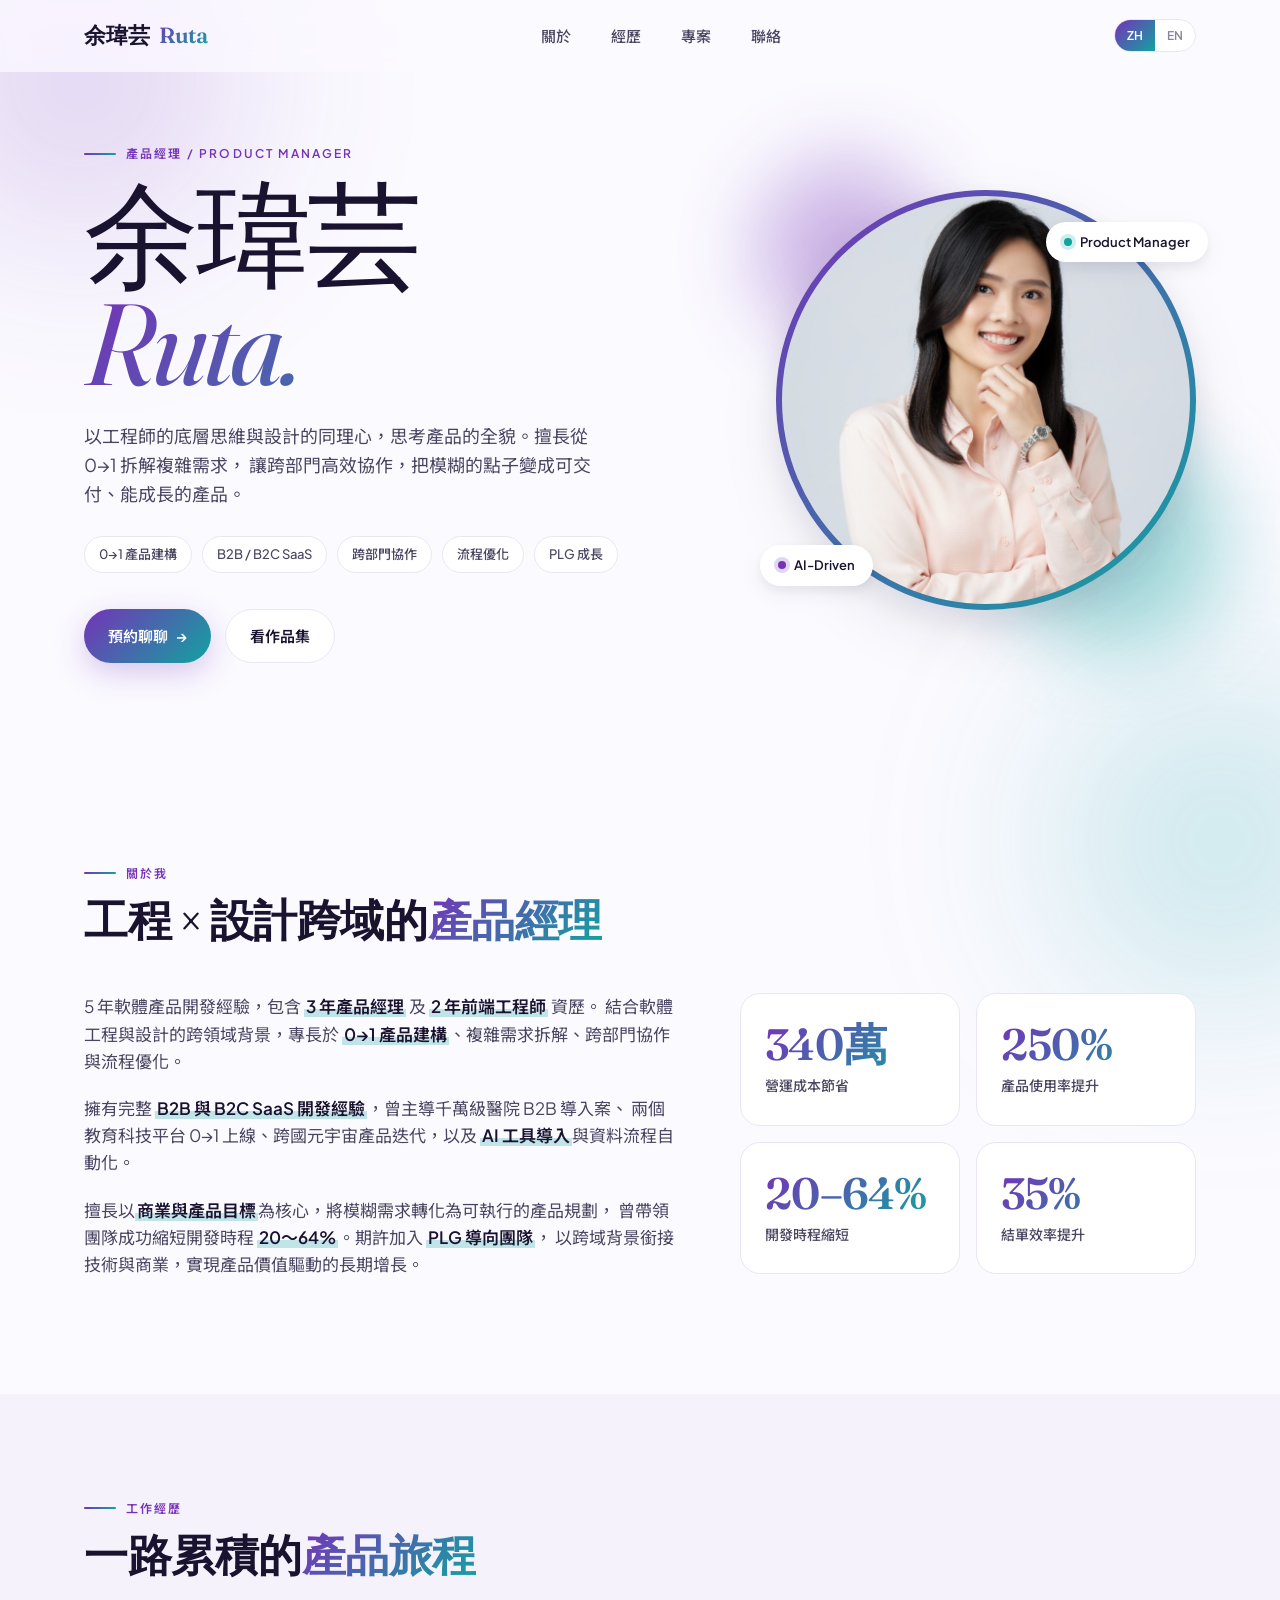
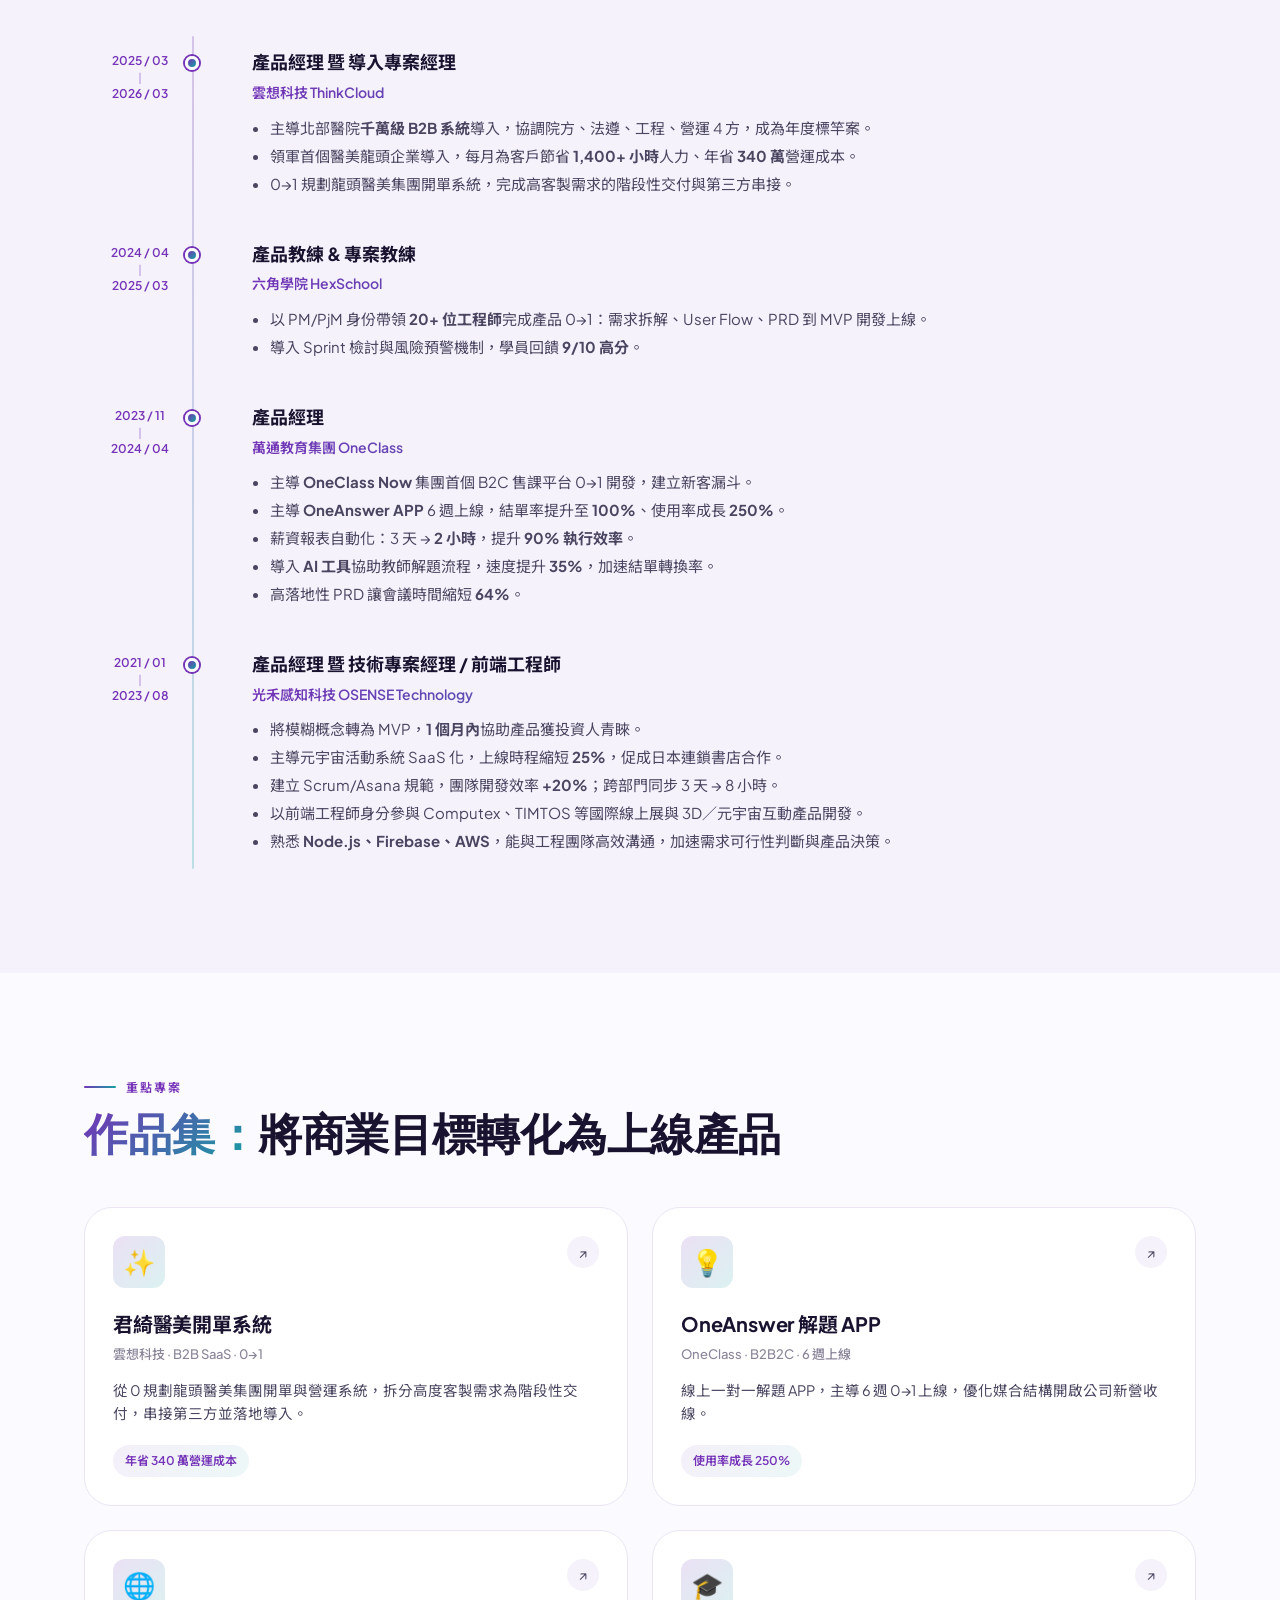
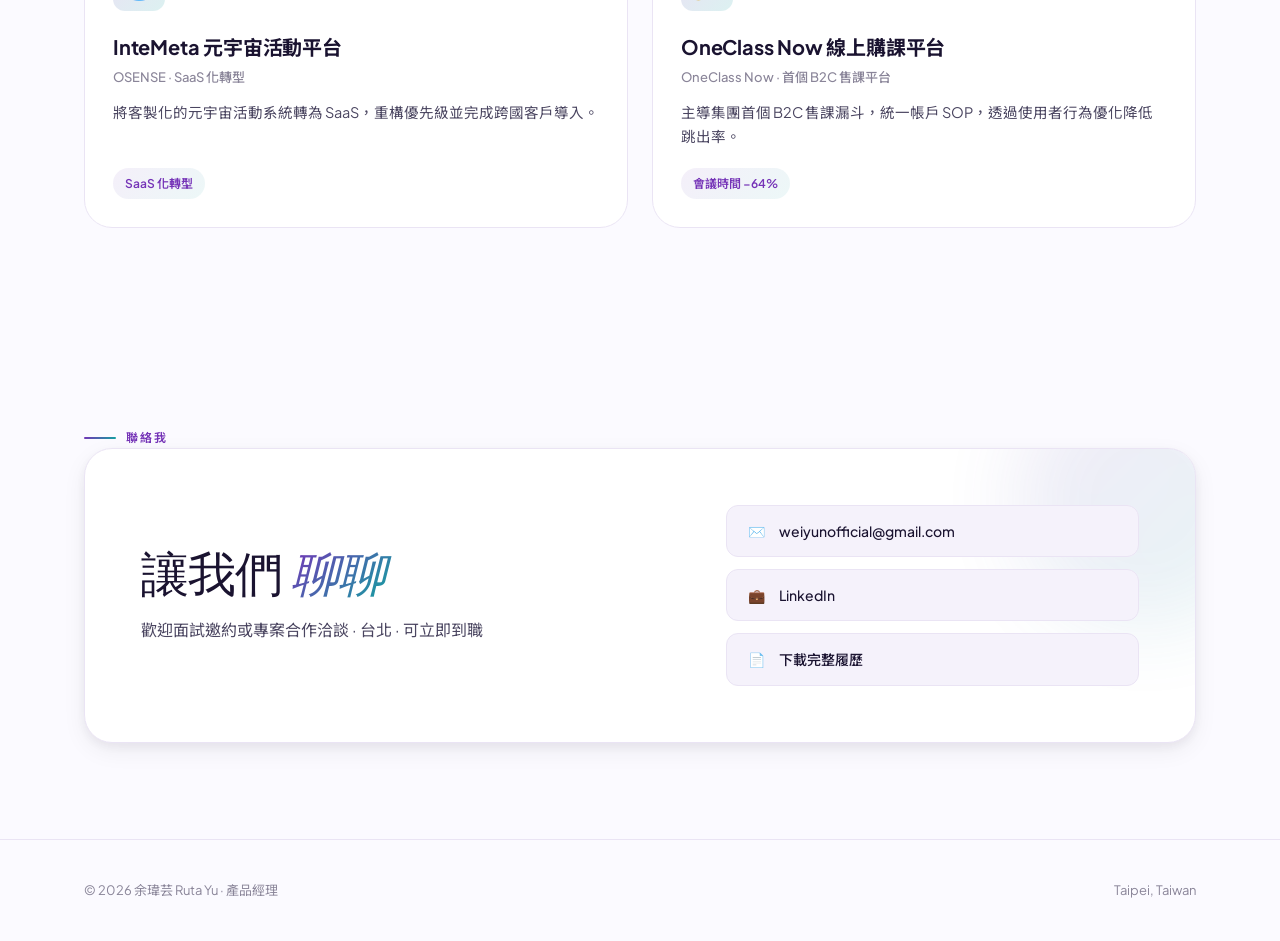
<file: weiyun-site/index.html>
<!DOCTYPE html>
<html lang="zh-Hant" data-lang="zh">
<head>
  <meta charset="UTF-8" />
  <meta name="viewport" content="width=device-width, initial-scale=1" />
  <title>余瑋芸 Weiyun Yu · Product Manager Portfolio</title>
  <meta name="description" content="5 年軟體產品開發經驗的產品經理，專長 0→1 產品建構、B2B/B2C SaaS、跨部門協作與流程優化。" />
  <meta property="og:title" content="余瑋芸 Weiyun Yu · Product Manager Portfolio" />
  <meta property="og:description" content="工程 × 設計跨域的產品經理，擅長把模糊需求變成可交付的產品。" />
  <meta property="og:type" content="website" />

  <link rel="preconnect" href="https://fonts.googleapis.com" />
  <link rel="preconnect" href="https://fonts.gstatic.com" crossorigin />
  <link href="https://fonts.googleapis.com/css2?family=Fraunces:ital,opsz,wght@0,9..144,400;0,9..144,500;0,9..144,600;1,9..144,400;1,9..144,500&family=Plus+Jakarta+Sans:wght@400;500;600;700&family=Noto+Sans+TC:wght@400;500;600;700&display=swap" rel="stylesheet" />
  <link rel="stylesheet" href="assets/styles.css" />
</head>
<body>

  <!-- ============ NAV ============ -->
  <header class="nav">
    <div class="container nav__inner">
      <a href="#top" class="nav__logo">
        <span>余瑋芸</span>
        <span class="gradient-text">&nbsp;Ruta</span>
      </a>

      <nav class="nav__menu" aria-label="Primary">
        <a class="nav__link" href="#about" data-zh="關於" data-en="About">關於</a>
        <a class="nav__link" href="#experience" data-zh="經歷" data-en="Experience">經歷</a>
        <a class="nav__link" href="#projects" data-zh="專案" data-en="Projects">專案</a>
        <a class="nav__link" href="#contact" data-zh="聯絡" data-en="Contact">聯絡</a>
      </nav>

      <div class="nav__actions">
        <div class="lang-toggle" role="group" aria-label="Language">
          <button type="button" data-lang="zh" aria-pressed="true">ZH</button>
          <button type="button" data-lang="en" aria-pressed="false">EN</button>
        </div>
        <button type="button" class="nav__burger" aria-label="Menu" aria-expanded="false">
          <span></span>
        </button>
      </div>
    </div>
  </header>

  <main id="top">

    <!-- ============ HERO ============ -->
    <section class="hero">
      <div class="container hero__grid">
        <div class="reveal">
          <span class="eyebrow" data-zh="產品經理 / PRODUCT MANAGER" data-en="PRODUCT MANAGER">產品經理 / PRODUCT MANAGER</span>
          <h1 class="hero__title">
            <span class="given">余瑋芸</span>
            <span class="family">Ruta.</span>
          </h1>

          <p class="hero__tagline" data-i18n-show="zh">
            以工程師的底層思維與設計的同理心，思考產品的全貌。擅長從 0→1 拆解複雜需求，
            讓跨部門高效協作，把模糊的點子變成可交付、能成長的產品。
          </p>
          <p class="hero__tagline" data-i18n-show="en">
            Engineering-minded Product Manager with a designer's empathy.
            I turn fuzzy ideas into shippable products — from 0 → 1, across teams and domains.
          </p>

          <div class="chip-group hero__chips">
            <span class="chip" data-zh="0→1 產品建構" data-en="0 → 1 Product">0→1 產品建構</span>
            <span class="chip" data-zh="B2B / B2C SaaS" data-en="B2B / B2C SaaS">B2B / B2C SaaS</span>
            <span class="chip" data-zh="跨部門協作" data-en="Cross-team Collaboration">跨部門協作</span>
            <span class="chip" data-zh="流程優化" data-en="Process Optimization">流程優化</span>
            <span class="chip" data-zh="PLG 成長" data-en="Product-Led Growth">PLG 成長</span>
          </div>

          <div class="hero__ctas">
            <a class="btn btn--primary" href="#contact">
              <span data-zh="預約聊聊" data-en="Let's Chat">預約聊聊</span>
              <span aria-hidden="true">→</span>
            </a>
            <a class="btn btn--ghost" href="#projects" data-zh="看作品集" data-en="View Projects">看作品集</a>
          </div>
        </div>

        <div class="hero__photo reveal">
          <div class="hero__photo-inner">
            <img src="assets/images/profile.png" alt="余瑋芸 Weiyun Yu" />
          </div>
          <div class="hero__sticker">
            <span class="dot" aria-hidden="true"></span>
            <span data-zh="Product Manager" data-en="Product Manager">Product Manager</span>
          </div>
          <div class="hero__sticker hero__sticker--alt">
            <span class="dot" aria-hidden="true"></span>
            <span data-zh="AI-Driven" data-en="AI-Driven">AI-Driven</span>
          </div>
        </div>
      </div>
    </section>

    <!-- ============ ABOUT ============ -->
    <section class="section" id="about">
      <div class="container">
        <span class="eyebrow" data-zh="關於我" data-en="About Me">關於我</span>
        <h2 class="section-title" data-i18n-show="zh">
          工程 × 設計跨域的<span class="gradient-text">產品經理</span>
        </h2>
        <h2 class="section-title" data-i18n-show="en">
          A Product Manager <span class="gradient-text">bridging code & craft</span>
        </h2>

        <div class="about__grid">
          <div class="about__text reveal">
            <div data-i18n-show="zh">
              <p>
                5 年軟體產品開發經驗，包含 <strong>3 年產品經理</strong> 及 <strong>2 年前端工程師</strong> 資歷。
                結合軟體工程與設計的跨領域背景，專長於 <strong>0→1 產品建構</strong>、複雜需求拆解、跨部門協作與流程優化。
              </p>
              <p>
                擁有完整 <strong>B2B 與 B2C SaaS 開發經驗</strong>，曾主導千萬級醫院 B2B 導入案、
                兩個教育科技平台 0→1 上線、跨國元宇宙產品迭代，以及 <strong>AI 工具導入</strong>與資料流程自動化。
              </p>
              <p>
                擅長以<strong>商業與產品目標</strong>為核心，將模糊需求轉化為可執行的產品規劃，
                曾帶領團隊成功縮短開發時程 <strong>20～64%</strong>。期許加入 <strong>PLG 導向團隊</strong>，
                以跨域背景銜接技術與商業，實現產品價值驅動的長期增長。
              </p>
            </div>
            <div data-i18n-show="en">
              <p>
                5 years of software product experience — <strong>3 years as a PM</strong> and
                <strong>2 years as a frontend engineer</strong>. I blend an engineering mindset with
                a designer's eye to drive <strong>0 → 1 builds</strong>, untangle complex requirements,
                and keep cross-functional teams moving.
              </p>
              <p>
                I've shipped both B2B and B2C SaaS — leading a <strong>multi-million-dollar hospital B2B rollout</strong>,
                launching two EdTech platforms from scratch, iterating on a cross-border metaverse product,
                and automating data pipelines with AI tooling.
              </p>
              <p>
                I anchor decisions on <strong>business & product outcomes</strong>, translating fuzzy goals
                into executable roadmaps — cutting dev cycles by <strong>20–64%</strong> in the process.
                Next, I'm looking to join a PLG-minded team where I can bridge tech and commercial strategy.
              </p>
            </div>
          </div>

          <div class="stats-grid reveal">
            <div class="stat-card">
              <div class="stat-card__num" data-zh="340萬" data-en="NT$3.4M">340萬</div>
              <div class="stat-card__label" data-zh="營運成本節省" data-en="Ops cost saved">營運成本節省</div>
            </div>
            <div class="stat-card">
              <div class="stat-card__num" data-zh="250%" data-en="250%">250%</div>
              <div class="stat-card__label" data-zh="產品使用率提升" data-en="Product usage growth">產品使用率提升</div>
            </div>
            <div class="stat-card">
              <div class="stat-card__num">20–64%</div>
              <div class="stat-card__label" data-zh="開發時程縮短" data-en="Dev cycle reduced">開發時程縮短</div>
            </div>
            <div class="stat-card">
              <div class="stat-card__num" data-zh="35%" data-en="35%">35%</div>
              <div class="stat-card__label" data-zh="結單效率提升" data-en="Deal closure lift">結單效率提升</div>
            </div>
          </div>
        </div>
      </div>
    </section>

    <!-- ============ EXPERIENCE ============ -->
    <section class="section section--alt" id="experience">
      <div class="container">
        <span class="eyebrow" data-zh="工作經歷" data-en="Experience">工作經歷</span>
        <h2 class="section-title" data-i18n-show="zh">一路累積的<span class="gradient-text">產品旅程</span></h2>
        <h2 class="section-title" data-i18n-show="en">The <span class="gradient-text">product journey</span> so far</h2>

        <div class="timeline reveal">

          <article class="t-item">
            <div class="t-item__when">
              <span data-zh="2025 / 03" data-en="Mar 2025">2025 / 03</span>
              <span class="t-item__when-sep" aria-hidden="true">|</span>
              <span data-zh="2026 / 03" data-en="Mar 2026">2026 / 03</span>
            </div>
            <div class="t-item__dot"></div>
            <div class="t-item__body">
              <h3 class="t-item__role" data-zh="產品經理 暨 導入專案經理" data-en="Product Manager & Implementation PM">產品經理 暨 導入專案經理</h3>
              <p class="t-item__org">雲想科技 ThinkCloud</p>
              <div class="t-item__desc" data-i18n-show="zh">
                <ul>
                  <li>主導北部醫院<strong>千萬級 B2B 系統</strong>導入，協調院方、法遵、工程、營運 4 方，成為年度標竿案。</li>
                  <li>領軍首個醫美龍頭企業導入，每月為客戶節省 <strong>1,400+ 小時</strong>人力、年省 <strong>340 萬</strong>營運成本。</li>
                  <li>0→1 規劃龍頭醫美集團開單系統，完成高客製需求的階段性交付與第三方串接。</li>
                </ul>
              </div>
              <div class="t-item__desc" data-i18n-show="en">
                <ul>
                  <li>Led a <strong>multi-million-dollar hospital B2B rollout</strong>, aligning 4 stakeholder groups — became the company's flagship case.</li>
                  <li>Spearheaded the first med-aesthetics enterprise deployment — saving the client <strong>1,400+ hours/month</strong> and <strong>~NT$3.4M/year</strong>.</li>
                  <li>Shaped a 0 → 1 order-management system for a leading aesthetics group, delivering highly customised requirements in phases.</li>
                </ul>
              </div>
            </div>
          </article>

          <article class="t-item">
            <div class="t-item__when">
              <span data-zh="2024 / 04" data-en="Apr 2024">2024 / 04</span>
              <span class="t-item__when-sep" aria-hidden="true">|</span>
              <span data-zh="2025 / 03" data-en="Mar 2025">2025 / 03</span>
            </div>
            <div class="t-item__dot"></div>
            <div class="t-item__body">
              <h3 class="t-item__role" data-zh="產品教練 & 專案教練" data-en="Product & Project Coach">產品教練 & 專案教練</h3>
              <p class="t-item__org">六角學院 HexSchool</p>
              <div class="t-item__desc" data-i18n-show="zh">
                <ul>
                  <li>以 PM/PjM 身份帶領 <strong>20+ 位工程師</strong>完成產品 0→1：需求拆解、User Flow、PRD 到 MVP 開發上線。</li>
                  <li>導入 Sprint 檢討與風險預警機制，學員回饋 <strong>9/10 高分</strong>。</li>
                </ul>
              </div>
              <div class="t-item__desc" data-i18n-show="en">
                <ul>
                  <li>Mentored <strong>20+ engineers</strong> through a full 0 → 1 build — requirements breakdown, user flows, PRDs, MVP scoping.</li>
                  <li>Introduced sprint retrospectives & risk-alert rituals, scoring <strong>9 / 10</strong> in learner feedback.</li>
                </ul>
              </div>
            </div>
          </article>

          <article class="t-item">
            <div class="t-item__when">
              <span data-zh="2023 / 11" data-en="Nov 2023">2023 / 11</span>
              <span class="t-item__when-sep" aria-hidden="true">|</span>
              <span data-zh="2024 / 04" data-en="Apr 2024">2024 / 04</span>
            </div>
            <div class="t-item__dot"></div>
            <div class="t-item__body">
              <h3 class="t-item__role" data-zh="產品經理" data-en="Product Manager">產品經理</h3>
              <p class="t-item__org">萬通教育集團 OneClass</p>
              <div class="t-item__desc" data-i18n-show="zh">
                <ul>
                  <li>主導 <strong>OneClass Now</strong> 集團首個 B2C 售課平台 0→1 開發，建立新客漏斗。</li>
                  <li>主導 <strong>OneAnswer APP</strong> 6 週上線，結單率提升至 <strong>100%</strong>、使用率成長 <strong>250%</strong>。</li>
                  <li>薪資報表自動化：3 天 → <strong>2 小時</strong>，提升 <strong>90% 執行效率</strong>。</li>
                  <li>導入 <strong>AI 工具</strong>協助教師解題流程，速度提升 <strong>35%</strong>，加速結單轉換率。</li>
                  <li>高落地性 PRD 讓會議時間縮短 <strong>64%</strong>。</li>
                </ul>
              </div>
              <div class="t-item__desc" data-i18n-show="en">
                <ul>
                  <li>Shipped <strong>OneClass Now</strong> 0 → 1, the group's first B2C course-sales platform — a new acquisition funnel.</li>
                  <li>Launched <strong>OneAnswer APP</strong> in 6 weeks. Deal closure reached <strong>100%</strong>, weekly usage <strong>+250%</strong>.</li>
                  <li>Automated payroll reporting: 3 days → <strong>2 hours</strong>, lifting throughput by <strong>90%</strong>.</li>
                  <li>Introduced <strong>AI tooling</strong> to tutors — <strong>35%</strong> faster answers, accelerating deal conversion.</li>
                  <li>Ship-ready PRDs cut meeting time by <strong>64%</strong>.</li>
                </ul>
              </div>
            </div>
          </article>

          <article class="t-item">
            <div class="t-item__when">
              <span data-zh="2021 / 01" data-en="Jan 2021">2021 / 01</span>
              <span class="t-item__when-sep" aria-hidden="true">|</span>
              <span data-zh="2023 / 08" data-en="Aug 2023">2023 / 08</span>
            </div>
            <div class="t-item__dot"></div>
            <div class="t-item__body">
              <h3 class="t-item__role" data-zh="產品經理 暨 技術專案經理 / 前端工程師" data-en="Product Manager / Technical PM / Frontend Engineer">產品經理 暨 技術專案經理 / 前端工程師</h3>
              <p class="t-item__org">光禾感知科技 OSENSE Technology</p>
              <div class="t-item__desc" data-i18n-show="zh">
                <ul>
                  <li>將模糊概念轉為 MVP，<strong>1 個月內</strong>協助產品獲投資人青睞。</li>
                  <li>主導元宇宙活動系統 SaaS 化，上線時程縮短 <strong>25%</strong>，促成日本連鎖書店合作。</li>
                  <li>建立 Scrum/Asana 規範，團隊開發效率 <strong>+20%</strong>；跨部門同步 3 天 → 8 小時。</li>
                  <li>以前端工程師身分參與 Computex、TIMTOS 等國際線上展與 3D／元宇宙互動產品開發。</li>
                  <li>熟悉 <strong>Node.js、Firebase、AWS</strong>，能與工程團隊高效溝通，加速需求可行性判斷與產品決策。</li>
                </ul>
              </div>
              <div class="t-item__desc" data-i18n-show="en">
                <ul>
                  <li>Turned a vague concept into an MVP that won investor buy-in within <strong>1 month</strong>.</li>
                  <li>Led the SaaS transformation of a metaverse event platform — launch time cut by <strong>25%</strong>, unlocking a partnership with a major Japanese bookstore chain.</li>
                  <li>Standardised Scrum + Asana rituals: team throughput <strong>+20%</strong>; cross-team sync 3 days → 8 hours.</li>
                  <li>Shipped 3D / metaverse experiences at Computex & TIMTOS as a frontend engineer.</li>
                  <li>Comfortable with <strong>Node.js, Firebase & AWS</strong> — engineering fluency speeds up feasibility calls and product decisions.</li>
                </ul>
              </div>
            </div>
          </article>

        </div>
      </div>
    </section>

    <!-- ============ PROJECTS ============ -->
    <section class="section" id="projects">
      <div class="container">
        <span class="eyebrow" data-zh="重點專案" data-en="Featured Projects">重點專案</span>
        <h2 class="section-title" data-i18n-show="zh"><span class="gradient-text">作品集：</span>將商業目標轉化為上線產品</h2>
        <h2 class="section-title" data-i18n-show="en"><span class="gradient-text">Portfolio:</span> turning business goals into shipped products</h2>

        <div class="projects-grid reveal">

          <a class="p-card" href="projects/jingchi/index.html" target="_blank" rel="noopener">
            <span class="p-card__arrow" aria-hidden="true">↗</span>
            <div class="p-card__icon">✨</div>
            <h3 class="p-card__title" data-zh="君綺醫美開單系統" data-en="Jingchi POS System">君綺醫美開單系統</h3>
            <p class="p-card__org" data-zh="雲想科技 · B2B SaaS · 0→1" data-en="ThinkCloud · B2B SaaS · 0 → 1">雲想科技 · B2B SaaS · 0→1</p>
            <p class="p-card__desc" data-zh="從 0 規劃龍頭醫美集團開單與營運系統，拆分高度客製需求為階段性交付，串接第三方並落地導入。" data-en="Scoped a 0 → 1 order & operations system for a leading aesthetics group — staged delivery of heavy customisation with third-party integrations.">從 0 規劃龍頭醫美集團開單與營運系統。</p>
            <span class="p-card__badge" data-zh="年省 340 萬營運成本" data-en="~NT$3.4M/yr saved">年省 340 萬營運成本</span>
          </a>

          <a class="p-card" href="projects/oneanswer/index.html" target="_blank" rel="noopener">
            <span class="p-card__arrow" aria-hidden="true">↗</span>
            <div class="p-card__icon">💡</div>
            <h3 class="p-card__title" data-zh="OneAnswer 解題 APP" data-en="OneAnswer Tutoring APP">OneAnswer 解題 APP</h3>
            <p class="p-card__org" data-zh="OneClass · B2B2C · 6 週上線" data-en="OneClass · B2B2C · 6-week launch">OneClass · B2B2C · 6 週上線</p>
            <p class="p-card__desc" data-zh="線上一對一解題 APP，主導 6 週 0→1 上線，優化媒合結構開啟公司新營收線。" data-en="A 1-on-1 online tutoring app — shipped 0 → 1 in 6 weeks, optimised matching to unlock a brand-new revenue line.">線上一對一解題 APP，6 週 0→1 上線。</p>
            <span class="p-card__badge" data-zh="使用率成長 250%" data-en="Usage +250%">使用率成長 250%</span>
          </a>

          <a class="p-card" href="projects/intemeta/index.html" target="_blank" rel="noopener">
            <span class="p-card__arrow" aria-hidden="true">↗</span>
            <div class="p-card__icon">🌐</div>
            <h3 class="p-card__title" data-zh="InteMeta 元宇宙活動平台" data-en="InteMeta · Metaverse Events">InteMeta 元宇宙活動平台</h3>
            <p class="p-card__org" data-zh="OSENSE · SaaS 化轉型" data-en="OSENSE · SaaS transformation">OSENSE · SaaS 化轉型</p>
            <p class="p-card__desc" data-zh="將客製化的元宇宙活動系統轉為 SaaS，重構優先級並完成跨國客戶導入。" data-en="Turned a bespoke metaverse event system into a SaaS — re-prioritised scope and delivered to a cross-border client.">將元宇宙活動系統轉為 SaaS 化產品。</p>
            <span class="p-card__badge" data-zh="SaaS 化轉型" data-en="SaaS transformation">SaaS 化轉型</span>
          </a>

          <a class="p-card" href="projects/oneclassnow/index.html" target="_blank" rel="noopener">
            <span class="p-card__arrow" aria-hidden="true">↗</span>
            <div class="p-card__icon">🎓</div>
            <h3 class="p-card__title" data-zh="OneClass Now 線上購課平台" data-en="OneClass Now · Course Marketplace">OneClass Now 線上購課平台</h3>
            <p class="p-card__org" data-zh="OneClass Now · 首個 B2C 售課平台" data-en="OneClass Now · First B2C sales platform">OneClass Now · 首個 B2C 售課平台</p>
            <p class="p-card__desc" data-zh="主導集團首個 B2C 售課漏斗，統一帳戶 SOP，透過使用者行為優化降低跳出率。" data-en="Led the group's first B2C course funnel — standardised account SOP, optimised behaviour-driven UX to lower bounce.">集團首個 B2C 售課平台，建立引流漏斗。</p>
            <span class="p-card__badge" data-zh="會議時間 −64%" data-en="Meeting time −64%">會議時間 −64%</span>
          </a>

        </div>
      </div>
    </section>

    <!-- ============ CONTACT ============ -->
    <section class="section" id="contact">
      <div class="container">
        <span class="eyebrow" data-zh="聯絡我" data-en="Contact">聯絡我</span>
        <div class="contact-card reveal">
          <div>
            <h2 data-i18n-show="zh">讓我們 <span class="hl">聊聊</span></h2>
            <h2 data-i18n-show="en">Let's <span class="hl">talk</span></h2>
            <p data-i18n-show="zh">歡迎面試邀約或專案合作洽談 · 台北 · 可立即到職</p>
            <p data-i18n-show="en">Open to interviews & collaborations · based in Taipei · ready to start</p>
          </div>
          <div class="contact-links">
            <a class="contact-link" href="mailto:weiyunofficial@gmail.com">
              <span class="contact-link__icon" aria-hidden="true">✉️</span>
              <span>weiyunofficial@gmail.com</span>
            </a>
            <a class="contact-link" href="https://www.linkedin.com/in/wei-yun-yu-075400172/" target="_blank" rel="noopener noreferrer">
              <span class="contact-link__icon" aria-hidden="true">💼</span>
              <span>LinkedIn</span>
            </a>
            <a class="contact-link" href="assets/resume.pdf" download>
              <span class="contact-link__icon" aria-hidden="true">📄</span>
              <span data-zh="下載完整履歷" data-en="Download Resume">下載完整履歷</span>
            </a>
          </div>
        </div>
      </div>
    </section>

  </main>

  <!-- ============ FOOTER ============ -->
  <footer class="footer">
    <div class="container footer__inner">
      <div>
        <span>© <span data-year>2026</span> 余瑋芸 Ruta Yu · </span>
        <span data-zh="產品經理" data-en="Product Manager">產品經理</span>
      </div>
      <div>Taipei, Taiwan</div>
    </div>
  </footer>

  <script src="assets/main.js"></script>
</body>
</html>
</file>
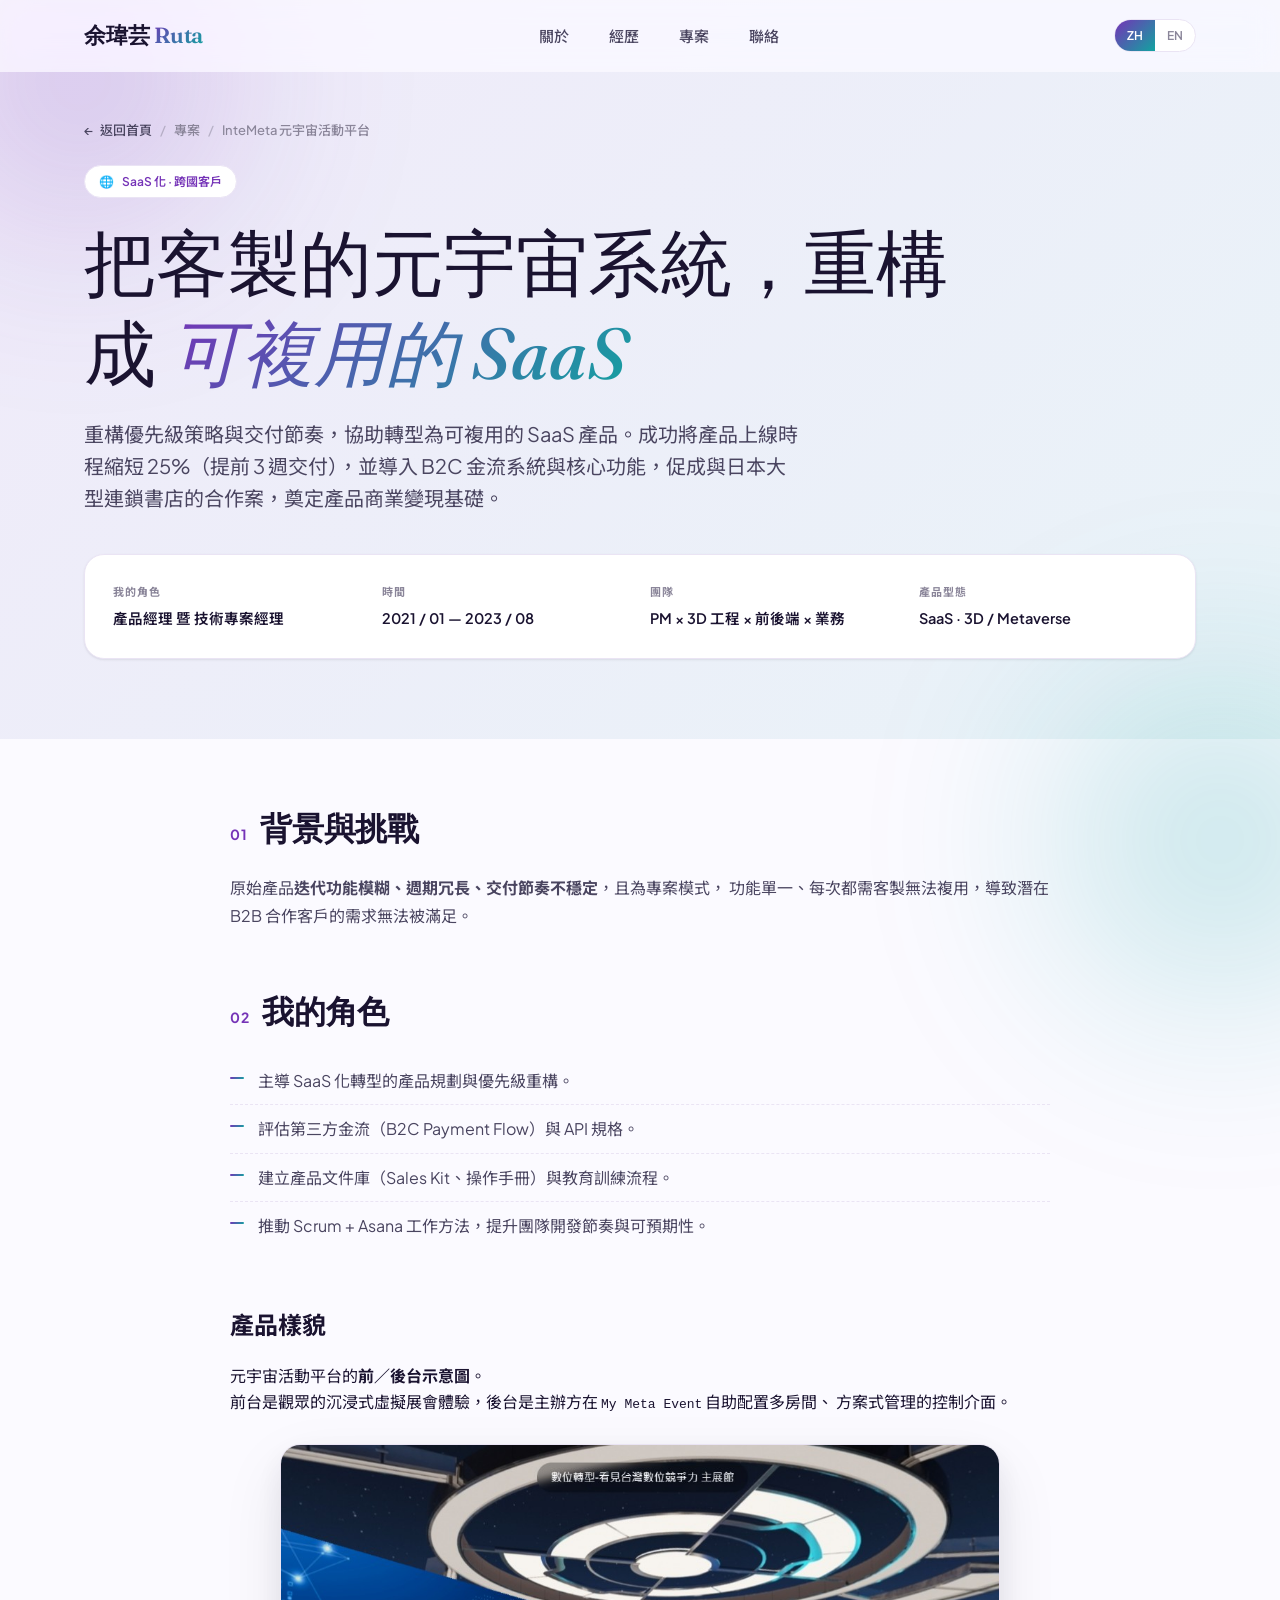
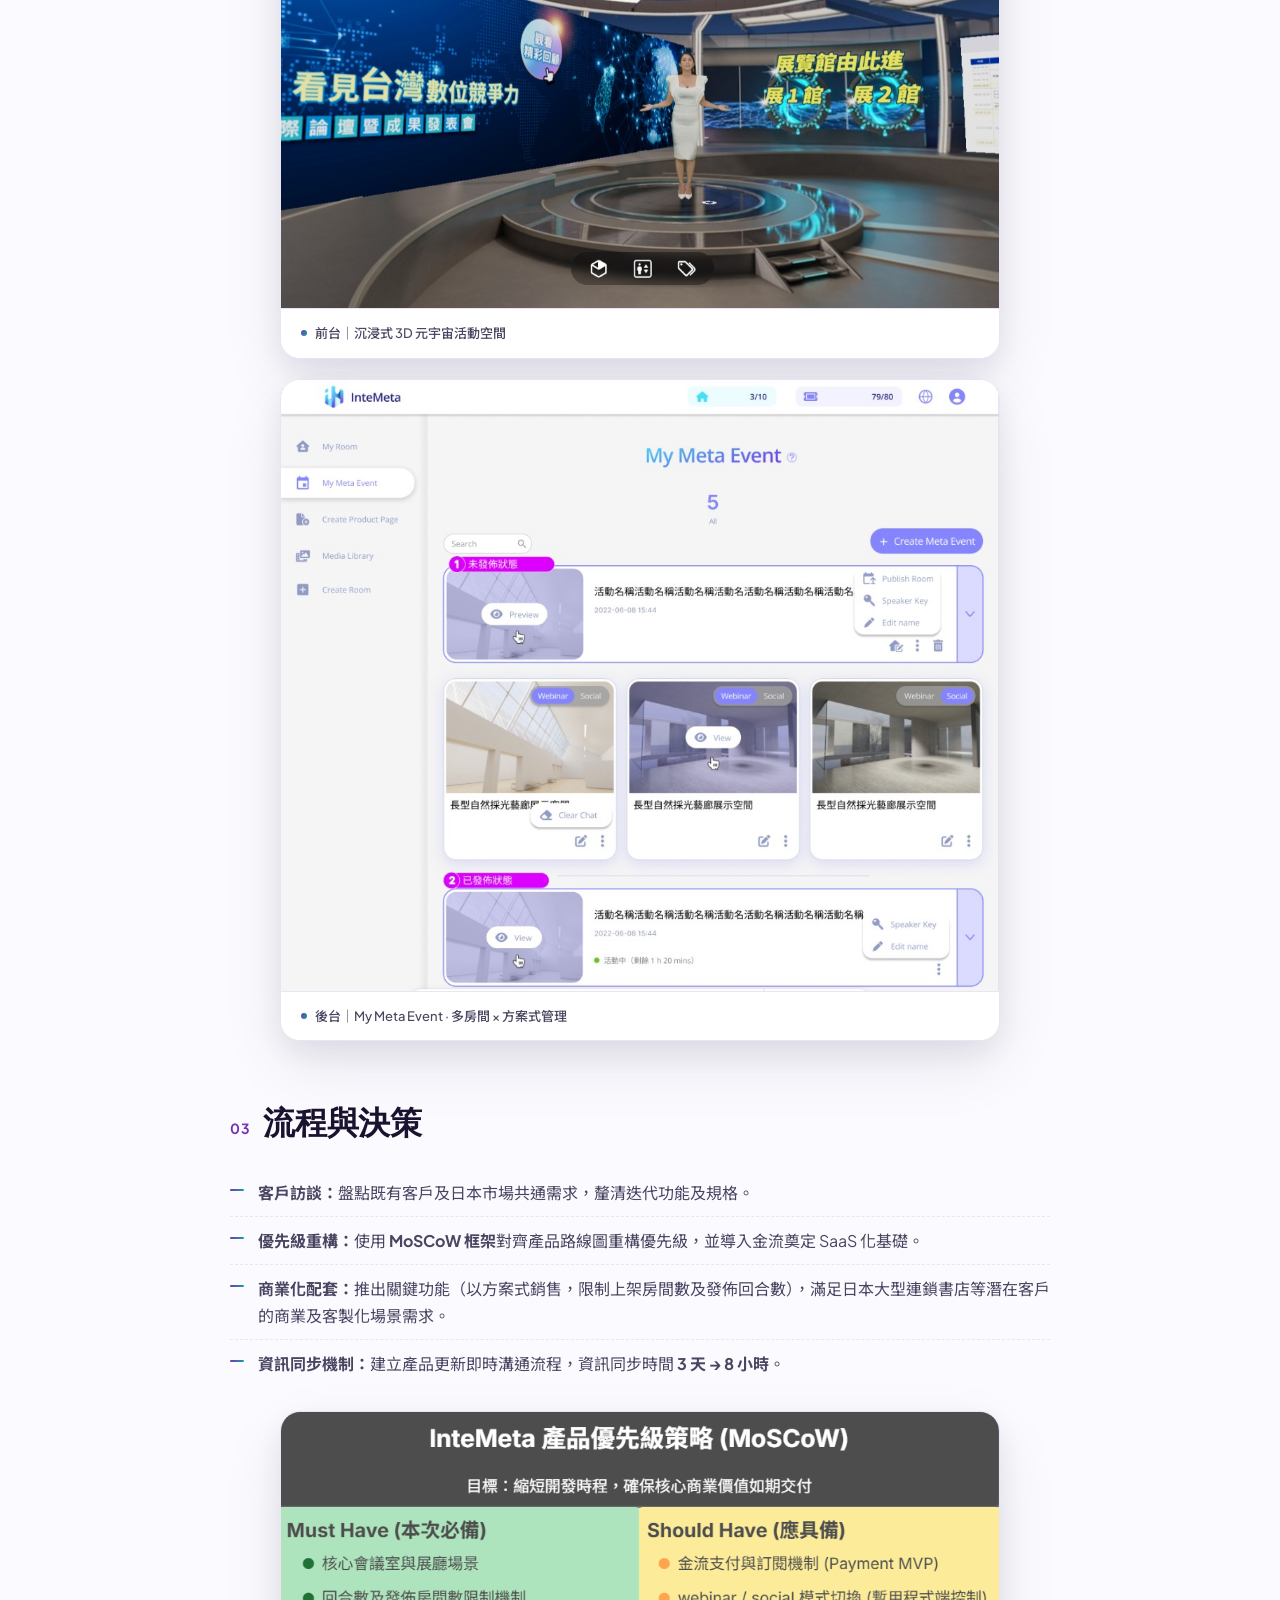
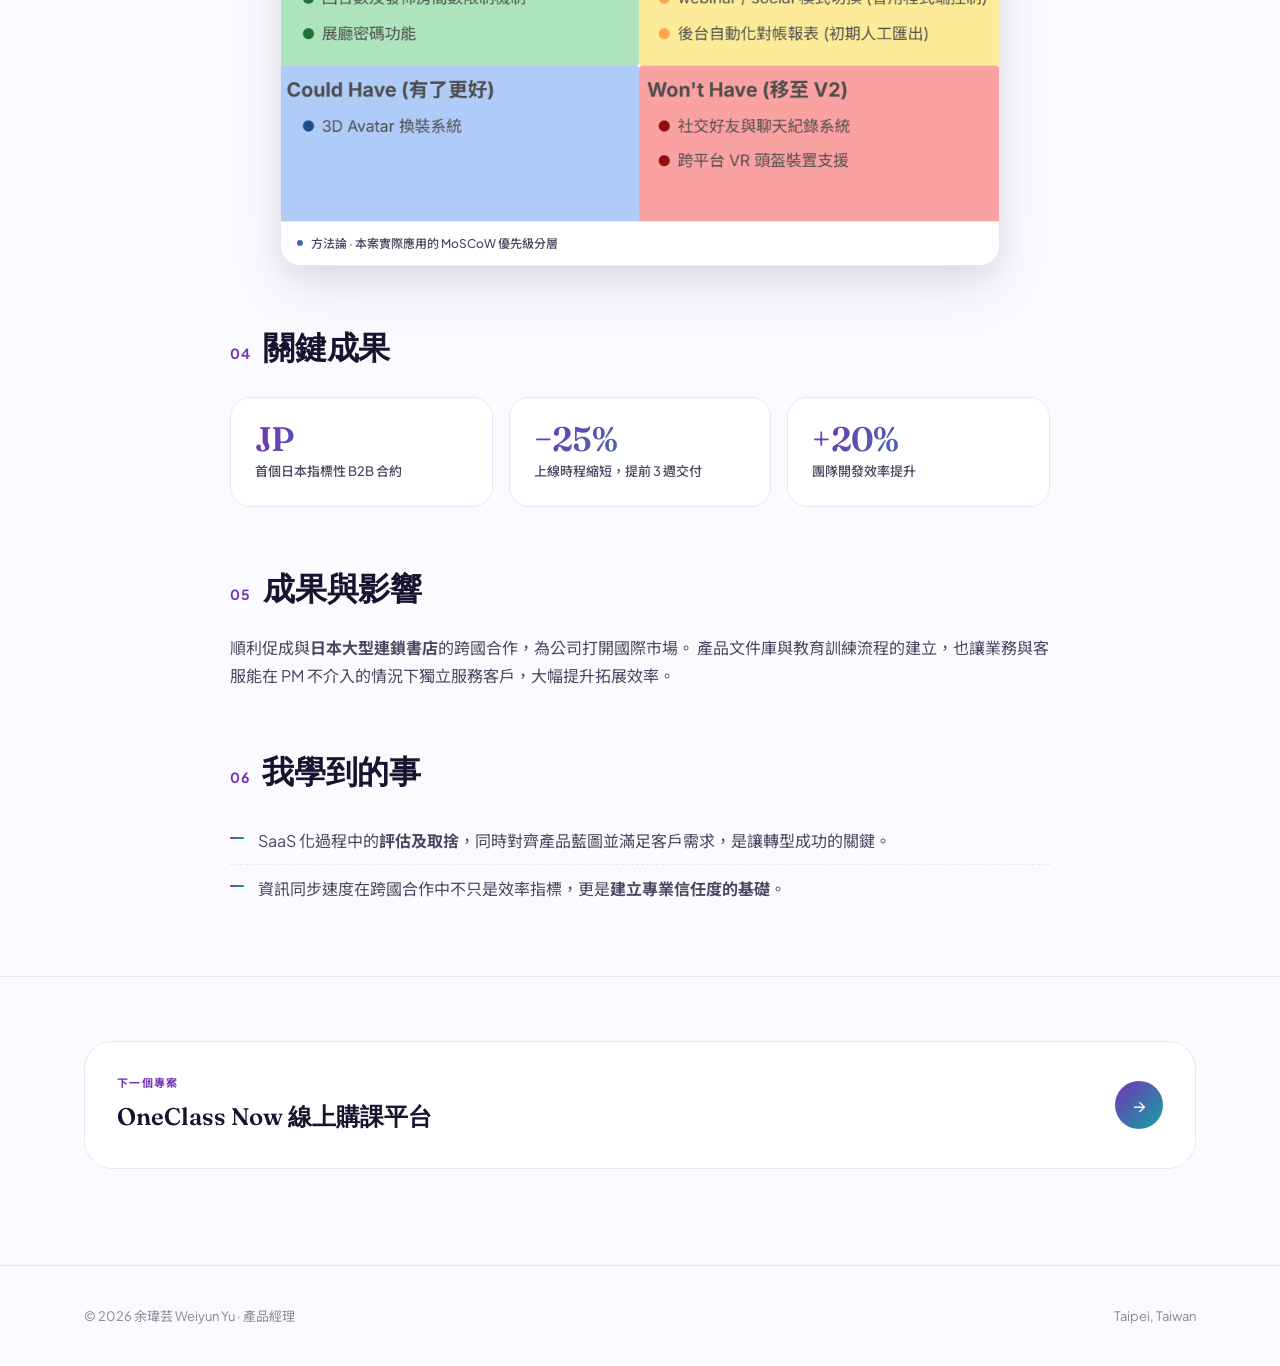
<file: weiyun-site/projects/intemeta/index.html>
<!DOCTYPE html>
<html lang="zh-Hant" data-lang="zh">
<head>
  <meta charset="UTF-8" />
  <meta name="viewport" content="width=device-width, initial-scale=1" />
  <title>InteMeta 元宇宙活動平台 · Weiyun Yu</title>
  <meta name="description" content="OSENSE Technology：將客製化的元宇宙活動系統 SaaS 化，上線時程縮短 25%，促成日本大型連鎖書店合作。" />

  <link rel="preconnect" href="https://fonts.googleapis.com" />
  <link rel="preconnect" href="https://fonts.gstatic.com" crossorigin />
  <link href="https://fonts.googleapis.com/css2?family=Fraunces:ital,opsz,wght@0,9..144,400;0,9..144,500;0,9..144,600;1,9..144,400;1,9..144,500&family=Plus+Jakarta+Sans:wght@400;500;600;700&family=Noto+Sans+TC:wght@400;500;600;700&display=swap" rel="stylesheet" />
  <link rel="stylesheet" href="../../assets/styles.css" />
  <link rel="stylesheet" href="../../assets/project.css" />
</head>
<body>

  <header class="nav">
    <div class="container nav__inner">
      <a href="../../index.html" class="nav__logo">
        <span>余瑋芸</span><span class="gradient-text">&nbsp;Ruta</span>
      </a>
      <nav class="nav__menu" aria-label="Primary">
        <a class="nav__link" href="../../index.html#about" data-zh="關於" data-en="About">關於</a>
        <a class="nav__link" href="../../index.html#experience" data-zh="經歷" data-en="Experience">經歷</a>
        <a class="nav__link" href="../../index.html#projects" data-zh="專案" data-en="Projects">專案</a>
        <a class="nav__link" href="../../index.html#contact" data-zh="聯絡" data-en="Contact">聯絡</a>
      </nav>
      <div class="nav__actions">
        <div class="lang-toggle" role="group" aria-label="Language">
          <button type="button" data-lang="zh" aria-pressed="true">ZH</button>
          <button type="button" data-lang="en" aria-pressed="false">EN</button>
        </div>
        <button type="button" class="nav__burger" aria-label="Menu" aria-expanded="false"><span></span></button>
      </div>
    </div>
  </header>

  <main>

    <section class="pp-hero">
      <div class="container">
        <div class="breadcrumb">
          <a href="../../index.html"><span aria-hidden="true">←</span> <span data-zh="返回首頁" data-en="Home">返回首頁</span></a>
          <span class="sep">/</span>
          <span data-zh="專案" data-en="Projects">專案</span>
          <span class="sep">/</span>
          <span data-zh="InteMeta 元宇宙活動平台" data-en="InteMeta">InteMeta 元宇宙活動平台</span>
        </div>

        <span class="pp-hero__tag">
          <span aria-hidden="true">🌐</span>
          <span data-zh="SaaS 化 · 跨國客戶" data-en="SaaS-ization · Cross-border">SaaS 化 · 跨國客戶</span>
        </span>

        <h1 class="pp-hero__title" data-i18n-show="zh">
          把客製的元宇宙系統，重構成 <em>可複用的 SaaS</em>
        </h1>
        <h1 class="pp-hero__title" data-i18n-show="en">
          Turning a bespoke metaverse system into a <em>repeatable SaaS</em>
        </h1>

        <p class="pp-hero__lede" data-i18n-show="zh">
          重構優先級策略與交付節奏，協助轉型為可複用的 SaaS 產品。成功將產品上線時程縮短
          25%（提前 3 週交付），並導入 B2C 金流系統與核心功能，促成與日本大型連鎖書店的合作案，奠定產品商業變現基礎。
        </p>
        <p class="pp-hero__lede" data-i18n-show="en">
          Refactored the prioritisation strategy and delivery rhythm to turn the system into a reusable SaaS. Cut launch time by
          25% (shipped 3 weeks early), rolled out a B2C payment flow with the core feature set, and unlocked a partnership with
          a major Japanese bookstore chain — laying the foundation for product monetisation.
        </p>

        <dl class="pp-meta">
          <div class="pp-meta__item">
            <dt data-zh="我的角色" data-en="Role">我的角色</dt>
            <dd data-zh="產品經理 暨 技術專案經理" data-en="PM & Technical PM">產品經理 暨 技術專案經理</dd>
          </div>
          <div class="pp-meta__item">
            <dt data-zh="時間" data-en="Timeline">時間</dt>
            <dd data-zh="2021 / 01 — 2023 / 08" data-en="Jan 2021 — Aug 2023">2021 / 01 — 2023 / 08</dd>
          </div>
          <div class="pp-meta__item">
            <dt data-zh="團隊" data-en="Team">團隊</dt>
            <dd data-zh="PM × 3D 工程 × 前後端 × 業務" data-en="PM × 3D Eng × Fullstack × Sales">PM × 3D 工程 × 前後端 × 業務</dd>
          </div>
          <div class="pp-meta__item">
            <dt data-zh="產品型態" data-en="Type">產品型態</dt>
            <dd data-zh="SaaS · 3D / Metaverse" data-en="SaaS · 3D / Metaverse">SaaS · 3D / Metaverse</dd>
          </div>
        </dl>
      </div>
    </section>

    <section class="pp-body">
      <div class="container">

        <div class="pp-section reveal">
          <h2 data-num="01"><span data-zh="背景與挑戰" data-en="Context & Challenge">背景與挑戰</span></h2>
          <p data-i18n-show="zh">
            原始產品<strong>迭代功能模糊、週期冗長、交付節奏不穩定</strong>，且為專案模式，
            功能單一、每次都需客製無法複用，導致潛在 B2B 合作客戶的需求無法被滿足。
          </p>
          <p data-i18n-show="en">
            The original product suffered from <strong>fuzzy iteration scope, long cycles and unstable delivery rhythm</strong> —
            and as a project-based build, every client required custom forks with no reuse, leaving prospective B2B partners'
            needs unmet.
          </p>
        </div>

        <div class="pp-section reveal">
          <h2 data-num="02"><span data-zh="我的角色" data-en="My Role">我的角色</span></h2>
          <ul data-i18n-show="zh">
            <li>主導 SaaS 化轉型的產品規劃與優先級重構。</li>
            <li>評估第三方金流（B2C Payment Flow）與 API 規格。</li>
            <li>建立產品文件庫（Sales Kit、操作手冊）與教育訓練流程。</li>
            <li>推動 Scrum + Asana 工作方法，提升團隊開發節奏與可預期性。</li>
          </ul>
          <ul data-i18n-show="en">
            <li>Owned the SaaS-ization roadmap and re-prioritised scope.</li>
            <li>Vetted third-party payment providers and designed the B2C payment flow & API contract.</li>
            <li>Built the product knowledge base — sales kits, ops playbooks and enablement training.</li>
            <li>Introduced Scrum + Asana rituals to give the team a predictable rhythm.</li>
          </ul>
        </div>

        <div class="pp-showcase reveal">
          <div class="pp-showcase__intro">
            <h2><span data-zh="產品樣貌" data-en="Product Surface">產品樣貌</span></h2>
            <p data-i18n-show="zh">
              元宇宙活動平台的<strong>前／後台示意圖</strong>。<br>
              前台是觀眾的沉浸式虛擬展會體驗，後台是主辦方在 <code>My Meta Event</code> 自助配置多房間、
              方案式管理的控制介面。
            </p>
            <p data-i18n-show="en">
              A look at the metaverse event platform, <strong>front and back</strong>.<br>
              The front-end is the audience's immersive experience; the back-end is the <code>My Meta Event</code> console
              where admins self-serve multi-room tiered management.
            </p>
          </div>
          <div class="pp-showcase__stack">
            <figure class="pp-visual">
              <img src="images/frontend-event.png" alt="InteMeta 前台：3D 元宇宙活動主會場，虛擬主持人於舞台中央，背景為數位競爭力論壇投影"
                loading="lazy" decoding="async" />
              <figcaption>
                <span data-zh="前台｜沉浸式 3D 元宇宙活動空間" data-en="Front-end · immersive 3D event stage">前台｜沉浸式 3D 元宇宙活動空間</span>
              </figcaption>
            </figure>
            <figure class="pp-visual">
              <img src="images/admin-events.png" alt="InteMeta 後台：My Meta Event 介面，顯示未發佈／已發佈狀態的多個元宇宙房間管理"
                loading="lazy" decoding="async" />
              <figcaption>
                <span data-zh="後台｜My Meta Event · 多房間 × 方案式管理" data-en="Back-end · My Meta Event · multi-room & tiered management">後台｜My Meta Event · 多房間 × 方案式管理</span>
              </figcaption>
            </figure>
          </div>
        </div>

        <div class="pp-section reveal">
          <h2 data-num="03"><span data-zh="流程與決策" data-en="Process">流程與決策</span></h2>
          <ul data-i18n-show="zh">
            <li><strong>客戶訪談：</strong>盤點既有客戶及日本市場共通需求，釐清迭代功能及規格。</li>
            <li><strong>優先級重構：</strong>使用 <strong>MoSCoW 框架</strong>對齊產品路線圖重構優先級，並導入金流奠定 SaaS 化基礎。</li>
            <li><strong>商業化配套：</strong>推出關鍵功能（以方案式銷售，限制上架房間數及發佈回合數），滿足日本大型連鎖書店等潛在客戶的商業及客製化場景需求。</li>
            <li><strong>資訊同步機制：</strong>建立產品更新即時溝通流程，資訊同步時間 <strong>3 天 → 8 小時</strong>。</li>
          </ul>
          <ul data-i18n-show="en">
            <li><strong>Customer research:</strong> audited existing clients and the Japanese market for shared needs to clarify iteration scope and specs.</li>
            <li><strong>Reprioritisation:</strong> realigned the product roadmap with the <strong>MoSCoW framework</strong>; introduced payments to lay the SaaS foundation.</li>
            <li><strong>Monetisation:</strong> shipped tiered packaging (room-count & release-cycle limits) to serve commercial & customisation scenarios for partners like the Japanese bookstore chain.</li>
            <li><strong>Sync ritual:</strong> built a real-time update pipeline — info sync time <strong>3 days → 8 hours</strong>.</li>
          </ul>

          <figure class="pp-visual pp-visual--compact">
            <img src="images/moscow-framework.png" alt="MoSCoW 框架應用於 InteMeta 產品路線圖的優先級分層，四象限：Must Have、Should Have、Could Have、Won't Have"
              loading="lazy" decoding="async" />
            <figcaption>
              <span data-zh="方法論 · 本案實際應用的 MoSCoW 優先級分層" data-en="Methodology · Actual MoSCoW prioritisation on this project">方法論 · 本案實際應用的 MoSCoW 優先級分層</span>
            </figcaption>
          </figure>
        </div>

        <div class="pp-section reveal">
          <h2 data-num="04"><span data-zh="關鍵成果" data-en="Highlights">關鍵成果</span></h2>
          <div class="pp-highlights">
            <div class="pp-highlight">
              <div class="pp-highlight__num">JP</div>
              <div class="pp-highlight__label" data-zh="首個日本指標性 B2B 合約" data-en="First flagship Japan contract">首個日本指標性 B2B 合約</div>
            </div>
            <div class="pp-highlight">
              <div class="pp-highlight__num">−25%</div>
              <div class="pp-highlight__label" data-zh="上線時程縮短，提前 3 週交付" data-en="Launch time cut · 3 weeks early">上線時程縮短，提前 3 週交付</div>
            </div>
            <div class="pp-highlight">
              <div class="pp-highlight__num">+20%</div>
              <div class="pp-highlight__label" data-zh="團隊開發效率提升" data-en="Team throughput lift">團隊開發效率提升</div>
            </div>
          </div>
        </div>

        <div class="pp-section reveal">
          <h2 data-num="05"><span data-zh="成果與影響" data-en="Outcome">成果與影響</span></h2>
          <p data-i18n-show="zh">
            順利促成與<strong>日本大型連鎖書店</strong>的跨國合作，為公司打開國際市場。
            產品文件庫與教育訓練流程的建立，也讓業務與客服能在 PM 不介入的情況下獨立服務客戶，大幅提升拓展效率。
          </p>
          <p data-i18n-show="en">
            Landed a cross-border partnership with a <strong>major Japanese bookstore chain</strong>, opening up international markets.
            With the new product library and enablement in place, sales and CS could run customer engagements end-to-end without
            needing PM escalation — making growth truly scalable.
          </p>
        </div>

        <div class="pp-section reveal">
          <h2 data-num="06"><span data-zh="我學到的事" data-en="Learnings">我學到的事</span></h2>
          <ul data-i18n-show="zh">
            <li>SaaS 化過程中的<strong>評估及取捨</strong>，同時對齊產品藍圖並滿足客戶需求，是讓轉型成功的關鍵。</li>
            <li>資訊同步速度在跨國合作中不只是效率指標，更是<strong>建立專業信任度的基礎</strong>。</li>
          </ul>
          <ul data-i18n-show="en">
            <li>The key to a successful SaaS-ization lives in the <strong>trade-offs</strong> — aligning the product roadmap while still meeting real customer needs.</li>
            <li>In cross-border collaboration, sync speed isn't just an efficiency metric — it's the <strong>foundation of professional trust</strong>.</li>
          </ul>
        </div>

      </div>
    </section>

    <section class="pp-next">
      <div class="container">
        <a class="pp-next-card" href="../oneclassnow/index.html">
          <div>
            <div class="pp-next-card__label" data-zh="下一個專案" data-en="Next Project">下一個專案</div>
            <h3 class="pp-next-card__title" data-zh="OneClass Now 線上購課平台" data-en="OneClass Now · Course Marketplace">OneClass Now 線上購課平台</h3>
          </div>
          <div class="pp-next-card__arrow" aria-hidden="true">→</div>
        </a>
      </div>
    </section>

  </main>

  <footer class="footer">
    <div class="container footer__inner">
      <div>© <span data-year>2026</span> 余瑋芸 Weiyun Yu · <span data-zh="產品經理" data-en="Product Manager">產品經理</span></div>
      <div>Taipei, Taiwan</div>
    </div>
  </footer>

  <script src="../../assets/main.js"></script>
</body>
</html>
</file>
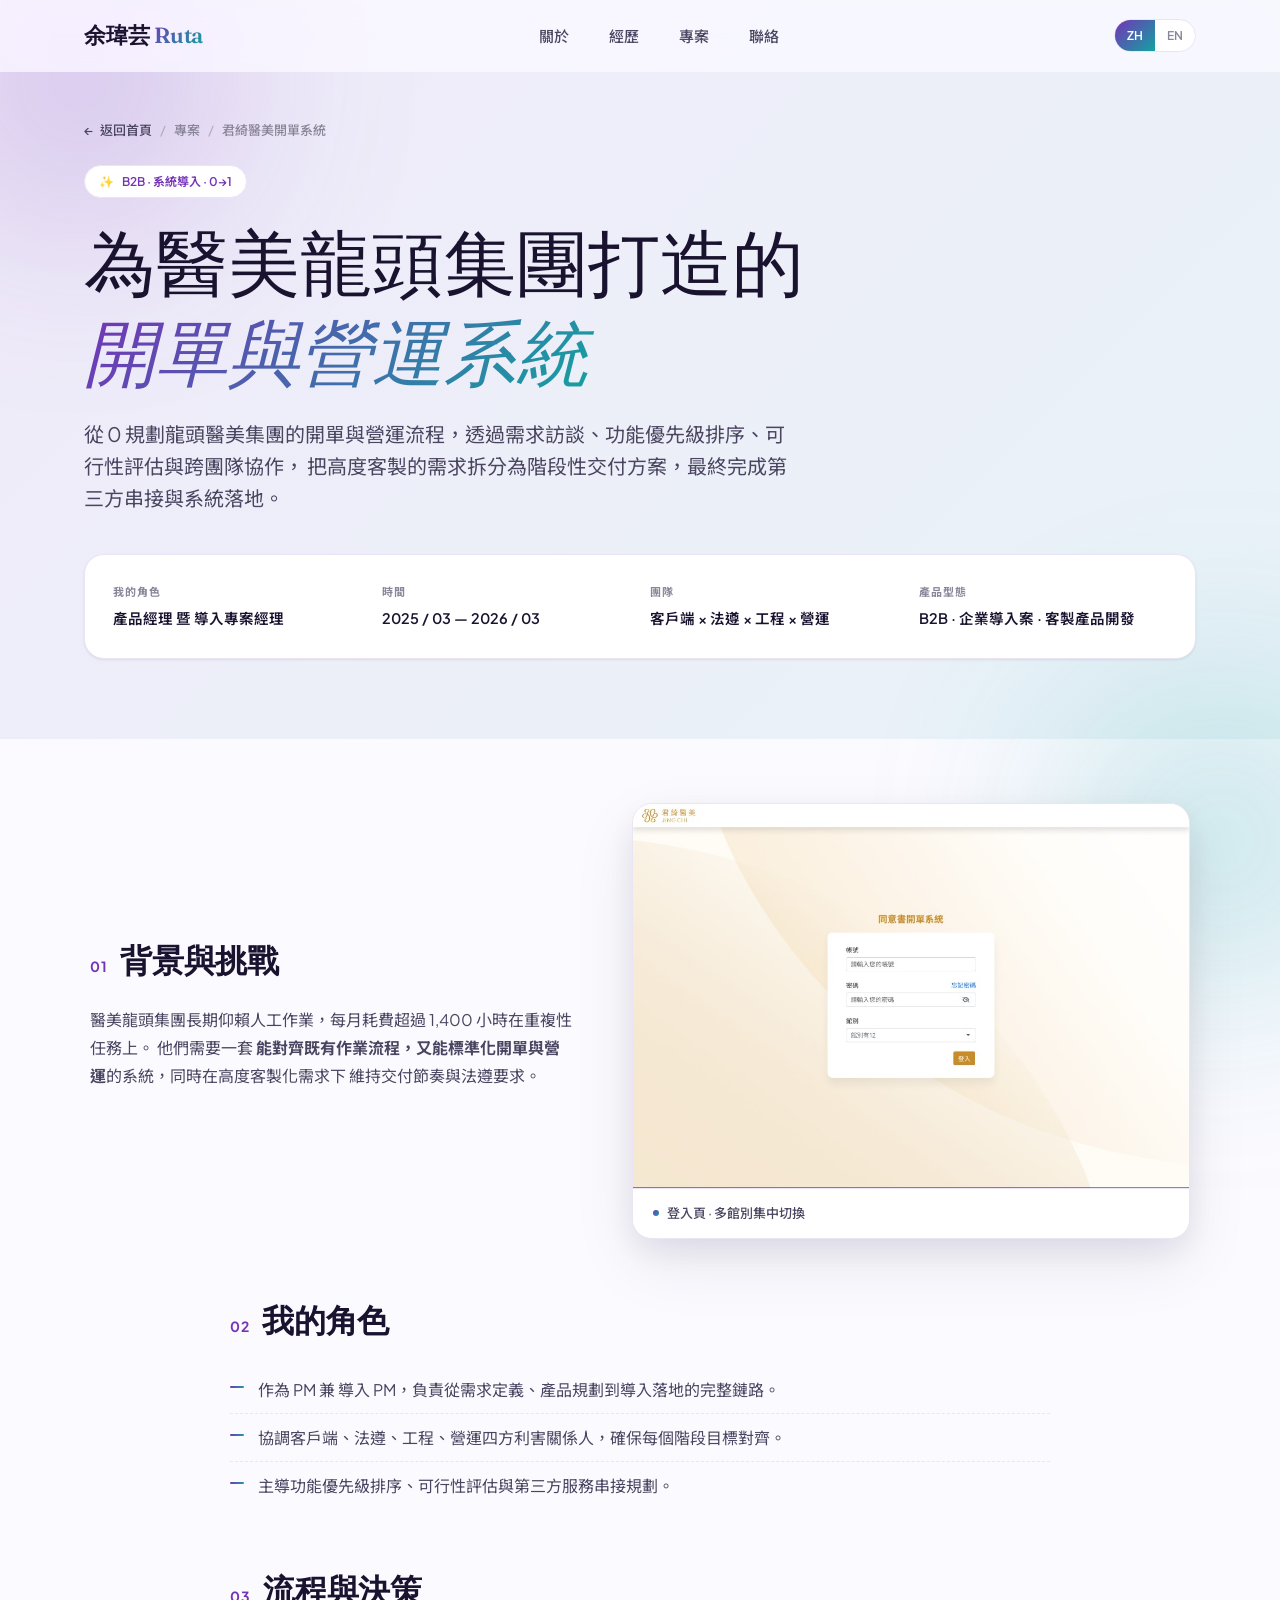
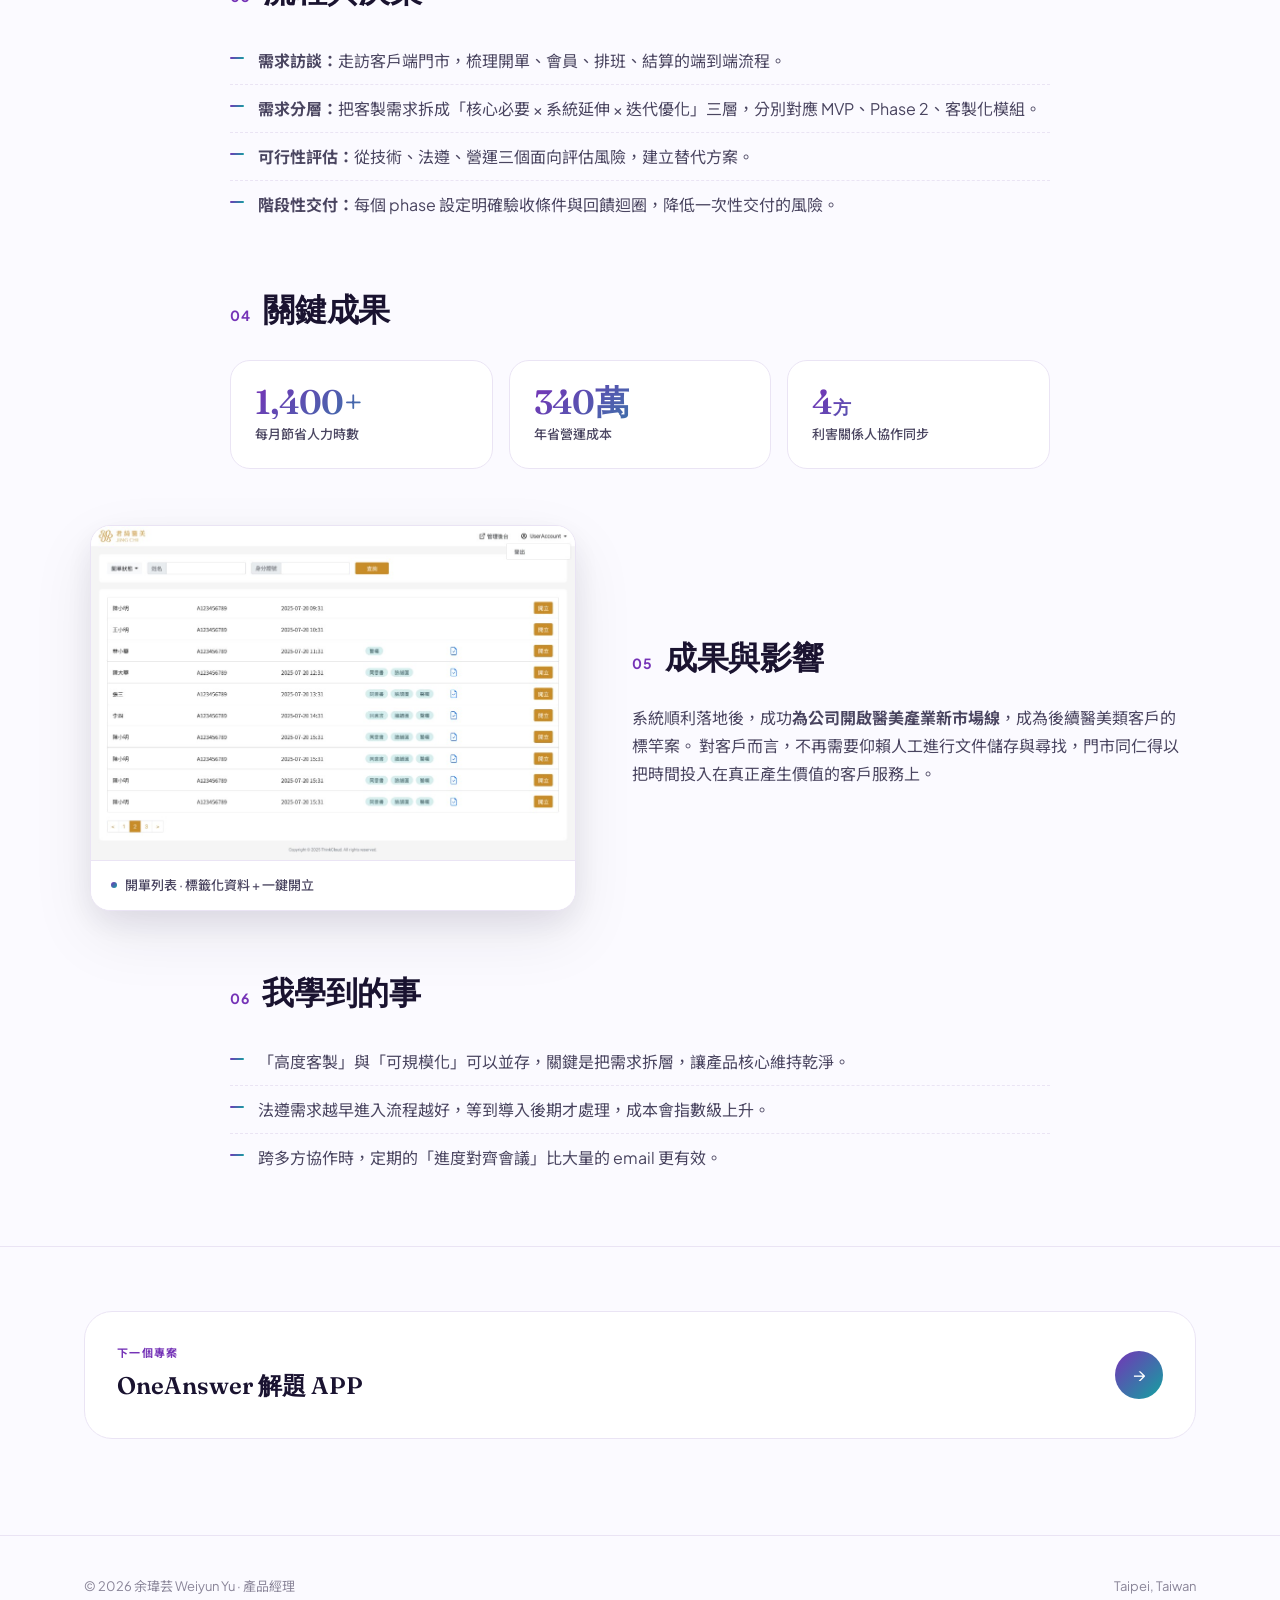
<file: weiyun-site/projects/jingchi/index.html>
<!DOCTYPE html>
<html lang="zh-Hant" data-lang="zh">
<head>
  <meta charset="UTF-8" />
  <meta name="viewport" content="width=device-width, initial-scale=1" />
  <title>君綺醫美開單系統 · Weiyun Yu</title>
  <meta name="description" content="雲想科技 ThinkCloud × 君綺醫美：B2B SaaS 0→1 開單與營運系統，年省 340 萬營運成本。" />

  <link rel="preconnect" href="https://fonts.googleapis.com" />
  <link rel="preconnect" href="https://fonts.gstatic.com" crossorigin />
  <link href="https://fonts.googleapis.com/css2?family=Fraunces:ital,opsz,wght@0,9..144,400;0,9..144,500;0,9..144,600;1,9..144,400;1,9..144,500&family=Plus+Jakarta+Sans:wght@400;500;600;700&family=Noto+Sans+TC:wght@400;500;600;700&display=swap" rel="stylesheet" />
  <link rel="stylesheet" href="../../assets/styles.css" />
  <link rel="stylesheet" href="../../assets/project.css" />
</head>
<body>

  <header class="nav">
    <div class="container nav__inner">
      <a href="../../index.html" class="nav__logo">
        <span>余瑋芸</span><span class="gradient-text">&nbsp;Ruta</span>
      </a>
      <nav class="nav__menu" aria-label="Primary">
        <a class="nav__link" href="../../index.html#about" data-zh="關於" data-en="About">關於</a>
        <a class="nav__link" href="../../index.html#experience" data-zh="經歷" data-en="Experience">經歷</a>
        <a class="nav__link" href="../../index.html#projects" data-zh="專案" data-en="Projects">專案</a>
        <a class="nav__link" href="../../index.html#contact" data-zh="聯絡" data-en="Contact">聯絡</a>
      </nav>
      <div class="nav__actions">
        <div class="lang-toggle" role="group" aria-label="Language">
          <button type="button" data-lang="zh" aria-pressed="true">ZH</button>
          <button type="button" data-lang="en" aria-pressed="false">EN</button>
        </div>
        <button type="button" class="nav__burger" aria-label="Menu" aria-expanded="false"><span></span></button>
      </div>
    </div>
  </header>

  <main>

    <section class="pp-hero">
      <div class="container">
        <div class="breadcrumb">
          <a href="../../index.html"><span aria-hidden="true">←</span> <span data-zh="返回首頁" data-en="Home">返回首頁</span></a>
          <span class="sep">/</span>
          <span data-zh="專案" data-en="Projects">專案</span>
          <span class="sep">/</span>
          <span data-zh="君綺醫美開單系統" data-en="Jingchi POS">君綺醫美開單系統</span>
        </div>

        <span class="pp-hero__tag">
          <span aria-hidden="true">✨</span>
          <span data-zh="B2B · 系統導入 · 0→1" data-en="B2B · Implementation · 0 → 1">B2B · 系統導入 · 0→1</span>
        </span>

        <h1 class="pp-hero__title" data-i18n-show="zh">
          為醫美龍頭集團打造的<em>開單與營運系統</em>
        </h1>
        <h1 class="pp-hero__title" data-i18n-show="en">
          A tailor-made <em>order & operations system</em> for a leading aesthetics group
        </h1>

        <p class="pp-hero__lede" data-i18n-show="zh">
          從 0 規劃龍頭醫美集團的開單與營運流程，透過需求訪談、功能優先級排序、可行性評估與跨團隊協作，
          把高度客製的需求拆分為階段性交付方案，最終完成第三方串接與系統落地。
        </p>
        <p class="pp-hero__lede" data-i18n-show="en">
          Scoped and shipped a 0 → 1 order & operations system for a leading med-aesthetics group.
          I turned highly customised requirements into staged deliverables — interviewing stakeholders,
          prioritising features, assessing feasibility, and coordinating third-party integrations to launch.
        </p>

        <dl class="pp-meta">
          <div class="pp-meta__item">
            <dt data-zh="我的角色" data-en="Role">我的角色</dt>
            <dd data-zh="產品經理 暨 導入專案經理" data-en="PM & Implementation PM">產品經理 暨 導入專案經理</dd>
          </div>
          <div class="pp-meta__item">
            <dt data-zh="時間" data-en="Timeline">時間</dt>
            <dd data-zh="2025 / 03 — 2026 / 03" data-en="Mar 2025 — Mar 2026">2025 / 03 — 2026 / 03</dd>
          </div>
          <div class="pp-meta__item">
            <dt data-zh="團隊" data-en="Team">團隊</dt>
            <dd data-zh="客戶端 × 法遵 × 工程 × 營運" data-en="Client × Legal × Eng × Ops">客戶端 × 法遵 × 工程 × 營運</dd>
          </div>
          <div class="pp-meta__item">
            <dt data-zh="產品型態" data-en="Type">產品型態</dt>
            <dd data-zh="B2B · 企業導入案 · 客製產品開發" data-en="B2B · Enterprise rollout · Custom product dev">B2B · 企業導入案 · 客製產品開發</dd>
          </div>
        </dl>
      </div>
    </section>

    <section class="pp-body">
      <div class="container">

        <div class="pp-section pp-section--split reveal">
          <div class="pp-split__text">
            <h2 data-num="01">
              <span data-zh="背景與挑戰" data-en="Context & Challenge">背景與挑戰</span>
            </h2>
            <p data-i18n-show="zh">
              醫美龍頭集團長期仰賴人工作業，每月耗費超過 1,400 小時在重複性任務上。
              他們需要一套 <strong>能對齊既有作業流程，又能標準化開單與營運</strong>的系統，同時在高度客製化需求下
              維持交付節奏與法遵要求。
            </p>
            <p data-i18n-show="en">
              The client relied on manual workflows, burning 1,400+ hours a month on repetitive tasks.
              They needed a system that could <strong>respect their legacy flow while standardising orders & operations</strong> —
              all under heavy customisation and strict compliance constraints.
            </p>
          </div>
          <figure class="pp-visual">
            <img src="images/login.png" alt="君綺醫美 同意書開單系統 登入頁：支援 12 個館別切換"
              loading="lazy" decoding="async" />
            <figcaption>
              <span data-zh="登入頁 · 多館別集中切換" data-en="Login · Multi-clinic switch">登入頁 · 多館別集中切換</span>
            </figcaption>
          </figure>
        </div>

        <div class="pp-section reveal">
          <h2 data-num="02">
            <span data-zh="我的角色" data-en="My Role">我的角色</span>
          </h2>
          <ul data-i18n-show="zh">
            <li>作為 PM 兼 導入 PM，負責從需求定義、產品規劃到導入落地的完整鏈路。</li>
            <li>協調客戶端、法遵、工程、營運四方利害關係人，確保每個階段目標對齊。</li>
            <li>主導功能優先級排序、可行性評估與第三方服務串接規劃。</li>
          </ul>
          <ul data-i18n-show="en">
            <li>Owned the end-to-end loop: discovery, product definition, delivery and on-site rollout.</li>
            <li>Aligned four stakeholder groups — client, legal, engineering and operations — at every milestone.</li>
            <li>Drove prioritisation, feasibility assessments and third-party integration planning.</li>
          </ul>
        </div>

        <div class="pp-section reveal">
          <h2 data-num="03">
            <span data-zh="流程與決策" data-en="Process">流程與決策</span>
          </h2>
          <ul data-i18n-show="zh">
            <li><strong>需求訪談：</strong>走訪客戶端門市，梳理開單、會員、排班、結算的端到端流程。</li>
            <li><strong>需求分層：</strong>把客製需求拆成「核心必要 × 系統延伸 × 迭代優化」三層，分別對應 MVP、Phase 2、客製化模組。</li>
            <li><strong>可行性評估：</strong>從技術、法遵、營運三個面向評估風險，建立替代方案。</li>
            <li><strong>階段性交付：</strong>每個 phase 設定明確驗收條件與回饋迴圈，降低一次性交付的風險。</li>
          </ul>
          <ul data-i18n-show="en">
            <li><strong>Discovery:</strong> on-site interviews across clinics to map order, membership, scheduling and billing flows end-to-end.</li>
            <li><strong>Stratified scoping:</strong> split customisation into <em>Core / System Extension / Iteration</em> — mapped to MVP, Phase 2 and bespoke modules.</li>
            <li><strong>Feasibility review:</strong> stress-tested each requirement against tech, legal and ops risk — with fallback plans.</li>
            <li><strong>Staged delivery:</strong> every phase had clear acceptance criteria and a feedback loop to de-risk big-bang releases.</li>
          </ul>
        </div>

        <div class="pp-section reveal">
          <h2 data-num="04">
            <span data-zh="關鍵成果" data-en="Highlights">關鍵成果</span>
          </h2>
          <div class="pp-highlights">
            <div class="pp-highlight">
              <div class="pp-highlight__num">1,400+</div>
              <div class="pp-highlight__label" data-zh="每月節省人力時數" data-en="Hours saved / month">每月節省人力時數</div>
            </div>
            <div class="pp-highlight">
              <div class="pp-highlight__num" data-zh="340萬" data-en="~NT$3.4M">340萬</div>
              <div class="pp-highlight__label" data-zh="年省營運成本" data-en="Annual ops cost saved">年省營運成本</div>
            </div>
            <div class="pp-highlight">
              <div class="pp-highlight__num">4<span style="font-size:18px;">方</span></div>
              <div class="pp-highlight__label" data-zh="利害關係人協作同步" data-en="Stakeholder groups aligned">利害關係人協作同步</div>
            </div>
          </div>
        </div>

        <div class="pp-section pp-section--split pp-section--reverse reveal">
          <div class="pp-split__text">
            <h2 data-num="05">
              <span data-zh="成果與影響" data-en="Outcome">成果與影響</span>
            </h2>
            <p data-i18n-show="zh">
              系統順利落地後，成功<strong>為公司開啟醫美產業新市場線</strong>，成為後續醫美類客戶的標竿案。
              對客戶而言，不再需要仰賴人工進行文件儲存與尋找，門市同仁得以把時間投入在真正產生價值的客戶服務上。
            </p>
            <p data-i18n-show="en">
              The launch <strong>opened a new vertical</strong> for the company in med-aesthetics, becoming the reference case
              for future clients. For the customer, clinic staff no longer wasted time filing and searching paperwork — they spent
              the reclaimed hours on what actually matters: serving patients.
            </p>
          </div>
          <figure class="pp-visual">
            <img src="images/order-list.png" alt="君綺醫美 開單狀態查詢列表：標籤化資料、一鍵開立"
              loading="lazy" decoding="async" />
            <figcaption>
              <span data-zh="開單列表 · 標籤化資料 + 一鍵開立" data-en="Order list · Tagged data, one-click issue">開單列表 · 標籤化資料 + 一鍵開立</span>
            </figcaption>
          </figure>
        </div>

        <div class="pp-section reveal">
          <h2 data-num="06">
            <span data-zh="我學到的事" data-en="Learnings">我學到的事</span>
          </h2>
          <ul data-i18n-show="zh">
            <li>「高度客製」與「可規模化」可以並存，關鍵是把需求拆層，讓產品核心維持乾淨。</li>
            <li>法遵需求越早進入流程越好，等到導入後期才處理，成本會指數級上升。</li>
            <li>跨多方協作時，定期的「進度對齊會議」比大量的 email 更有效。</li>
          </ul>
          <ul data-i18n-show="en">
            <li>"Deep customisation" and "scalable product" can coexist — the trick is to stratify scope and keep the core clean.</li>
            <li>Bring compliance into the room early. Cost of change grows exponentially the later it lands.</li>
            <li>Across multiple stakeholder groups, recurring progress-alignment meetings beat long email threads every time.</li>
          </ul>
        </div>

      </div>
    </section>

    <section class="pp-next">
      <div class="container">
        <a class="pp-next-card" href="../oneanswer/index.html">
          <div>
            <div class="pp-next-card__label" data-zh="下一個專案" data-en="Next Project">下一個專案</div>
            <h3 class="pp-next-card__title" data-zh="OneAnswer 解題 APP" data-en="OneAnswer Tutoring APP">OneAnswer 解題 APP</h3>
          </div>
          <div class="pp-next-card__arrow" aria-hidden="true">→</div>
        </a>
      </div>
    </section>

  </main>

  <footer class="footer">
    <div class="container footer__inner">
      <div>© <span data-year>2026</span> 余瑋芸 Weiyun Yu · <span data-zh="產品經理" data-en="Product Manager">產品經理</span></div>
      <div>Taipei, Taiwan</div>
    </div>
  </footer>

  <script src="../../assets/main.js"></script>
</body>
</html>
</file>
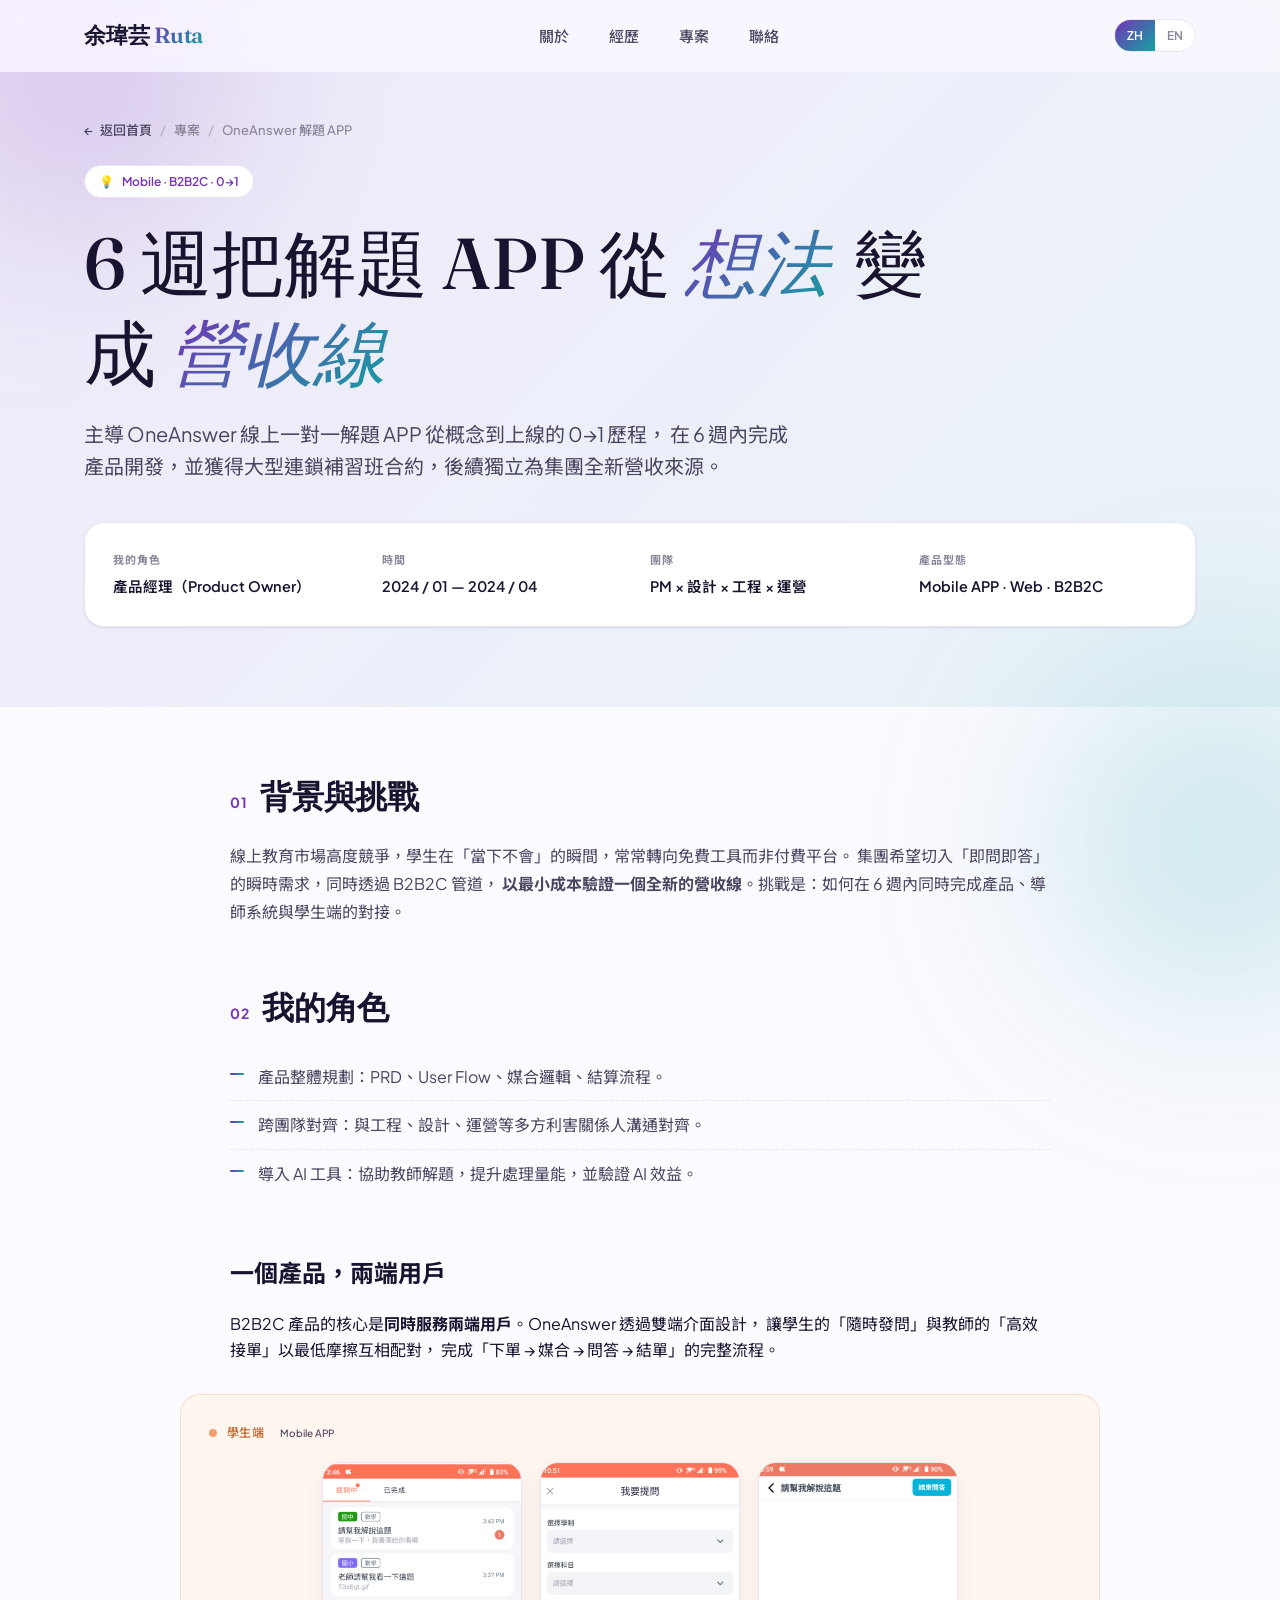
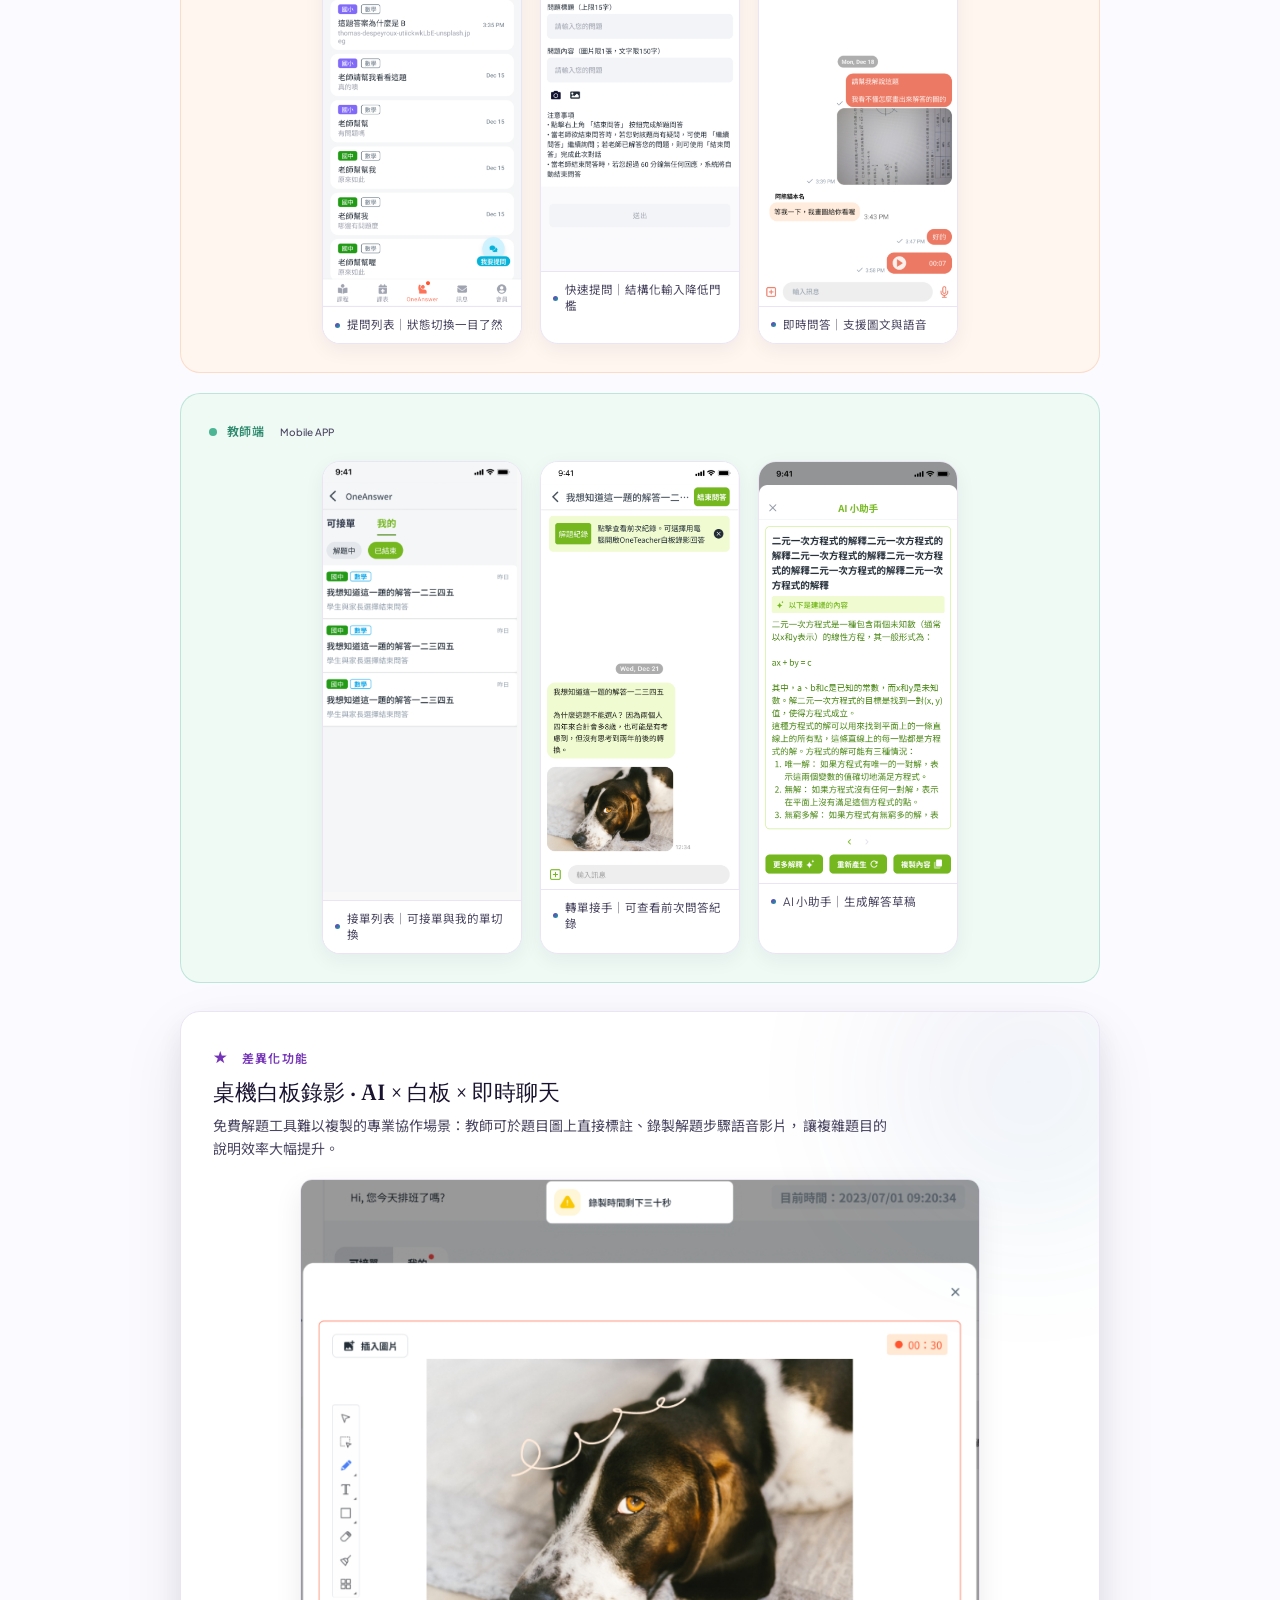
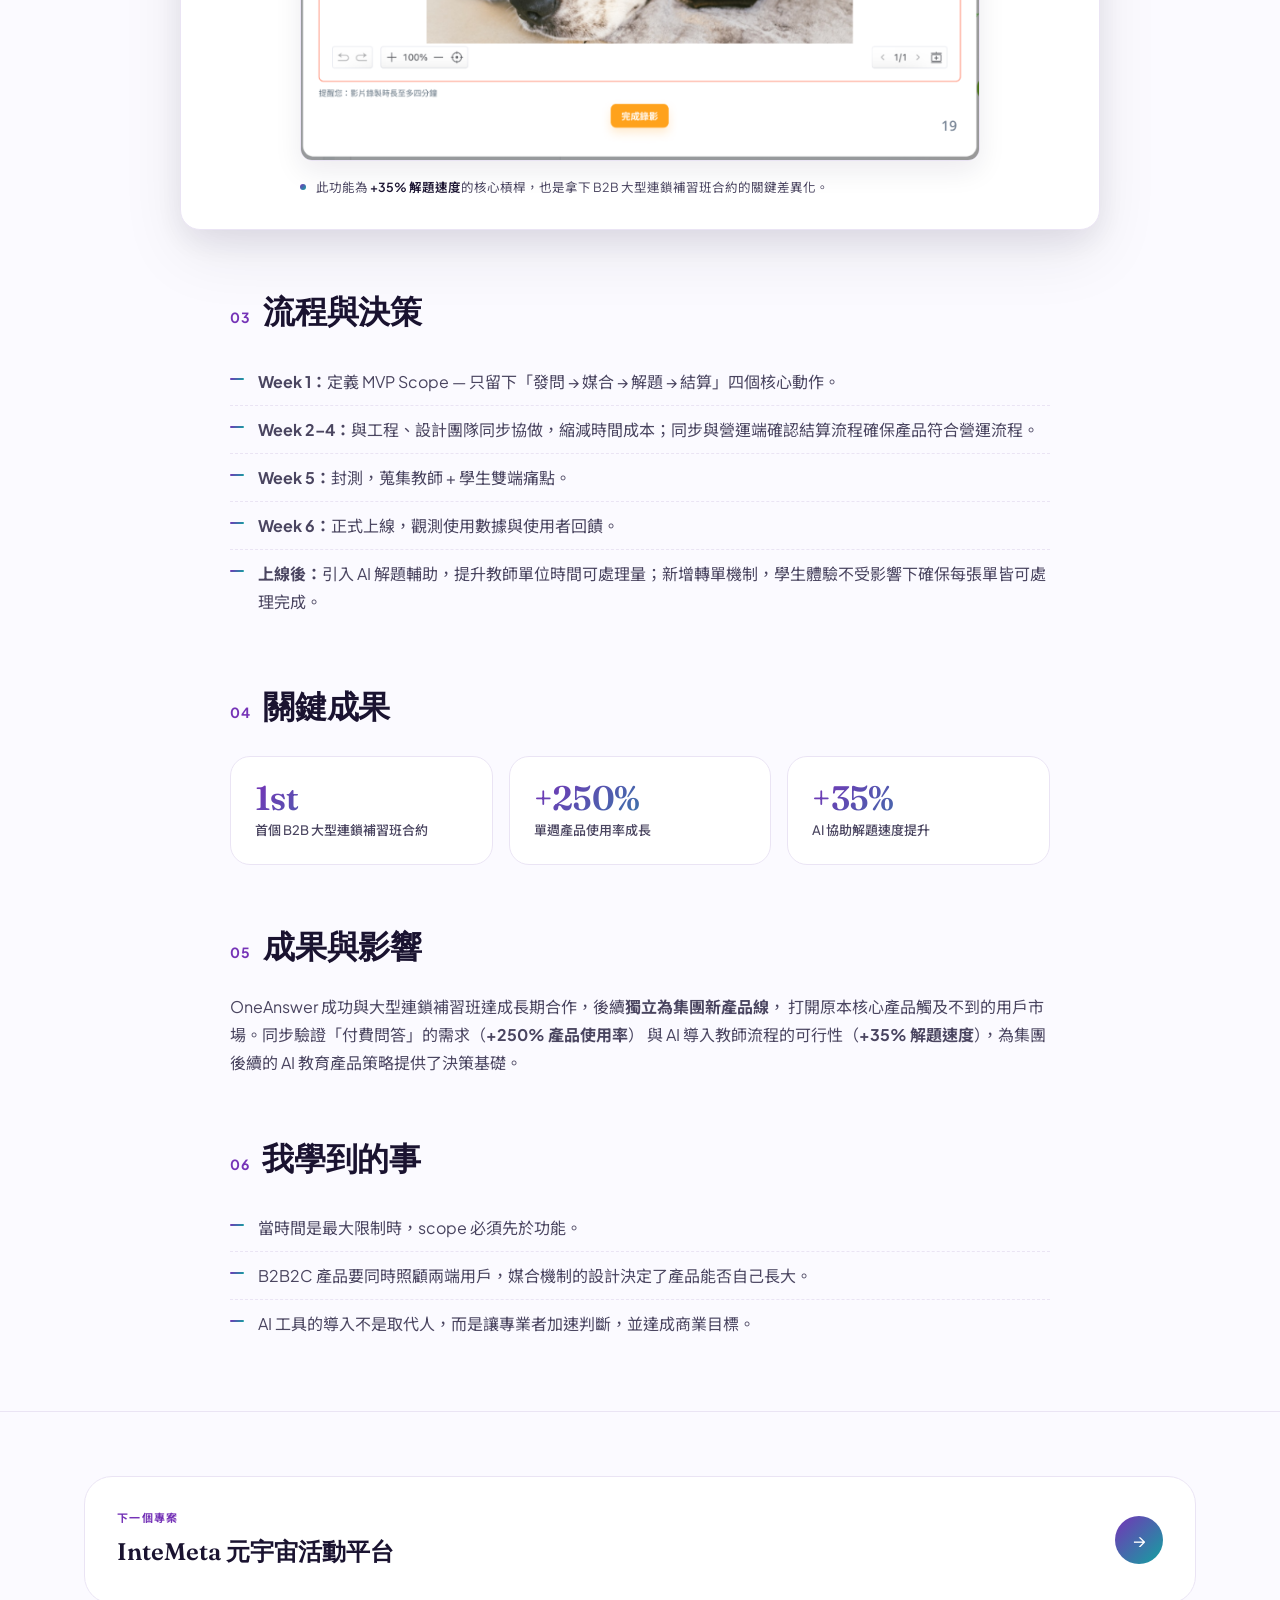
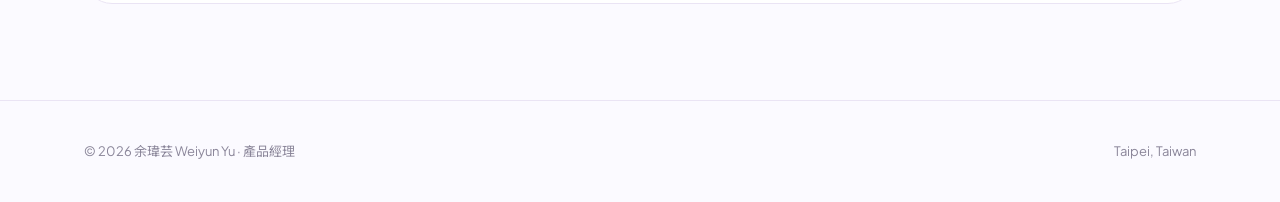
<file: weiyun-site/projects/oneanswer/index.html>
<!DOCTYPE html>
<html lang="zh-Hant" data-lang="zh">
<head>
  <meta charset="UTF-8" />
  <meta name="viewport" content="width=device-width, initial-scale=1" />
  <title>OneAnswer 解題 APP · Weiyun Yu</title>
  <meta name="description" content="OneClass OneAnswer：線上一對一解題 APP，主導 6 週 0→1 上線，使用率成長 250%。" />

  <link rel="preconnect" href="https://fonts.googleapis.com" />
  <link rel="preconnect" href="https://fonts.gstatic.com" crossorigin />
  <link href="https://fonts.googleapis.com/css2?family=Fraunces:ital,opsz,wght@0,9..144,400;0,9..144,500;0,9..144,600;1,9..144,400;1,9..144,500&family=Plus+Jakarta+Sans:wght@400;500;600;700&family=Noto+Sans+TC:wght@400;500;600;700&display=swap" rel="stylesheet" />
  <link rel="stylesheet" href="../../assets/styles.css" />
  <link rel="stylesheet" href="../../assets/project.css" />
</head>
<body>

  <header class="nav">
    <div class="container nav__inner">
      <a href="../../index.html" class="nav__logo">
        <span>余瑋芸</span><span class="gradient-text">&nbsp;Ruta</span>
      </a>
      <nav class="nav__menu" aria-label="Primary">
        <a class="nav__link" href="../../index.html#about" data-zh="關於" data-en="About">關於</a>
        <a class="nav__link" href="../../index.html#experience" data-zh="經歷" data-en="Experience">經歷</a>
        <a class="nav__link" href="../../index.html#projects" data-zh="專案" data-en="Projects">專案</a>
        <a class="nav__link" href="../../index.html#contact" data-zh="聯絡" data-en="Contact">聯絡</a>
      </nav>
      <div class="nav__actions">
        <div class="lang-toggle" role="group" aria-label="Language">
          <button type="button" data-lang="zh" aria-pressed="true">ZH</button>
          <button type="button" data-lang="en" aria-pressed="false">EN</button>
        </div>
        <button type="button" class="nav__burger" aria-label="Menu" aria-expanded="false"><span></span></button>
      </div>
    </div>
  </header>

  <main>

    <section class="pp-hero">
      <div class="container">
        <div class="breadcrumb">
          <a href="../../index.html"><span aria-hidden="true">←</span> <span data-zh="返回首頁" data-en="Home">返回首頁</span></a>
          <span class="sep">/</span>
          <span data-zh="專案" data-en="Projects">專案</span>
          <span class="sep">/</span>
          <span data-zh="OneAnswer 解題 APP" data-en="OneAnswer APP">OneAnswer 解題 APP</span>
        </div>

        <span class="pp-hero__tag">
          <span aria-hidden="true">💡</span>
          <span data-zh="Mobile · B2B2C · 0→1" data-en="Mobile · B2B2C · 0 → 1">Mobile · B2B2C · 0→1</span>
        </span>

        <h1 class="pp-hero__title" data-i18n-show="zh">
          6 週把解題 APP 從 <em>想法</em> 變成 <em>營收線</em>
        </h1>
        <h1 class="pp-hero__title" data-i18n-show="en">
          From <em>idea</em> to <em>revenue line</em> in 6 weeks
        </h1>

        <p class="pp-hero__lede" data-i18n-show="zh">
          主導 OneAnswer 線上一對一解題 APP 從概念到上線的 0→1 歷程，
          在 6 週內完成產品開發，並獲得大型連鎖補習班合約，後續獨立為集團全新營收來源。
        </p>
        <p class="pp-hero__lede" data-i18n-show="en">
          Led the 0 → 1 delivery of OneAnswer — a 1-on-1 online tutoring app — from concept to launch in 6 weeks,
          securing a contract with a major tutoring chain that later spun out into a brand-new revenue line for the group.
        </p>

        <dl class="pp-meta">
          <div class="pp-meta__item">
            <dt data-zh="我的角色" data-en="Role">我的角色</dt>
            <dd data-zh="產品經理（Product Owner）" data-en="Product Manager / Owner">產品經理（Product Owner）</dd>
          </div>
          <div class="pp-meta__item">
            <dt data-zh="時間" data-en="Timeline">時間</dt>
            <dd>2024 / 01 — 2024 / 04</dd>
          </div>
          <div class="pp-meta__item">
            <dt data-zh="團隊" data-en="Team">團隊</dt>
            <dd data-zh="PM × 設計 × 工程 × 運營" data-en="PM × Design × Eng × Ops">PM × 設計 × 工程 × 運營</dd>
          </div>
          <div class="pp-meta__item">
            <dt data-zh="產品型態" data-en="Type">產品型態</dt>
            <dd data-zh="Mobile APP · Web · B2B2C" data-en="Mobile APP · Web · B2B2C">Mobile APP · Web · B2B2C</dd>
          </div>
        </dl>
      </div>
    </section>

    <section class="pp-body">
      <div class="container">

        <div class="pp-section reveal">
          <h2 data-num="01"><span data-zh="背景與挑戰" data-en="Context & Challenge">背景與挑戰</span></h2>
          <p data-i18n-show="zh">
            線上教育市場高度競爭，學生在「當下不會」的瞬間，常常轉向免費工具而非付費平台。
            集團希望切入「即問即答」的瞬時需求，同時透過 B2B2C 管道，
            <strong>以最小成本驗證一個全新的營收線</strong>。挑戰是：如何在 6 週內同時完成產品、導師系統與學生端的對接。
          </p>
          <p data-i18n-show="en">
            Online learning is fiercely competitive, and in the "I'm stuck right now" moment, students often flip to
            free tools rather than paid platforms. The group wanted to tap that moment through a B2B2C channel —
            <strong>validating a brand-new revenue line with minimum cost</strong>. The constraint: ship a product, a tutor
            system and the student-facing experience, all in 6 weeks.
          </p>
        </div>

        <div class="pp-section reveal">
          <h2 data-num="02"><span data-zh="我的角色" data-en="My Role">我的角色</span></h2>
          <ul data-i18n-show="zh">
            <li>產品整體規劃：PRD、User Flow、媒合邏輯、結算流程。</li>
            <li>跨團隊對齊：與工程、設計、運營等多方利害關係人溝通對齊。</li>
            <li>導入 AI 工具：協助教師解題，提升處理量能，並驗證 AI 效益。</li>
          </ul>
          <ul data-i18n-show="en">
            <li>Owned product definition — PRD, user flows, matching logic, settlement rules.</li>
            <li>Aligned multiple stakeholders across engineering, design and operations.</li>
            <li>Introduced AI tooling to assist tutors — boosting throughput while validating AI's business value.</li>
          </ul>
        </div>

        <div class="pp-ui-showcase reveal">
          <div class="pp-ui-showcase__intro">
            <h2><span data-zh="一個產品，兩端用戶" data-en="One Product · Two Users">一個產品，兩端用戶</span></h2>
            <p data-i18n-show="zh">
              B2B2C 產品的核心是<strong>同時服務兩端用戶</strong>。OneAnswer 透過雙端介面設計，
              讓學生的「隨時發問」與教師的「高效接單」以最低摩擦互相配對，
              完成「下單 → 媒合 → 問答 → 結單」的完整流程。
            </p>
            <p data-i18n-show="en">
              The core of a B2B2C product is <strong>serving two sides at once</strong>. OneAnswer's dual-side interfaces
              pair the student's "ask anytime" need with the tutor's "claim & solve" workflow at minimum friction,
              completing the full <em>ask → match → answer → settle</em> flow.
            </p>
          </div>

          <div class="pp-ui-zone pp-ui-zone--student">
            <div class="pp-ui-zone__head">
              <span data-zh="學生端" data-en="Student">學生端</span>
              <small data-zh="Mobile APP" data-en="Mobile APP">Mobile APP</small>
            </div>
            <div class="pp-phone-row">
              <figure class="pp-phone">
                <img src="images/student-list.png" alt="學生端 APP：提問列表，顯示「提問中／已完成」切換"
                  loading="lazy" decoding="async" />
                <figcaption>
                  <span data-zh="提問列表｜狀態切換一目了然" data-en="Inbox · status at a glance">提問列表｜狀態切換一目了然</span>
                </figcaption>
              </figure>
              <figure class="pp-phone">
                <img src="images/student-form.png" alt="學生端 APP：我要提問，填入學制、科目、問題與圖片"
                  loading="lazy" decoding="async" />
                <figcaption>
                  <span data-zh="快速提問｜結構化輸入降低門檻" data-en="Quick ask · structured intake">快速提問｜結構化輸入降低門檻</span>
                </figcaption>
              </figure>
              <figure class="pp-phone">
                <img src="images/student-chat.png" alt="學生端 APP：聊天室問答，支援文字、圖片與語音"
                  loading="lazy" decoding="async" />
                <figcaption>
                  <span data-zh="即時問答｜支援圖文與語音" data-en="Live Q&A · text, image, voice">即時問答｜支援圖文與語音</span>
                </figcaption>
              </figure>
            </div>
          </div>

          <div class="pp-ui-zone pp-ui-zone--tutor">
            <div class="pp-ui-zone__head">
              <span data-zh="教師端" data-en="Tutor">教師端</span>
              <small data-zh="Mobile APP" data-en="Mobile APP">Mobile APP</small>
            </div>
            <div class="pp-phone-row">
              <figure class="pp-phone">
                <img src="images/tutor-list.png" alt="教師端 APP：可接單／我的單，快速篩選待處理題目"
                  loading="lazy" decoding="async" />
                <figcaption>
                  <span data-zh="接單列表｜可接單與我的單切換" data-en="Ticket list · claim & my tasks">接單列表｜可接單與我的單切換</span>
                </figcaption>
              </figure>
              <figure class="pp-phone">
                <img src="images/tutor-handover.png" alt="教師端 APP：接手轉單可回溯前位教師的問答紀錄"
                  loading="lazy" decoding="async" />
                <figcaption>
                  <span data-zh="轉單接手｜可查看前次問答紀錄" data-en="Handover · view previous history">轉單接手｜可查看前次問答紀錄</span>
                </figcaption>
              </figure>
              <figure class="pp-phone">
                <img src="images/tutor-ai.png" alt="教師端 APP：AI 小助手生成解答草稿供教師參考"
                  loading="lazy" decoding="async" />
                <figcaption>
                  <span data-zh="AI 小助手｜生成解答草稿" data-en="AI assistant · draft answers">AI 小助手｜生成解答草稿</span>
                </figcaption>
              </figure>
            </div>
          </div>

          <div class="pp-ui-spotlight">
            <div class="pp-ui-spotlight__head" data-zh="差異化功能" data-en="Key Differentiator">差異化功能</div>
            <h3 data-i18n-show="zh">桌機白板錄影 · AI × 白板 × 即時聊天</h3>
            <h3 data-i18n-show="en">Desktop Whiteboard Recording · AI × Canvas × Chat</h3>
            <p class="pp-ui-spotlight__lede" data-i18n-show="zh">
              免費解題工具難以複製的專業協作場景：教師可於題目圖上直接標註、錄製解題步驟語音影片，
              讓複雜題目的說明效率大幅提升。
            </p>
            <p class="pp-ui-spotlight__lede" data-i18n-show="en">
              A professional collaboration surface free tools can't match — tutors annotate on the question image
              and record step-by-step voice-over, dramatically accelerating explanation for complex problems.
            </p>
            <figure class="pp-ui-spotlight__image">
              <img src="images/tutor-whiteboard.png" alt="教師端桌機白板錄影介面：畫筆、插入圖片、錄影倒數計時"
                loading="lazy" decoding="async" />
            </figure>
            <div class="pp-ui-spotlight__caption" data-i18n-show="zh">
              <span>此功能為 <strong>+35% 解題速度</strong>的核心槓桿，也是拿下 B2B 大型連鎖補習班合約的關鍵差異化。</span>
            </div>
            <div class="pp-ui-spotlight__caption" data-i18n-show="en">
              <span>The lever behind <strong>+35% tutoring speed</strong>, and the differentiator that won the B2B chain contract.</span>
            </div>
          </div>
        </div>

        <div class="pp-section reveal">
          <h2 data-num="03"><span data-zh="流程與決策" data-en="Process">流程與決策</span></h2>
          <ul data-i18n-show="zh">
            <li><strong>Week 1：</strong>定義 MVP Scope — 只留下「發問 → 媒合 → 解題 → 結算」四個核心動作。</li>
            <li><strong>Week 2–4：</strong>與工程、設計團隊同步協做，縮減時間成本；同步與營運端確認結算流程確保產品符合營運流程。</li>
            <li><strong>Week 5：</strong>封測，蒐集教師 + 學生雙端痛點。</li>
            <li><strong>Week 6：</strong>正式上線，觀測使用數據與使用者回饋。</li>
            <li><strong>上線後：</strong>引入 AI 解題輔助，提升教師單位時間可處理量；新增轉單機制，學生體驗不受影響下確保每張單皆可處理完成。</li>
          </ul>
          <ul data-i18n-show="en">
            <li><strong>Week 1:</strong> locked MVP to four verbs — <em>ask → match → answer → settle</em>.</li>
            <li><strong>Week 2–4:</strong> paired with eng & design to compress delivery time; aligned with ops on settlement so the product stayed on-rails.</li>
            <li><strong>Week 5:</strong> closed beta, harvested pain points on both tutor & student sides.</li>
            <li><strong>Week 6:</strong> public launch; observed usage data and user feedback.</li>
            <li><strong>Post-launch:</strong> layered AI assistance into the tutor flow to boost throughput; added a fallback reassignment so every ticket closes without hurting the student experience.</li>
          </ul>
        </div>

        <div class="pp-section reveal">
          <h2 data-num="04"><span data-zh="關鍵成果" data-en="Highlights">關鍵成果</span></h2>
          <div class="pp-highlights">
            <div class="pp-highlight">
              <div class="pp-highlight__num">1st</div>
              <div class="pp-highlight__label" data-zh="首個 B2B 大型連鎖補習班合約" data-en="First B2B chain partnership">首個 B2B 大型連鎖補習班合約</div>
            </div>
            <div class="pp-highlight">
              <div class="pp-highlight__num">+250%</div>
              <div class="pp-highlight__label" data-zh="單週產品使用率成長" data-en="Weekly product usage growth">單週產品使用率成長</div>
            </div>
            <div class="pp-highlight">
              <div class="pp-highlight__num">+35%</div>
              <div class="pp-highlight__label" data-zh="AI 協助解題速度提升" data-en="AI-assisted tutoring speed">AI 協助解題速度提升</div>
            </div>
          </div>
        </div>

        <div class="pp-section reveal">
          <h2 data-num="05"><span data-zh="成果與影響" data-en="Outcome">成果與影響</span></h2>
          <p data-i18n-show="zh">
            OneAnswer 成功與大型連鎖補習班達成長期合作，後續<strong>獨立為集團新產品線</strong>，
            打開原本核心產品觸及不到的用戶市場。同步驗證「付費問答」的需求（<strong>+250% 產品使用率</strong>）
            與 AI 導入教師流程的可行性（<strong>+35% 解題速度</strong>），為集團後續的 AI 教育產品策略提供了決策基礎。
          </p>
          <p data-i18n-show="en">
            OneAnswer locked in a long-term deal with a major tutoring chain and <strong>spun out as its own product line</strong>,
            reaching audiences the core product couldn't. The sprint also validated both the demand for paid on-demand Q&amp;A
            (<strong>+250% product usage</strong>) and the feasibility of embedding AI into the tutor workflow
            (<strong>+35% tutoring speed</strong>) — giving the group a data-backed foundation for its next AI-powered education bets.
          </p>
        </div>

        <div class="pp-section reveal">
          <h2 data-num="06"><span data-zh="我學到的事" data-en="Learnings">我學到的事</span></h2>
          <ul data-i18n-show="zh">
            <li>當時間是最大限制時，scope 必須先於功能。</li>
            <li>B2B2C 產品要同時照顧兩端用戶，媒合機制的設計決定了產品能否自己長大。</li>
            <li>AI 工具的導入不是取代人，而是讓專業者加速判斷，並達成商業目標。</li>
          </ul>
          <ul data-i18n-show="en">
            <li>When time is the biggest constraint, scope beats features.</li>
            <li>B2B2C products serve two users at once; the matching layer decides whether the product can grow itself.</li>
            <li>AI tooling isn't about replacing people — it's about helping experts judge faster and drive business outcomes.</li>
          </ul>
        </div>

      </div>
    </section>

    <section class="pp-next">
      <div class="container">
        <a class="pp-next-card" href="../intemeta/index.html">
          <div>
            <div class="pp-next-card__label" data-zh="下一個專案" data-en="Next Project">下一個專案</div>
            <h3 class="pp-next-card__title" data-zh="InteMeta 元宇宙活動平台" data-en="InteMeta · Metaverse Events">InteMeta 元宇宙活動平台</h3>
          </div>
          <div class="pp-next-card__arrow" aria-hidden="true">→</div>
        </a>
      </div>
    </section>

  </main>

  <footer class="footer">
    <div class="container footer__inner">
      <div>© <span data-year>2026</span> 余瑋芸 Weiyun Yu · <span data-zh="產品經理" data-en="Product Manager">產品經理</span></div>
      <div>Taipei, Taiwan</div>
    </div>
  </footer>

  <script src="../../assets/main.js"></script>
</body>
</html>
</file>
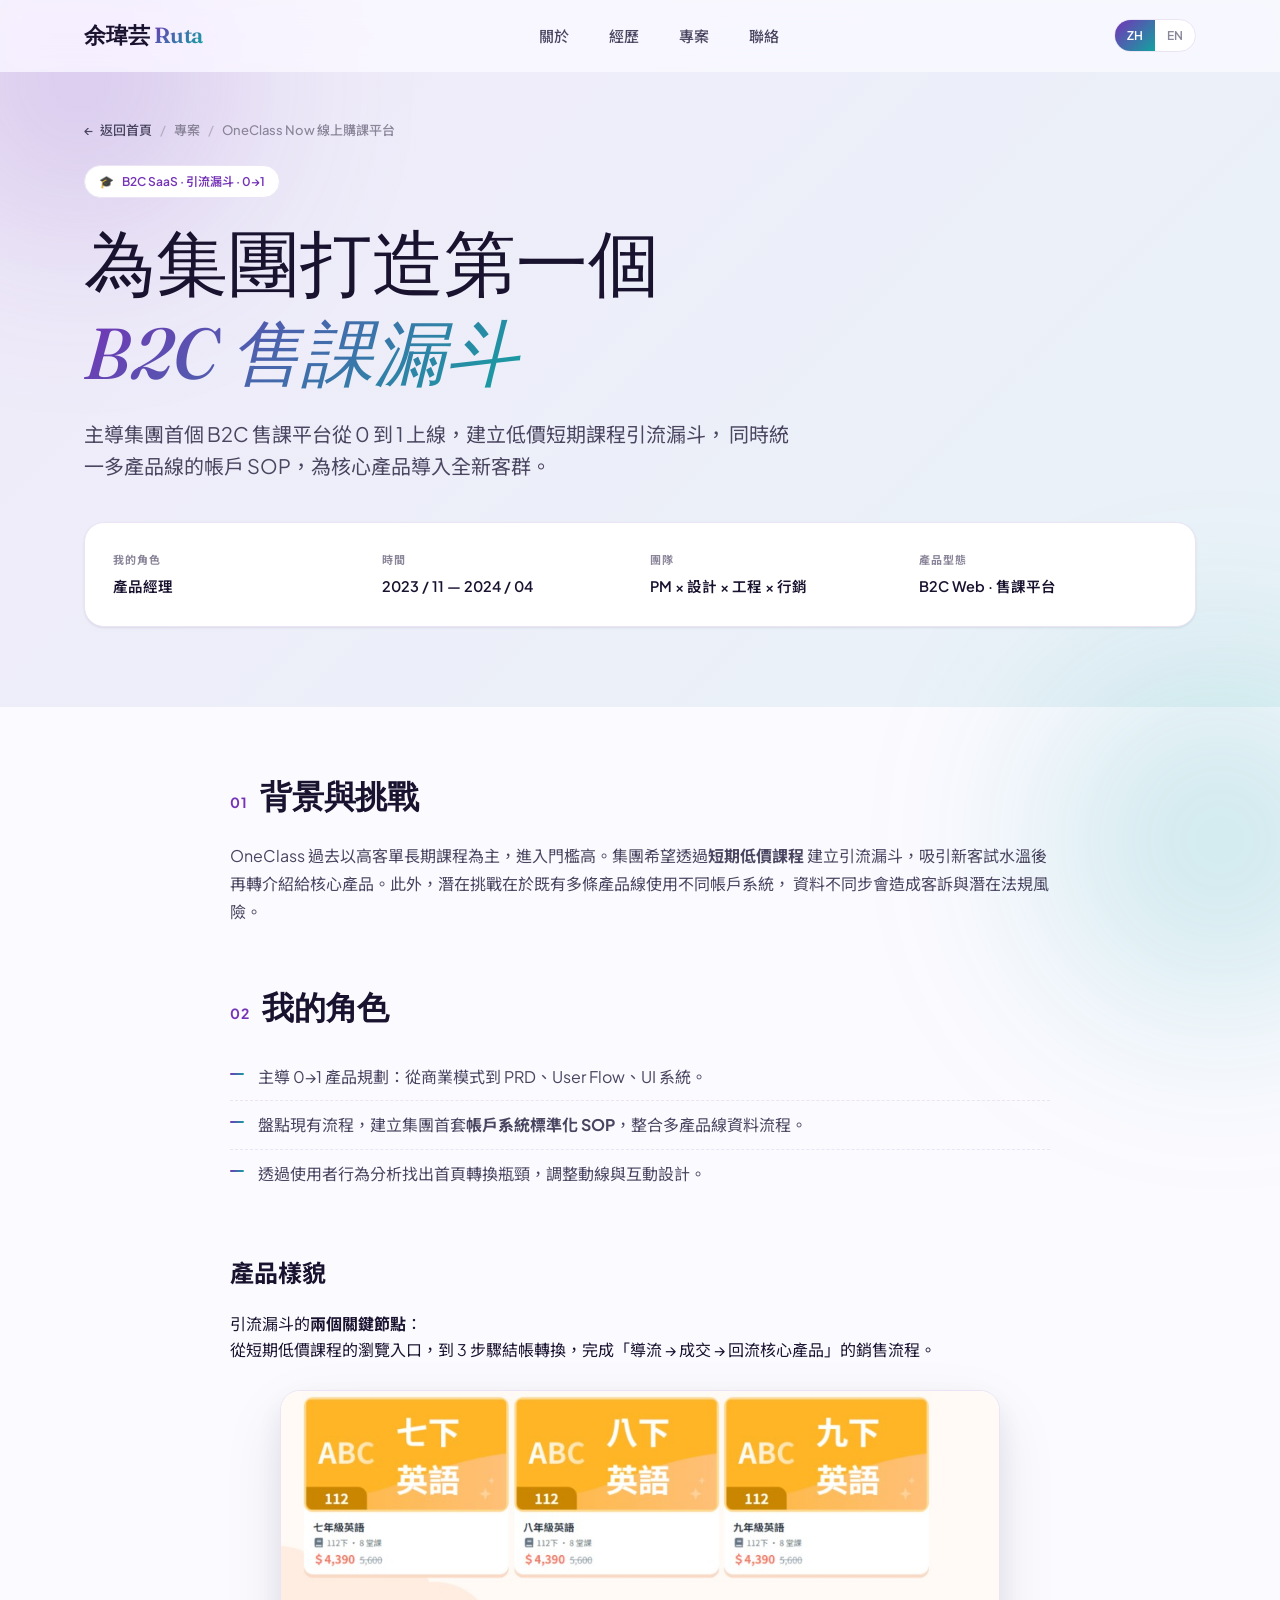
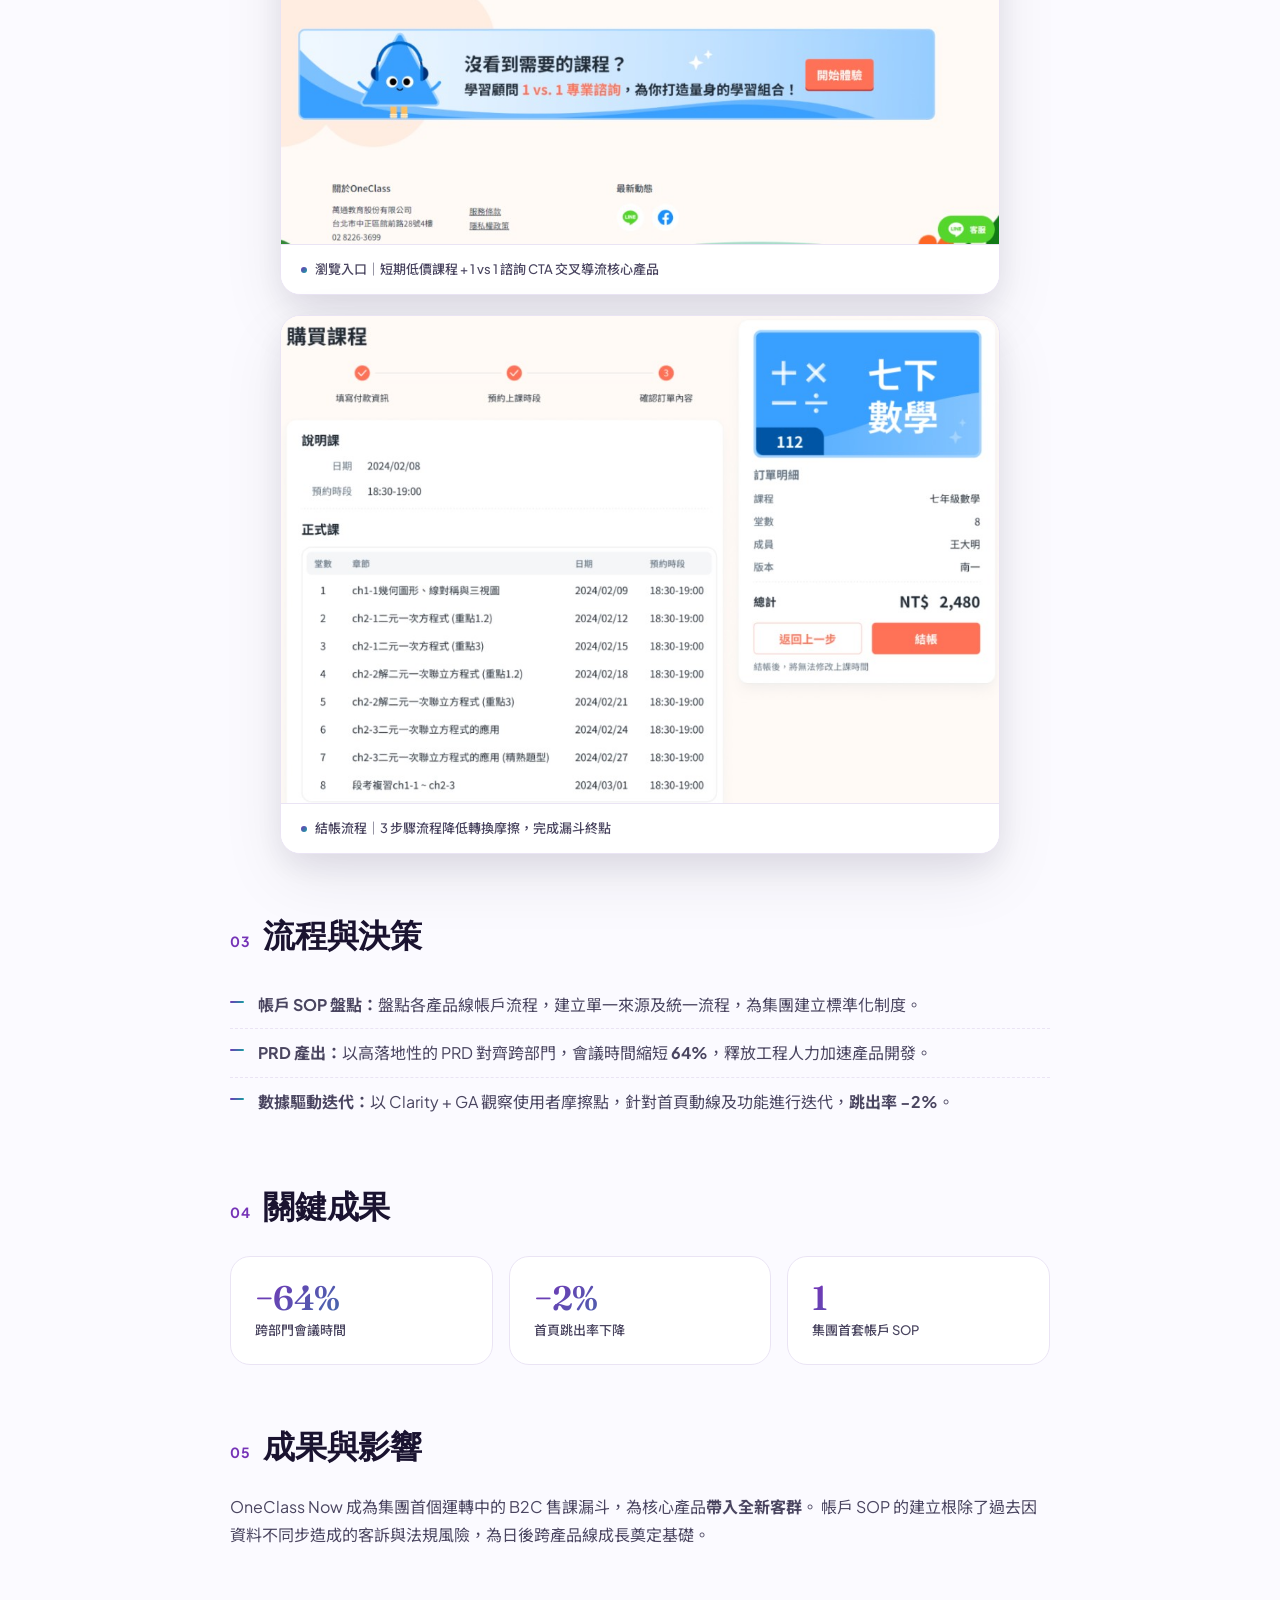
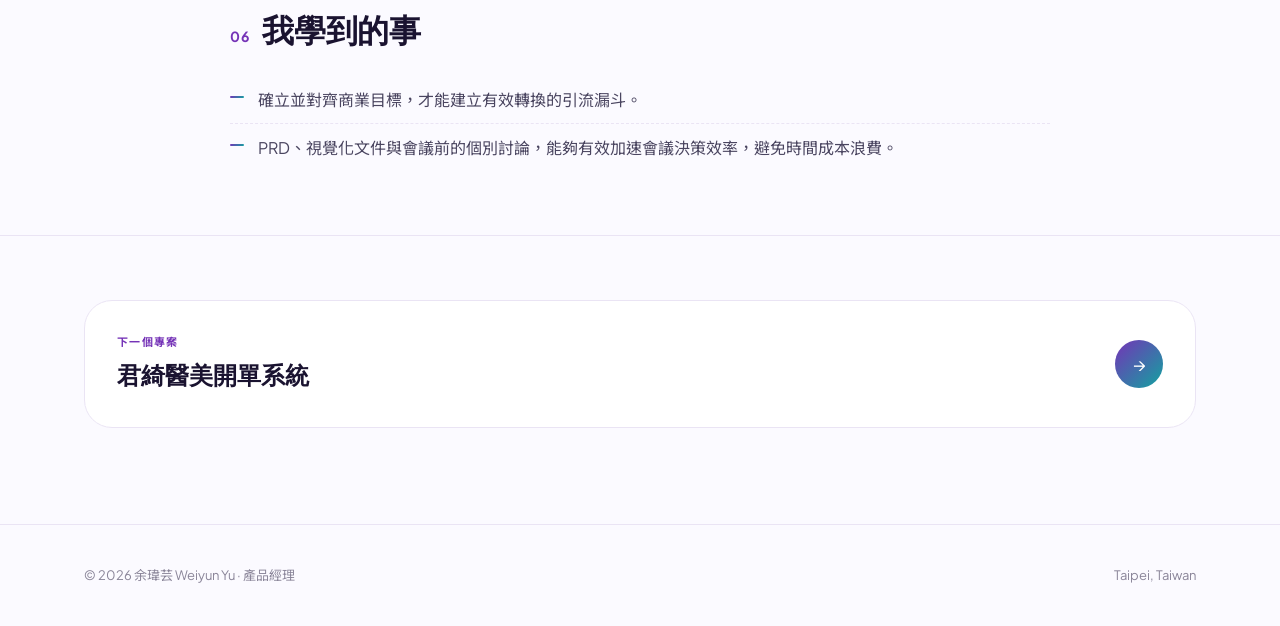
<file: weiyun-site/projects/oneclassnow/index.html>
<!DOCTYPE html>
<html lang="zh-Hant" data-lang="zh">
<head>
  <meta charset="UTF-8" />
  <meta name="viewport" content="width=device-width, initial-scale=1" />
  <title>OneClass Now 線上購課平台 · Weiyun Yu</title>
  <meta name="description" content="OneClass Now：集團首個 B2C 售課平台 0→1 上線，建立新客引流漏斗與帳戶 SOP。" />

  <link rel="preconnect" href="https://fonts.googleapis.com" />
  <link rel="preconnect" href="https://fonts.gstatic.com" crossorigin />
  <link href="https://fonts.googleapis.com/css2?family=Fraunces:ital,opsz,wght@0,9..144,400;0,9..144,500;0,9..144,600;1,9..144,400;1,9..144,500&family=Plus+Jakarta+Sans:wght@400;500;600;700&family=Noto+Sans+TC:wght@400;500;600;700&display=swap" rel="stylesheet" />
  <link rel="stylesheet" href="../../assets/styles.css" />
  <link rel="stylesheet" href="../../assets/project.css" />
</head>
<body>

  <header class="nav">
    <div class="container nav__inner">
      <a href="../../index.html" class="nav__logo">
        <span>余瑋芸</span><span class="gradient-text">&nbsp;Ruta</span>
      </a>
      <nav class="nav__menu" aria-label="Primary">
        <a class="nav__link" href="../../index.html#about" data-zh="關於" data-en="About">關於</a>
        <a class="nav__link" href="../../index.html#experience" data-zh="經歷" data-en="Experience">經歷</a>
        <a class="nav__link" href="../../index.html#projects" data-zh="專案" data-en="Projects">專案</a>
        <a class="nav__link" href="../../index.html#contact" data-zh="聯絡" data-en="Contact">聯絡</a>
      </nav>
      <div class="nav__actions">
        <div class="lang-toggle" role="group" aria-label="Language">
          <button type="button" data-lang="zh" aria-pressed="true">ZH</button>
          <button type="button" data-lang="en" aria-pressed="false">EN</button>
        </div>
        <button type="button" class="nav__burger" aria-label="Menu" aria-expanded="false"><span></span></button>
      </div>
    </div>
  </header>

  <main>

    <section class="pp-hero">
      <div class="container">
        <div class="breadcrumb">
          <a href="../../index.html"><span aria-hidden="true">←</span> <span data-zh="返回首頁" data-en="Home">返回首頁</span></a>
          <span class="sep">/</span>
          <span data-zh="專案" data-en="Projects">專案</span>
          <span class="sep">/</span>
          <span data-zh="OneClass Now 線上購課平台" data-en="OneClass Now">OneClass Now 線上購課平台</span>
        </div>

        <span class="pp-hero__tag">
          <span aria-hidden="true">🎓</span>
          <span data-zh="B2C SaaS · 引流漏斗 · 0→1" data-en="B2C SaaS · Funnel · 0 → 1">B2C SaaS · 引流漏斗 · 0→1</span>
        </span>

        <h1 class="pp-hero__title" data-i18n-show="zh">
          為集團打造第一個 <em>B2C 售課漏斗</em>
        </h1>
        <h1 class="pp-hero__title" data-i18n-show="en">
          Building the group's first <em>B2C course funnel</em>
        </h1>

        <p class="pp-hero__lede" data-i18n-show="zh">
          主導集團首個 B2C 售課平台從 0 到 1 上線，建立低價短期課程引流漏斗，
          同時統一多產品線的帳戶 SOP，為核心產品導入全新客群。
        </p>
        <p class="pp-hero__lede" data-i18n-show="en">
          Shipped the group's first B2C course-sales platform from 0 → 1 — a low-price, short-course funnel that fed
          new audiences into the core product, while standardising account SOPs across product lines.
        </p>

        <dl class="pp-meta">
          <div class="pp-meta__item">
            <dt data-zh="我的角色" data-en="Role">我的角色</dt>
            <dd data-zh="產品經理" data-en="Product Manager">產品經理</dd>
          </div>
          <div class="pp-meta__item">
            <dt data-zh="時間" data-en="Timeline">時間</dt>
            <dd data-zh="2023 / 11 — 2024 / 04" data-en="Nov 2023 — Apr 2024">2023 / 11 — 2024 / 04</dd>
          </div>
          <div class="pp-meta__item">
            <dt data-zh="團隊" data-en="Team">團隊</dt>
            <dd data-zh="PM × 設計 × 工程 × 行銷" data-en="PM × Design × Eng × Marketing">PM × 設計 × 工程 × 行銷</dd>
          </div>
          <div class="pp-meta__item">
            <dt data-zh="產品型態" data-en="Type">產品型態</dt>
            <dd data-zh="B2C Web · 售課平台" data-en="B2C Web · Course marketplace">B2C Web · 售課平台</dd>
          </div>
        </dl>
      </div>
    </section>

    <section class="pp-body">
      <div class="container">

        <div class="pp-section reveal">
          <h2 data-num="01"><span data-zh="背景與挑戰" data-en="Context & Challenge">背景與挑戰</span></h2>
          <p data-i18n-show="zh">
            OneClass 過去以高客單長期課程為主，進入門檻高。集團希望透過<strong>短期低價課程</strong>
            建立引流漏斗，吸引新客試水溫後再轉介紹給核心產品。此外，潛在挑戰在於既有多條產品線使用不同帳戶系統，
            資料不同步會造成客訴與潛在法規風險。
          </p>
          <p data-i18n-show="en">
            OneClass historically sold premium long-term programmes — high commitment, high friction. The group wanted a
            <strong>short, affordable course</strong> as a top-of-funnel, guiding new users to the core offering.
            Beyond the funnel itself, a deeper challenge lurked: product lines ran on fragmented account systems, and data drift
            was causing support tickets and compliance risks.
          </p>
        </div>

        <div class="pp-section reveal">
          <h2 data-num="02"><span data-zh="我的角色" data-en="My Role">我的角色</span></h2>
          <ul data-i18n-show="zh">
            <li>主導 0→1 產品規劃：從商業模式到 PRD、User Flow、UI 系統。</li>
            <li>盤點現有流程，建立集團首套<strong>帳戶系統標準化 SOP</strong>，整合多產品線資料流程。</li>
            <li>透過使用者行為分析找出首頁轉換瓶頸，調整動線與互動設計。</li>
          </ul>
          <ul data-i18n-show="en">
            <li>Owned 0 → 1 product definition — from business model to PRD, user flows and UI system.</li>
            <li>Audited existing flows and built the group's first <strong>account-system SOP</strong>, unifying data flow across product lines.</li>
            <li>Used behavioural analytics to find home-page conversion blockers and reshape the navigation.</li>
          </ul>
        </div>

        <div class="pp-showcase reveal">
          <div class="pp-showcase__intro">
            <h2><span data-zh="產品樣貌" data-en="Product Surface">產品樣貌</span></h2>
            <p data-i18n-show="zh">
              引流漏斗的<strong>兩個關鍵節點</strong>：<br>
              從短期低價課程的瀏覽入口，到 3 步驟結帳轉換，完成「導流 → 成交 → 回流核心產品」的銷售流程。
            </p>
            <p data-i18n-show="en">
              Two pivotal moments of the funnel:<br>
              from the short-course browsing entry to a 3-step checkout, completing the sales flow of
              <strong>acquire → convert → route back to the core product</strong>.
            </p>
          </div>
          <div class="pp-showcase__stack">
            <figure class="pp-visual">
              <img src="images/catalog.png" alt="OneClass Now 課程目錄頁：短期英語課程卡片排列，底部為 1 vs 1 學習顧問諮詢 CTA 導流橫幅"
                loading="lazy" decoding="async" />
              <figcaption>
                <span data-zh="瀏覽入口｜短期低價課程 + 1 vs 1 諮詢 CTA 交叉導流核心產品" data-en="Entry · short-course catalog with a 1 vs 1 consult CTA cross-selling to the core product">瀏覽入口｜短期低價課程 + 1 vs 1 諮詢 CTA 交叉導流核心產品</span>
              </figcaption>
            </figure>
            <figure class="pp-visual">
              <img src="images/checkout.png" alt="OneClass Now 購買流程：3 步驟 progress（填寫付款資訊、預約上課時段、確認訂單內容），右側為訂單明細與結帳按鈕"
                loading="lazy" decoding="async" />
              <figcaption>
                <span data-zh="結帳流程｜3 步驟流程降低轉換摩擦，完成漏斗終點" data-en="Checkout · a 3-step flow that minimises friction at the funnel's endpoint">結帳流程｜3 步驟流程降低轉換摩擦，完成漏斗終點</span>
              </figcaption>
            </figure>
          </div>
        </div>

        <div class="pp-section reveal">
          <h2 data-num="03"><span data-zh="流程與決策" data-en="Process">流程與決策</span></h2>
          <ul data-i18n-show="zh">
            <li><strong>帳戶 SOP 盤點：</strong>盤點各產品線帳戶流程，建立單一來源及統一流程，為集團建立標準化制度。</li>
            <li><strong>PRD 產出：</strong>以高落地性的 PRD 對齊跨部門，會議時間縮短 <strong>64%</strong>，釋放工程人力加速產品開發。</li>
            <li><strong>數據驅動迭代：</strong>以 Clarity + GA 觀察使用者摩擦點，針對首頁動線及功能進行迭代，<strong>跳出率 −2%</strong>。</li>
          </ul>
          <ul data-i18n-show="en">
            <li><strong>SOP audit:</strong> walked every product line's account flow to establish a single source of truth with a unified process — a group-wide standardised system.</li>
            <li><strong>Ship-ready PRDs:</strong> cross-team alignment cut meeting time by <strong>64%</strong>, freeing up engineering bandwidth to accelerate delivery.</li>
            <li><strong>Data-driven iteration:</strong> used Clarity + GA to surface friction points; iterated home navigation and features — <strong>−2% bounce rate</strong>.</li>
          </ul>
        </div>

        <div class="pp-section reveal">
          <h2 data-num="04"><span data-zh="關鍵成果" data-en="Highlights">關鍵成果</span></h2>
          <div class="pp-highlights">
            <div class="pp-highlight">
              <div class="pp-highlight__num">−64%</div>
              <div class="pp-highlight__label" data-zh="跨部門會議時間" data-en="Cross-team meeting time">跨部門會議時間</div>
            </div>
            <div class="pp-highlight">
              <div class="pp-highlight__num">−2%</div>
              <div class="pp-highlight__label" data-zh="首頁跳出率下降" data-en="Home-page bounce rate">首頁跳出率下降</div>
            </div>
            <div class="pp-highlight">
              <div class="pp-highlight__num">1</div>
              <div class="pp-highlight__label" data-zh="集團首套帳戶 SOP" data-en="Group-wide account SOP">集團首套帳戶 SOP</div>
            </div>
          </div>
        </div>

        <div class="pp-section reveal">
          <h2 data-num="05"><span data-zh="成果與影響" data-en="Outcome">成果與影響</span></h2>
          <p data-i18n-show="zh">
            OneClass Now 成為集團首個運轉中的 B2C 售課漏斗，為核心產品<strong>帶入全新客群</strong>。
            帳戶 SOP 的建立根除了過去因資料不同步造成的客訴與法規風險，為日後跨產品線成長奠定基礎。
          </p>
          <p data-i18n-show="en">
            OneClass Now became the first live B2C funnel in the group, <strong>feeding new audiences</strong> into the core product.
            The account SOP eliminated the support tickets and compliance risks caused by data drift — laying the groundwork for
            future cross-line growth.
          </p>
        </div>

        <div class="pp-section reveal">
          <h2 data-num="06"><span data-zh="我學到的事" data-en="Learnings">我學到的事</span></h2>
          <ul data-i18n-show="zh">
            <li>確立並對齊商業目標，才能建立有效轉換的引流漏斗。</li>
            <li>PRD、視覺化文件與會議前的個別討論，能夠有效加速會議決策效率，避免時間成本浪費。</li>
          </ul>
          <ul data-i18n-show="en">
            <li>Only by locking in and aligning on business objectives can you build a top-of-funnel that actually converts.</li>
            <li>PRDs, visual artefacts and pre-meeting 1:1s accelerate decision velocity — keeping meetings short and time well spent.</li>
          </ul>
        </div>

      </div>
    </section>

    <section class="pp-next">
      <div class="container">
        <a class="pp-next-card" href="../jingchi/index.html">
          <div>
            <div class="pp-next-card__label" data-zh="下一個專案" data-en="Next Project">下一個專案</div>
            <h3 class="pp-next-card__title" data-zh="君綺醫美開單系統" data-en="Jingchi POS System">君綺醫美開單系統</h3>
          </div>
          <div class="pp-next-card__arrow" aria-hidden="true">→</div>
        </a>
      </div>
    </section>

  </main>

  <footer class="footer">
    <div class="container footer__inner">
      <div>© <span data-year>2026</span> 余瑋芸 Weiyun Yu · <span data-zh="產品經理" data-en="Product Manager">產品經理</span></div>
      <div>Taipei, Taiwan</div>
    </div>
  </footer>

  <script src="../../assets/main.js"></script>
</body>
</html>
</file>
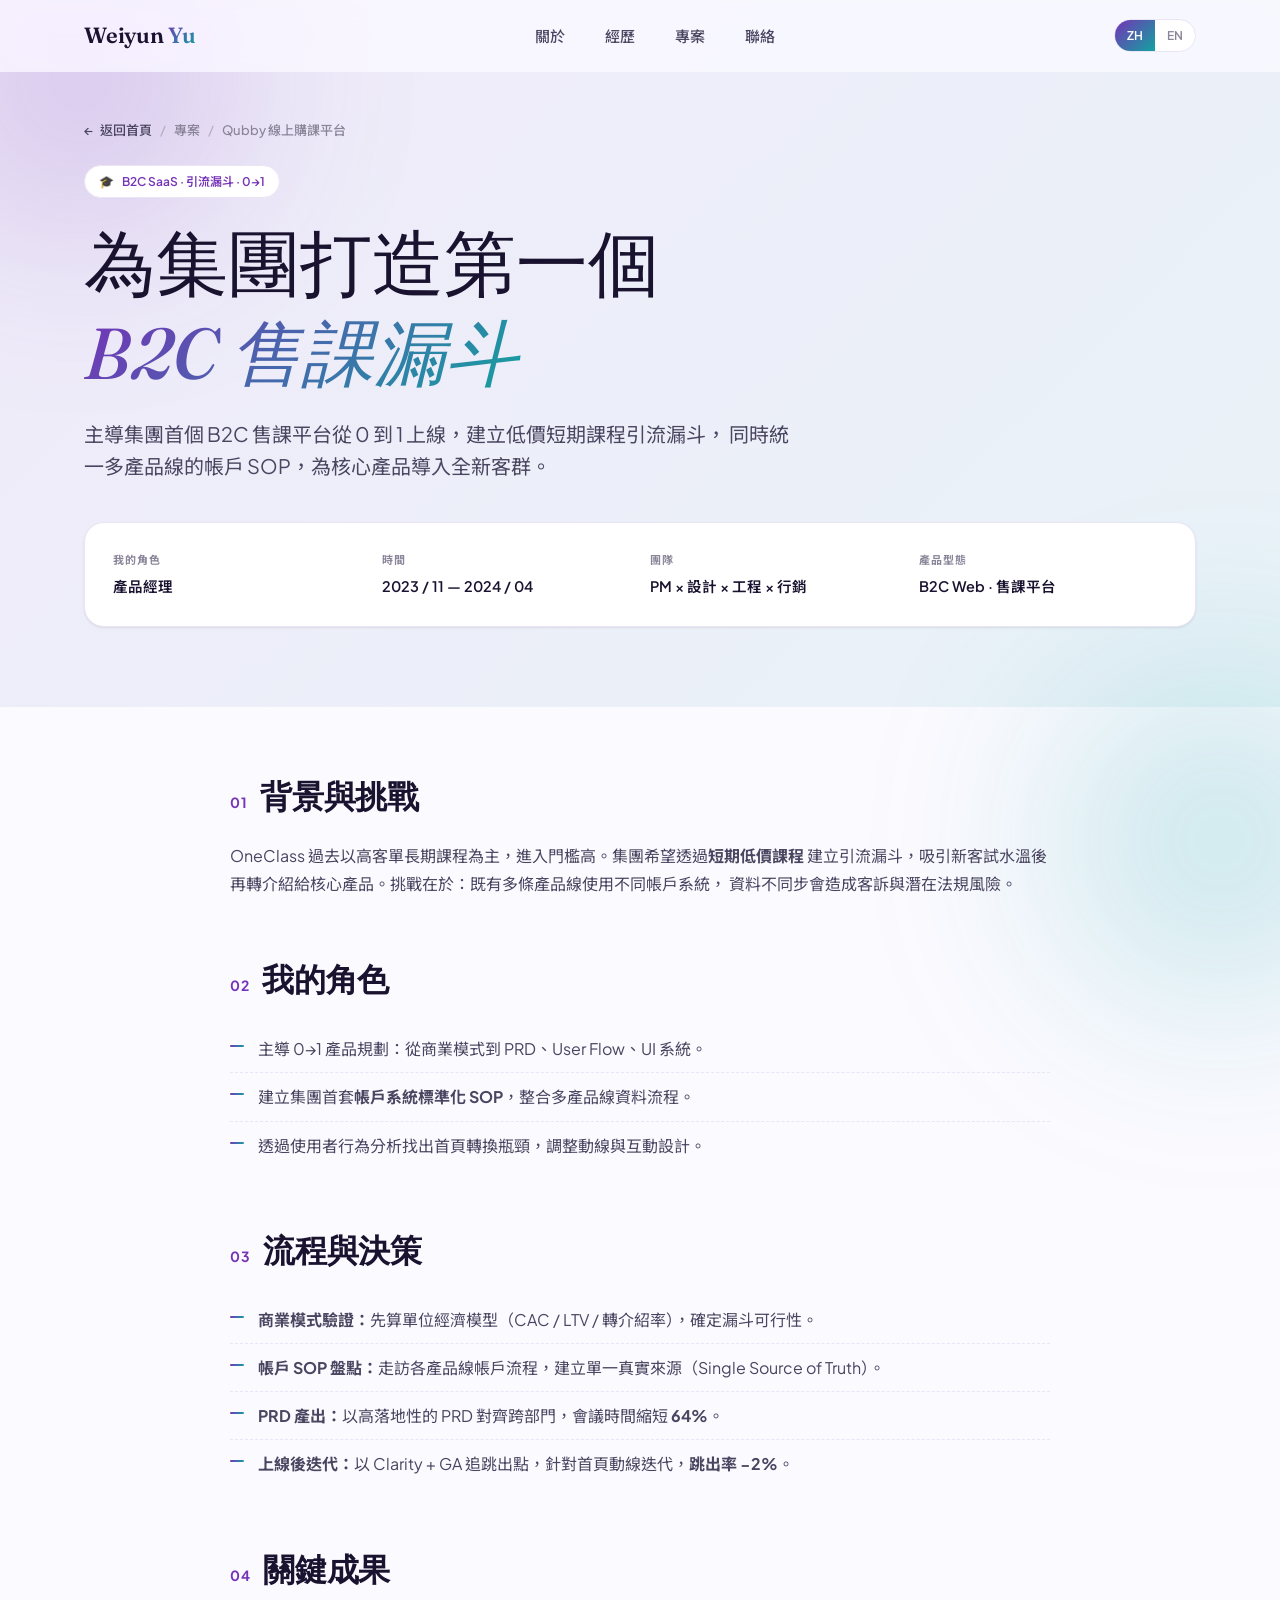
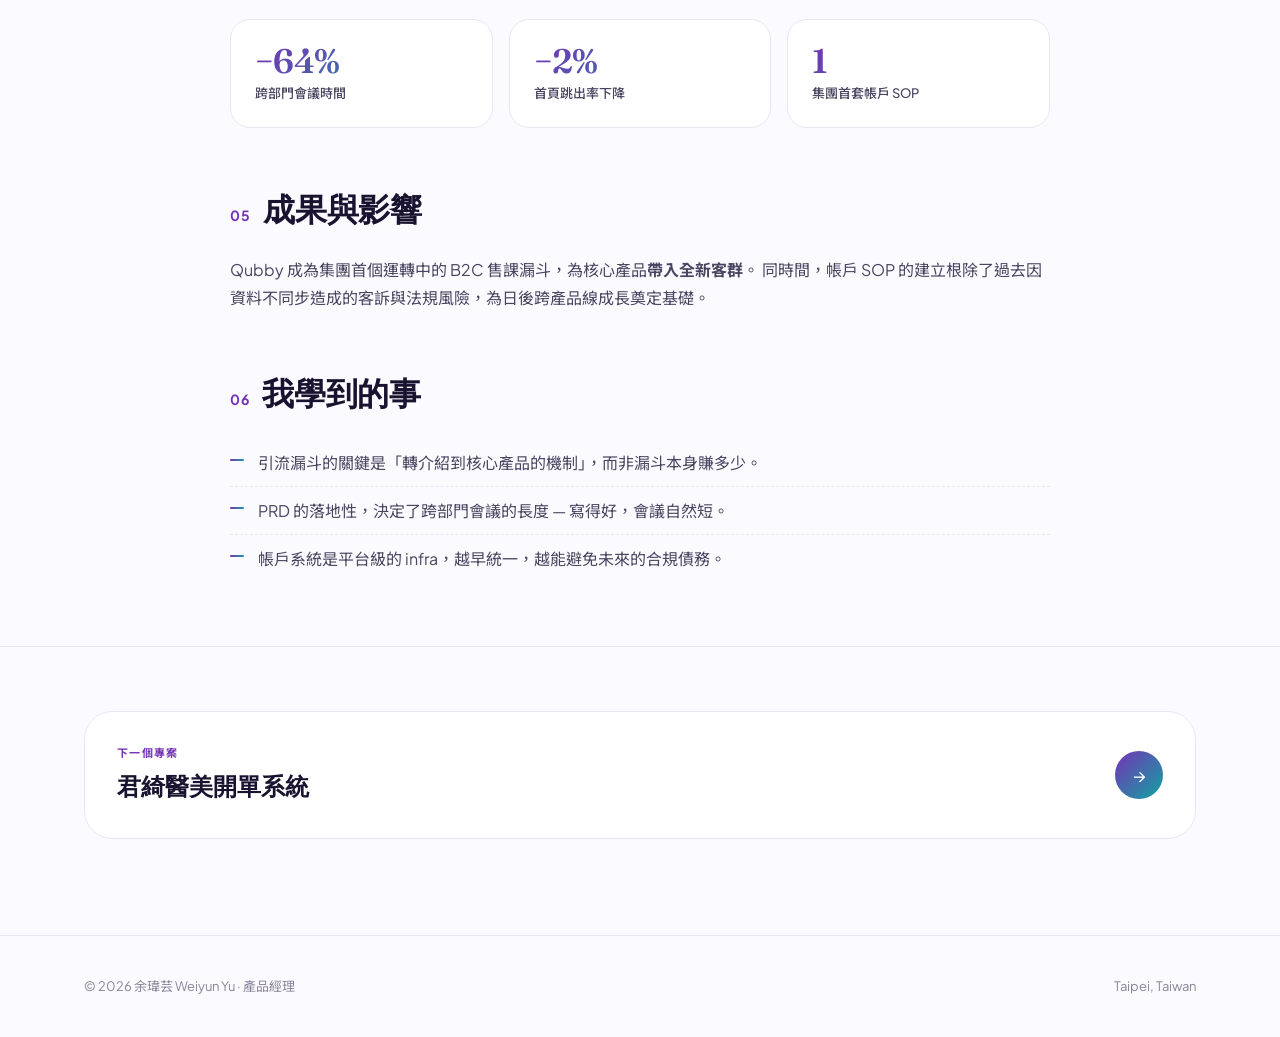
<file: weiyun-site/projects/qubby/index.html>
<!DOCTYPE html>
<html lang="zh-Hant" data-lang="zh">
<head>
  <meta charset="UTF-8" />
  <meta name="viewport" content="width=device-width, initial-scale=1" />
  <title>Qubby 線上購課平台 · Weiyun Yu</title>
  <meta name="description" content="OneClass Now：集團首個 B2C 售課平台 0→1 上線，建立新客引流漏斗與帳戶 SOP。" />

  <link rel="preconnect" href="https://fonts.googleapis.com" />
  <link rel="preconnect" href="https://fonts.gstatic.com" crossorigin />
  <link href="https://fonts.googleapis.com/css2?family=Fraunces:ital,opsz,wght@0,9..144,400;0,9..144,500;0,9..144,600;1,9..144,400;1,9..144,500&family=Plus+Jakarta+Sans:wght@400;500;600;700&family=Noto+Sans+TC:wght@400;500;600;700&display=swap" rel="stylesheet" />
  <link rel="stylesheet" href="../../assets/styles.css" />
  <link rel="stylesheet" href="../../assets/project.css" />
</head>
<body>

  <header class="nav">
    <div class="container nav__inner">
      <a href="../../index.html" class="nav__logo">
        <span>Weiyun</span><span class="gradient-text">&nbsp;Yu</span>
      </a>
      <nav class="nav__menu" aria-label="Primary">
        <a class="nav__link" href="../../index.html#about" data-zh="關於" data-en="About">關於</a>
        <a class="nav__link" href="../../index.html#experience" data-zh="經歷" data-en="Experience">經歷</a>
        <a class="nav__link" href="../../index.html#projects" data-zh="專案" data-en="Projects">專案</a>
        <a class="nav__link" href="../../index.html#contact" data-zh="聯絡" data-en="Contact">聯絡</a>
      </nav>
      <div class="nav__actions">
        <div class="lang-toggle" role="group" aria-label="Language">
          <button type="button" data-lang="zh" aria-pressed="true">ZH</button>
          <button type="button" data-lang="en" aria-pressed="false">EN</button>
        </div>
        <button type="button" class="nav__burger" aria-label="Menu" aria-expanded="false"><span></span></button>
      </div>
    </div>
  </header>

  <main>

    <section class="pp-hero">
      <div class="container">
        <div class="breadcrumb">
          <a href="../../index.html"><span aria-hidden="true">←</span> <span data-zh="返回首頁" data-en="Home">返回首頁</span></a>
          <span class="sep">/</span>
          <span data-zh="專案" data-en="Projects">專案</span>
          <span class="sep">/</span>
          <span data-zh="Qubby 線上購課平台" data-en="Qubby">Qubby 線上購課平台</span>
        </div>

        <span class="pp-hero__tag">
          <span aria-hidden="true">🎓</span>
          <span data-zh="B2C SaaS · 引流漏斗 · 0→1" data-en="B2C SaaS · Funnel · 0 → 1">B2C SaaS · 引流漏斗 · 0→1</span>
        </span>

        <h1 class="pp-hero__title" data-i18n-show="zh">
          為集團打造第一個 <em>B2C 售課漏斗</em>
        </h1>
        <h1 class="pp-hero__title" data-i18n-show="en">
          Building the group's first <em>B2C course funnel</em>
        </h1>

        <p class="pp-hero__lede" data-i18n-show="zh">
          主導集團首個 B2C 售課平台從 0 到 1 上線，建立低價短期課程引流漏斗，
          同時統一多產品線的帳戶 SOP，為核心產品導入全新客群。
        </p>
        <p class="pp-hero__lede" data-i18n-show="en">
          Shipped the group's first B2C course-sales platform from 0 → 1 — a low-price, short-course funnel that fed
          new audiences into the core product, while standardising account SOPs across product lines.
        </p>

        <dl class="pp-meta">
          <div class="pp-meta__item">
            <dt data-zh="我的角色" data-en="Role">我的角色</dt>
            <dd data-zh="產品經理" data-en="Product Manager">產品經理</dd>
          </div>
          <div class="pp-meta__item">
            <dt data-zh="時間" data-en="Timeline">時間</dt>
            <dd data-zh="2023 / 11 — 2024 / 04" data-en="Nov 2023 — Apr 2024">2023 / 11 — 2024 / 04</dd>
          </div>
          <div class="pp-meta__item">
            <dt data-zh="團隊" data-en="Team">團隊</dt>
            <dd data-zh="PM × 設計 × 工程 × 行銷" data-en="PM × Design × Eng × Marketing">PM × 設計 × 工程 × 行銷</dd>
          </div>
          <div class="pp-meta__item">
            <dt data-zh="產品型態" data-en="Type">產品型態</dt>
            <dd data-zh="B2C Web · 售課平台" data-en="B2C Web · Course marketplace">B2C Web · 售課平台</dd>
          </div>
        </dl>
      </div>
    </section>

    <section class="pp-body">
      <div class="container">

        <div class="pp-section reveal">
          <h2 data-num="01"><span data-zh="背景與挑戰" data-en="Context & Challenge">背景與挑戰</span></h2>
          <p data-i18n-show="zh">
            OneClass 過去以高客單長期課程為主，進入門檻高。集團希望透過<strong>短期低價課程</strong>
            建立引流漏斗，吸引新客試水溫後再轉介紹給核心產品。挑戰在於：既有多條產品線使用不同帳戶系統，
            資料不同步會造成客訴與潛在法規風險。
          </p>
          <p data-i18n-show="en">
            OneClass historically sold premium long-term programmes — high commitment, high friction. The group wanted a
            <strong>short, affordable course</strong> as a top-of-funnel, guiding new users to the core offering.
            The catch: product lines had fragmented account systems, and data drift was causing support tickets and compliance risks.
          </p>
        </div>

        <div class="pp-section reveal">
          <h2 data-num="02"><span data-zh="我的角色" data-en="My Role">我的角色</span></h2>
          <ul data-i18n-show="zh">
            <li>主導 0→1 產品規劃：從商業模式到 PRD、User Flow、UI 系統。</li>
            <li>建立集團首套<strong>帳戶系統標準化 SOP</strong>，整合多產品線資料流程。</li>
            <li>透過使用者行為分析找出首頁轉換瓶頸，調整動線與互動設計。</li>
          </ul>
          <ul data-i18n-show="en">
            <li>Owned 0 → 1 product definition — from business model to PRD, user flows and UI system.</li>
            <li>Built the group's first <strong>account-system SOP</strong>, unifying data flow across product lines.</li>
            <li>Used behavioural analytics to find home-page conversion blockers and reshape the navigation.</li>
          </ul>
        </div>

        <div class="pp-section reveal">
          <h2 data-num="03"><span data-zh="流程與決策" data-en="Process">流程與決策</span></h2>
          <ul data-i18n-show="zh">
            <li><strong>商業模式驗證：</strong>先算單位經濟模型（CAC / LTV / 轉介紹率），確定漏斗可行性。</li>
            <li><strong>帳戶 SOP 盤點：</strong>走訪各產品線帳戶流程，建立單一真實來源（Single Source of Truth）。</li>
            <li><strong>PRD 產出：</strong>以高落地性的 PRD 對齊跨部門，會議時間縮短 <strong>64%</strong>。</li>
            <li><strong>上線後迭代：</strong>以 Clarity + GA 追跳出點，針對首頁動線迭代，<strong>跳出率 −2%</strong>。</li>
          </ul>
          <ul data-i18n-show="en">
            <li><strong>Unit economics first:</strong> validated CAC / LTV / referral rate before scoping the product.</li>
            <li><strong>SOP audit:</strong> walked every product line's account flow to establish a single source of truth.</li>
            <li><strong>Ship-ready PRDs:</strong> cross-team alignment cut meeting time by <strong>64%</strong>.</li>
            <li><strong>Post-launch iteration:</strong> used Clarity + GA to find drop-offs and reshape the home — <strong>−2% bounce rate</strong>.</li>
          </ul>
        </div>

        <div class="pp-section reveal">
          <h2 data-num="04"><span data-zh="關鍵成果" data-en="Highlights">關鍵成果</span></h2>
          <div class="pp-highlights">
            <div class="pp-highlight">
              <div class="pp-highlight__num">−64%</div>
              <div class="pp-highlight__label" data-zh="跨部門會議時間" data-en="Cross-team meeting time">跨部門會議時間</div>
            </div>
            <div class="pp-highlight">
              <div class="pp-highlight__num">−2%</div>
              <div class="pp-highlight__label" data-zh="首頁跳出率下降" data-en="Home-page bounce rate">首頁跳出率下降</div>
            </div>
            <div class="pp-highlight">
              <div class="pp-highlight__num">1</div>
              <div class="pp-highlight__label" data-zh="集團首套帳戶 SOP" data-en="Group-wide account SOP">集團首套帳戶 SOP</div>
            </div>
          </div>
        </div>

        <div class="pp-section reveal">
          <h2 data-num="05"><span data-zh="成果與影響" data-en="Outcome">成果與影響</span></h2>
          <p data-i18n-show="zh">
            Qubby 成為集團首個運轉中的 B2C 售課漏斗，為核心產品<strong>帶入全新客群</strong>。
            同時間，帳戶 SOP 的建立根除了過去因資料不同步造成的客訴與法規風險，為日後跨產品線成長奠定基礎。
          </p>
          <p data-i18n-show="en">
            Qubby became the first live B2C funnel in the group, <strong>feeding new audiences</strong> into the core product.
            The account SOP also eliminated the support tickets and compliance risks caused by data drift — laying
            the groundwork for future cross-line growth.
          </p>
        </div>

        <div class="pp-section reveal">
          <h2 data-num="06"><span data-zh="我學到的事" data-en="Learnings">我學到的事</span></h2>
          <ul data-i18n-show="zh">
            <li>引流漏斗的關鍵是「轉介紹到核心產品的機制」，而非漏斗本身賺多少。</li>
            <li>PRD 的落地性，決定了跨部門會議的長度 — 寫得好，會議自然短。</li>
            <li>帳戶系統是平台級的 infra，越早統一，越能避免未來的合規債務。</li>
          </ul>
          <ul data-i18n-show="en">
            <li>A top-of-funnel product succeeds by how well it routes users to the core — not by its own P&L.</li>
            <li>A ship-ready PRD decides meeting length. Write it well, meetings stay short.</li>
            <li>Account systems are platform infrastructure. Unify early, or pay the compliance debt later.</li>
          </ul>
        </div>

      </div>
    </section>

    <section class="pp-next">
      <div class="container">
        <a class="pp-next-card" href="../jingchi/index.html">
          <div>
            <div class="pp-next-card__label" data-zh="下一個專案" data-en="Next Project">下一個專案</div>
            <h3 class="pp-next-card__title" data-zh="君綺醫美開單系統" data-en="Jingchi POS System">君綺醫美開單系統</h3>
          </div>
          <div class="pp-next-card__arrow" aria-hidden="true">→</div>
        </a>
      </div>
    </section>

  </main>

  <footer class="footer">
    <div class="container footer__inner">
      <div>© <span data-year>2026</span> 余瑋芸 Weiyun Yu · <span data-zh="產品經理" data-en="Product Manager">產品經理</span></div>
      <div>Taipei, Taiwan</div>
    </div>
  </footer>

  <script src="../../assets/main.js"></script>
</body>
</html>
</file>
<file: weiyun-site/assets/styles.css>
/* ============================================================
   Weiyun Yu · Portfolio — Design System
   Palette: Purple #7533B7 + Teal #12A3A0 (gradient)
   Tone: Friendly, energetic, modern
   ============================================================ */

/* ---------- Tokens ---------- */
:root {
  /* Brand */
  --c-purple: #7533B7;
  --c-teal: #12A3A0;
  --g-brand: linear-gradient(135deg, #7533B7 0%, #12A3A0 100%);
  --g-brand-soft: linear-gradient(135deg, rgba(117, 51, 183, 0.08), rgba(18, 163, 160, 0.08));
  --g-brand-mid: linear-gradient(135deg, rgba(117, 51, 183, 0.15), rgba(18, 163, 160, 0.15));

  /* Neutrals */
  --c-bg: #FBFAFF;
  --c-surface: #FFFFFF;
  --c-surface-2: #F5F2FB;
  --c-ink: #1A1330;
  --c-ink-soft: #4A4560;
  --c-muted: #8A8599;
  --c-border: #EAE4F4;

  /* State */
  --c-ring: rgba(117, 51, 183, 0.35);

  /* Type scale */
  --f-serif: "Fraunces", "Noto Serif TC", Georgia, serif;
  --f-sans: "Plus Jakarta Sans", "Noto Sans TC", -apple-system, BlinkMacSystemFont, "Segoe UI", Roboto, sans-serif;

  /* Spacing */
  --sp-1: 4px;
  --sp-2: 8px;
  --sp-3: 12px;
  --sp-4: 16px;
  --sp-5: 24px;
  --sp-6: 32px;
  --sp-7: 48px;
  --sp-8: 64px;
  --sp-9: 96px;

  /* Radius */
  --r-sm: 8px;
  --r-md: 12px;
  --r-lg: 20px;
  --r-xl: 28px;
  --r-pill: 999px;

  /* Shadow */
  --sh-sm: 0 1px 2px rgba(26, 19, 48, 0.04), 0 1px 3px rgba(26, 19, 48, 0.06);
  --sh-md: 0 4px 12px rgba(26, 19, 48, 0.06), 0 8px 24px rgba(26, 19, 48, 0.06);
  --sh-lg: 0 12px 32px rgba(26, 19, 48, 0.08), 0 24px 64px rgba(26, 19, 48, 0.08);
  --sh-brand: 0 10px 30px rgba(117, 51, 183, 0.25);

  /* Layout */
  --maxw: 1160px;
  --nav-h: 72px;

  /* Motion */
  --ease: cubic-bezier(0.22, 1, 0.36, 1);
}

/* ---------- Reset ---------- */
*, *::before, *::after { box-sizing: border-box; }
html { scroll-behavior: smooth; scroll-padding-top: var(--nav-h); }
body {
  margin: 0;
  font-family: var(--f-sans);
  color: var(--c-ink);
  background: var(--c-bg);
  line-height: 1.6;
  -webkit-font-smoothing: antialiased;
  overflow-x: hidden;
}
img { max-width: 100%; display: block; }
a { color: inherit; text-decoration: none; }
button { font: inherit; cursor: pointer; border: none; background: none; color: inherit; }
ul { list-style: none; padding: 0; margin: 0; }

/* Ambient blobs (decorative) */
body::before, body::after {
  content: "";
  position: fixed;
  z-index: -1;
  border-radius: 50%;
  filter: blur(100px);
  opacity: 0.35;
  pointer-events: none;
}
body::before {
  width: 480px; height: 480px;
  background: radial-gradient(circle, var(--c-purple), transparent 60%);
  top: -160px; left: -160px;
}
body::after {
  width: 520px; height: 520px;
  background: radial-gradient(circle, var(--c-teal), transparent 60%);
  bottom: -200px; right: -200px;
}

/* ---------- Utilities ---------- */
.container {
  width: 100%;
  max-width: var(--maxw);
  margin: 0 auto;
  padding: 0 24px;
}
.gradient-text {
  background: var(--g-brand);
  -webkit-background-clip: text;
  background-clip: text;
  color: transparent;
}
.eyebrow {
  display: inline-flex;
  align-items: center;
  gap: 10px;
  font-size: 12px;
  letter-spacing: 0.18em;
  text-transform: uppercase;
  color: var(--c-purple);
  font-weight: 600;
}
.eyebrow::before {
  content: "";
  width: 32px;
  height: 2px;
  background: var(--g-brand);
  border-radius: 2px;
}
.section-title {
  font-family: var(--f-serif);
  font-size: clamp(28px, 4vw, 44px);
  font-weight: 600;
  line-height: 1.15;
  letter-spacing: -0.01em;
  margin: 12px 0 48px;
}

/* ---------- Navbar ---------- */
.nav {
  position: fixed;
  top: 0; left: 0; right: 0;
  z-index: 50;
  height: var(--nav-h);
  background: rgba(251, 250, 255, 0.75);
  backdrop-filter: saturate(180%) blur(14px);
  -webkit-backdrop-filter: saturate(180%) blur(14px);
  border-bottom: 1px solid transparent;
  transition: border-color 0.3s var(--ease), background 0.3s var(--ease);
}
.nav.scrolled { border-bottom-color: var(--c-border); }
.nav__inner {
  height: 100%;
  display: flex;
  align-items: center;
  justify-content: space-between;
}
.nav__logo {
  font-family: var(--f-serif);
  font-weight: 600;
  font-size: 22px;
  letter-spacing: -0.01em;
}
.nav__menu {
  display: flex;
  gap: 36px;
  align-items: center;
}
.nav__link {
  font-size: 15px;
  font-weight: 500;
  color: var(--c-ink-soft);
  position: relative;
  padding: 6px 2px;
  transition: color 0.2s var(--ease);
}
.nav__link:hover { color: var(--c-purple); }
.nav__link::after {
  content: "";
  position: absolute;
  left: 0; right: 0; bottom: 0;
  height: 2px;
  background: var(--g-brand);
  transform: scaleX(0);
  transform-origin: left;
  transition: transform 0.3s var(--ease);
  border-radius: 2px;
}
.nav__link:hover::after { transform: scaleX(1); }
.nav__actions { display: flex; align-items: center; gap: 16px; }
.lang-toggle {
  display: inline-flex;
  border: 1px solid var(--c-border);
  border-radius: var(--r-pill);
  overflow: hidden;
  background: var(--c-surface);
}
.lang-toggle button {
  padding: 6px 12px;
  font-size: 12px;
  font-weight: 600;
  color: var(--c-muted);
  transition: all 0.2s var(--ease);
}
.lang-toggle button.active {
  background: var(--g-brand);
  color: #fff;
}
.nav__burger {
  display: none;
  width: 40px; height: 40px;
  border-radius: var(--r-md);
  border: 1px solid var(--c-border);
  background: var(--c-surface);
  align-items: center; justify-content: center;
}
.nav__burger span {
  display: block;
  width: 18px; height: 2px;
  background: var(--c-ink);
  position: relative;
  transition: transform 0.3s var(--ease);
}
.nav__burger span::before, .nav__burger span::after {
  content: "";
  position: absolute;
  left: 0;
  width: 18px; height: 2px;
  background: var(--c-ink);
  transition: transform 0.3s var(--ease);
}
.nav__burger span::before { top: -6px; }
.nav__burger span::after { top: 6px; }
.nav.open .nav__burger span { background: transparent; }
.nav.open .nav__burger span::before { transform: translateY(6px) rotate(45deg); }
.nav.open .nav__burger span::after { transform: translateY(-6px) rotate(-45deg); }

/* ---------- Buttons ---------- */
.btn {
  display: inline-flex;
  align-items: center;
  gap: 8px;
  padding: 14px 24px;
  border-radius: var(--r-pill);
  font-weight: 600;
  font-size: 15px;
  transition: transform 0.2s var(--ease), box-shadow 0.2s var(--ease), background 0.2s var(--ease);
  cursor: pointer;
  white-space: nowrap;
}
.btn--primary {
  background: var(--g-brand);
  color: #fff;
  box-shadow: var(--sh-brand);
}
.btn--primary:hover { transform: translateY(-2px); box-shadow: 0 14px 36px rgba(117, 51, 183, 0.32); }
.btn--ghost {
  background: var(--c-surface);
  color: var(--c-ink);
  border: 1px solid var(--c-border);
}
.btn--ghost:hover { border-color: var(--c-purple); color: var(--c-purple); transform: translateY(-2px); }
.btn--sm { padding: 10px 18px; font-size: 14px; }

/* ---------- Chips / Tags ---------- */
.chip {
  display: inline-flex;
  align-items: center;
  padding: 7px 14px;
  border-radius: var(--r-pill);
  background: var(--c-surface);
  border: 1px solid var(--c-border);
  font-size: 13px;
  font-weight: 500;
  color: var(--c-ink-soft);
  transition: all 0.2s var(--ease);
}
.chip:hover {
  border-color: var(--c-purple);
  color: var(--c-purple);
  transform: translateY(-1px);
}
.chip-group { display: flex; flex-wrap: wrap; gap: 10px; }

/* ---------- Hero ---------- */
.hero {
  padding: calc(var(--nav-h) + 64px) 0 96px;
  position: relative;
}
.hero__grid {
  display: grid;
  grid-template-columns: 1.2fr 1fr;
  gap: 64px;
  align-items: center;
}
.hero__title {
  font-family: var(--f-serif);
  font-size: clamp(56px, 9vw, 120px);
  font-weight: 500;
  line-height: 0.95;
  letter-spacing: -0.03em;
  margin: 16px 0 24px;
}
.hero__title .given { display: block; }
.hero__title .family {
  display: block;
  font-style: italic;
  font-weight: 400;
  background: var(--g-brand);
  -webkit-background-clip: text;
  background-clip: text;
  color: transparent;
  padding-right: 0.15em;
}
.hero__tagline {
  font-size: clamp(16px, 1.4vw, 18px);
  color: var(--c-ink-soft);
  max-width: 520px;
  margin: 0 0 28px;
}
.hero__chips { margin-bottom: 36px; }
.hero__ctas { display: flex; gap: 14px; flex-wrap: wrap; }

.hero__photo {
  position: relative;
  width: 100%;
  aspect-ratio: 1 / 1;
  max-width: 420px;
  margin-left: auto;
}
.hero__photo-inner {
  width: 100%;
  height: 100%;
  border-radius: 50%;
  overflow: hidden;
  background: var(--g-brand);
  padding: 6px;
  box-shadow: var(--sh-lg);
  position: relative;
  z-index: 2;
}
.hero__photo-inner img {
  width: 100%;
  height: 100%;
  object-fit: cover;
  border-radius: 50%;
  background: var(--c-surface-2);
}
.hero__photo::before, .hero__photo::after {
  content: "";
  position: absolute;
  border-radius: 50%;
  filter: blur(40px);
  z-index: 1;
}
.hero__photo::before {
  width: 180px; height: 180px;
  background: var(--c-purple);
  top: -30px; left: -20px;
  opacity: 0.35;
}
.hero__photo::after {
  width: 220px; height: 220px;
  background: var(--c-teal);
  bottom: -40px; right: -30px;
  opacity: 0.35;
}
.hero__sticker {
  position: absolute;
  right: -12px;
  top: 32px;
  z-index: 3;
  background: #fff;
  border-radius: var(--r-pill);
  padding: 10px 18px;
  box-shadow: var(--sh-md);
  font-size: 13px;
  font-weight: 600;
  display: inline-flex;
  align-items: center;
  gap: 8px;
  animation: float 4s ease-in-out infinite;
}
.hero__sticker .dot {
  width: 8px; height: 8px;
  background: var(--c-teal);
  border-radius: 50%;
  box-shadow: 0 0 0 4px rgba(18, 163, 160, 0.2);
}
.hero__sticker--alt {
  top: auto;
  right: auto;
  bottom: 24px;
  left: -16px;
  animation-delay: 2s;
}
.hero__sticker--alt .dot {
  background: var(--c-purple);
  box-shadow: 0 0 0 4px rgba(117, 51, 183, 0.2);
}
@keyframes float {
  0%, 100% { transform: translateY(0); }
  50% { transform: translateY(-8px); }
}

/* ---------- Section ---------- */
.section {
  padding: 96px 0;
  position: relative;
}
.section--alt { background: var(--c-surface-2); }

/* ---------- About ---------- */
.about__grid {
  display: grid;
  grid-template-columns: 1.3fr 1fr;
  gap: 64px;
  align-items: start;
}
.about__text p {
  font-size: 17px;
  color: var(--c-ink-soft);
  margin: 0 0 20px;
}
.about__text strong {
  color: var(--c-ink);
  background: linear-gradient(180deg, transparent 65%, rgba(18, 163, 160, 0.25) 65%);
  padding: 0 2px;
  font-weight: 600;
}
.stats-grid {
  display: grid;
  grid-template-columns: 1fr 1fr;
  gap: 16px;
}
.stat-card {
  background: var(--c-surface);
  border: 1px solid var(--c-border);
  border-radius: var(--r-lg);
  padding: 28px 24px;
  transition: all 0.3s var(--ease);
  position: relative;
  overflow: hidden;
}
.stat-card::before {
  content: "";
  position: absolute;
  inset: 0;
  background: var(--g-brand);
  opacity: 0;
  transition: opacity 0.3s var(--ease);
  z-index: 0;
}
.stat-card:hover { transform: translateY(-4px); box-shadow: var(--sh-md); }
.stat-card > * { position: relative; z-index: 1; }
.stat-card__num {
  font-family: var(--f-serif);
  font-size: 44px;
  font-weight: 600;
  line-height: 1;
  letter-spacing: -0.02em;
  background: var(--g-brand);
  -webkit-background-clip: text;
  background-clip: text;
  color: transparent;
  margin-bottom: 8px;
}
.stat-card__label {
  font-size: 14px;
  color: var(--c-ink-soft);
  font-weight: 500;
}

/* ---------- Timeline ---------- */
.timeline {
  position: relative;
  padding-left: 8px;
}
.timeline::before {
  content: "";
  position: absolute;
  left: 108px;
  top: 8px;
  bottom: 8px;
  width: 2px;
  background: linear-gradient(180deg, var(--c-purple), var(--c-teal));
  opacity: 0.25;
  border-radius: 2px;
}
.t-item {
  display: grid;
  grid-template-columns: 96px 1fr;
  gap: 32px;
  padding: 20px 0;
  position: relative;
}
.t-item__when {
  font-size: 12px;
  font-weight: 600;
  color: var(--c-purple);
  text-align: center;
  padding-top: 4px;
  line-height: 1.5;
  display: flex;
  flex-direction: column;
  align-items: center;
  gap: 2px;
}
.t-item__when span {
  display: block;
  white-space: nowrap;
}
.t-item__when-sep {
  font-size: 11px;
  opacity: 0.4;
  line-height: 1;
}
.t-item__dot {
  position: absolute;
  left: 93px;
  top: 28px;
  width: 14px;
  height: 14px;
  border-radius: 50%;
  background: var(--g-brand);
  border: 3px solid var(--c-bg);
  box-shadow: 0 0 0 2px var(--c-purple);
}
.t-item__body {
  padding-left: 32px;
}
.t-item__role {
  font-size: 18px;
  font-weight: 700;
  color: var(--c-ink);
  margin: 0 0 4px;
}
.t-item__org {
  font-size: 14px;
  font-weight: 600;
  background: var(--g-brand);
  -webkit-background-clip: text;
  background-clip: text;
  color: transparent;
  margin: 0 0 12px;
}
.t-item__desc {
  font-size: 15px;
  color: var(--c-ink-soft);
  margin: 0;
}
.t-item__desc ul { padding-left: 18px; list-style: disc; }
.t-item__desc li { margin: 4px 0; }

/* ---------- Projects Grid ---------- */
.projects-grid {
  display: grid;
  grid-template-columns: repeat(2, 1fr);
  gap: 24px;
}
.p-card {
  display: flex;
  flex-direction: column;
  background: var(--c-surface);
  border: 1px solid var(--c-border);
  border-radius: var(--r-xl);
  padding: 28px;
  transition: all 0.3s var(--ease);
  position: relative;
  overflow: hidden;
  min-height: 280px;
  text-decoration: none;
  color: inherit;
}
.p-card::before {
  content: "";
  position: absolute;
  inset: 0;
  border-radius: var(--r-xl);
  padding: 2px;
  background: var(--g-brand);
  -webkit-mask: linear-gradient(#000 0 0) content-box, linear-gradient(#000 0 0);
  mask: linear-gradient(#000 0 0) content-box, linear-gradient(#000 0 0);
  -webkit-mask-composite: xor;
  mask-composite: exclude;
  opacity: 0;
  transition: opacity 0.3s var(--ease);
  pointer-events: none;
}
.p-card:hover { transform: translateY(-6px); box-shadow: var(--sh-lg); }
.p-card:hover::before { opacity: 1; }
.p-card__icon {
  width: 52px; height: 52px;
  border-radius: var(--r-md);
  background: var(--g-brand-mid);
  display: inline-flex;
  align-items: center;
  justify-content: center;
  font-size: 26px;
  margin-bottom: 20px;
}
.p-card__title {
  font-size: 20px;
  font-weight: 700;
  margin: 0 0 4px;
  letter-spacing: -0.01em;
}
.p-card__org {
  font-size: 13px;
  color: var(--c-muted);
  margin: 0 0 14px;
  font-weight: 500;
}
.p-card__desc {
  font-size: 14.5px;
  color: var(--c-ink-soft);
  margin: 0 0 20px;
  flex: 1;
}
.p-card__badge {
  display: inline-flex;
  align-items: center;
  gap: 6px;
  align-self: flex-start;
  padding: 6px 12px;
  font-size: 12px;
  font-weight: 600;
  color: var(--c-purple);
  background: var(--g-brand-soft);
  border-radius: var(--r-pill);
}
.p-card__arrow {
  position: absolute;
  top: 28px; right: 28px;
  width: 32px; height: 32px;
  border-radius: 50%;
  background: var(--c-surface-2);
  display: inline-flex;
  align-items: center;
  justify-content: center;
  color: var(--c-ink-soft);
  transition: all 0.3s var(--ease);
  font-size: 14px;
}
.p-card:hover .p-card__arrow {
  background: var(--g-brand);
  color: #fff;
  transform: rotate(-45deg);
}

/* ---------- Skills ---------- */
.skills-grid {
  display: grid;
  grid-template-columns: repeat(2, 1fr);
  gap: 24px;
}
.skill-block {
  background: var(--c-surface);
  border: 1px solid var(--c-border);
  border-radius: var(--r-lg);
  padding: 28px;
}
.skill-block__title {
  font-size: 14px;
  font-weight: 700;
  color: var(--c-purple);
  text-transform: uppercase;
  letter-spacing: 0.08em;
  margin: 0 0 16px;
}

/* ---------- Contact ---------- */
.contact-card {
  background: var(--c-surface);
  border: 1px solid var(--c-border);
  border-radius: var(--r-xl);
  padding: 56px;
  display: grid;
  grid-template-columns: 1.3fr 1fr;
  gap: 48px;
  align-items: center;
  position: relative;
  overflow: hidden;
  box-shadow: var(--sh-md);
}
.contact-card::before {
  content: "";
  position: absolute;
  top: -80px; right: -80px;
  width: 260px; height: 260px;
  border-radius: 50%;
  background: var(--g-brand);
  opacity: 0.1;
  filter: blur(40px);
}
.contact-card h2 {
  font-family: var(--f-serif);
  font-size: clamp(32px, 4vw, 48px);
  font-weight: 500;
  line-height: 1.1;
  letter-spacing: -0.02em;
  margin: 0 0 16px;
  position: relative;
}
.contact-card .hl {
  background: var(--g-brand);
  -webkit-background-clip: text;
  background-clip: text;
  color: transparent;
  font-style: italic;
  padding-right: 0.15em;
  display: inline-block;
}
.contact-card p {
  font-size: 16px;
  color: var(--c-ink-soft);
  margin: 0;
  position: relative;
}
.contact-links {
  display: flex;
  flex-direction: column;
  gap: 12px;
  position: relative;
}
.contact-link {
  display: flex;
  align-items: center;
  gap: 12px;
  padding: 14px 20px;
  background: var(--c-surface-2);
  border: 1px solid var(--c-border);
  border-radius: var(--r-md);
  font-size: 14px;
  font-weight: 500;
  transition: all 0.2s var(--ease);
}
.contact-link:hover {
  border-color: var(--c-purple);
  color: var(--c-purple);
  transform: translateX(4px);
}
.contact-link__icon {
  width: 20px; height: 20px;
  display: inline-flex;
  align-items: center;
  justify-content: center;
}

/* ---------- Footer ---------- */
.footer {
  padding: 40px 0;
  border-top: 1px solid var(--c-border);
  font-size: 13px;
  color: var(--c-muted);
}
.footer__inner {
  display: flex;
  justify-content: space-between;
  align-items: center;
  flex-wrap: wrap;
  gap: 12px;
}

/* ---------- Responsive ---------- */
@media (max-width: 1023px) {
  .hero__grid,
  .about__grid,
  .contact-card {
    grid-template-columns: 1fr;
    gap: 40px;
  }
  .hero { padding: calc(var(--nav-h) + 40px) 0 64px; }
  .hero__photo { order: -1; max-width: 320px; margin: 0 auto; }
  .section { padding: 72px 0; }
  .projects-grid { grid-template-columns: repeat(2, 1fr); }
  .contact-card { padding: 40px; }
}

@media (max-width: 767px) {
  :root { --nav-h: 64px; }
  .container { padding: 0 20px; }
  .nav__menu {
    position: fixed;
    top: var(--nav-h);
    left: 0; right: 0;
    flex-direction: column;
    gap: 0;
    background: rgba(251, 250, 255, 0.98);
    backdrop-filter: blur(20px);
    padding: 24px 20px;
    border-bottom: 1px solid var(--c-border);
    transform: translateY(-10px);
    opacity: 0;
    pointer-events: none;
    transition: all 0.3s var(--ease);
  }
  .nav__menu .nav__link {
    width: 100%;
    padding: 14px 4px;
    border-bottom: 1px solid var(--c-border);
    font-size: 16px;
  }
  .nav.open .nav__menu {
    transform: translateY(0);
    opacity: 1;
    pointer-events: auto;
  }
  .nav__burger { display: inline-flex; }
  .hero { padding-top: calc(var(--nav-h) + 32px); padding-bottom: 48px; }
  .hero__photo { max-width: 260px; }
  .hero__title { font-size: clamp(48px, 14vw, 72px); }
  .section { padding: 56px 0; }
  .section-title { margin-bottom: 32px; }
  .stats-grid { grid-template-columns: 1fr 1fr; }
  .stats-grid .stat-card { padding: 20px 16px; }
  .stat-card__num { font-size: 32px; }
  .projects-grid { grid-template-columns: 1fr; }
  .skills-grid { grid-template-columns: 1fr; }
  .contact-card { padding: 32px 24px; }
  .timeline::before { left: 84px; }
  .t-item { grid-template-columns: 64px 1fr; gap: 24px; }
  .t-item__dot { left: 69px; }
  .t-item__body { padding-left: 12px; }
  .t-item__when { font-size: 12px; }
  .hero__ctas .btn { flex: 1; justify-content: center; }
  .hero__sticker {
    top: auto;
    right: -4px;
    bottom: 8px;
    padding: 8px 14px;
    font-size: 12px;
  }
  .hero__sticker--alt {
    top: 8px;
    right: auto;
    bottom: auto;
    left: -4px;
  }
}

/* ---------- Lang Toggle Body State ---------- */
[data-i18n-show]:not(.is-visible) { display: none; }

/* ---------- Reveal Animation ---------- */
.reveal {
  opacity: 0;
  transform: translateY(24px);
  transition: opacity 0.6s var(--ease), transform 0.6s var(--ease);
}
.reveal.in {
  opacity: 1;
  transform: none;
}
</file>
<file: weiyun-site/assets/project.css>
/* ============================================================
   Project Detail Page Styles
   ============================================================ */

.pp-hero {
  padding: calc(var(--nav-h) + 48px) 0 64px;
  position: relative;
  overflow: hidden;
}
.pp-hero::before {
  content: "";
  position: absolute;
  inset: 0;
  background: var(--g-brand);
  opacity: 0.08;
  z-index: -1;
}
.breadcrumb {
  display: flex;
  align-items: center;
  gap: 8px;
  font-size: 13px;
  color: var(--c-muted);
  margin-bottom: 24px;
  font-weight: 500;
}
.breadcrumb a {
  color: var(--c-ink-soft);
  display: inline-flex;
  align-items: center;
  gap: 6px;
  transition: color 0.2s var(--ease);
}
.breadcrumb a:hover { color: var(--c-purple); }
.breadcrumb .sep { opacity: 0.5; }

.pp-hero__tag {
  display: inline-flex;
  align-items: center;
  gap: 8px;
  padding: 6px 14px;
  background: var(--c-surface);
  border: 1px solid var(--c-border);
  border-radius: var(--r-pill);
  font-size: 12px;
  font-weight: 600;
  color: var(--c-purple);
  margin-bottom: 20px;
}
.pp-hero__title {
  font-family: var(--f-serif);
  font-size: clamp(40px, 6vw, 72px);
  font-weight: 500;
  line-height: 1.25;
  margin: 0 0 20px;
  max-width: 900px;
}
.pp-hero__title em {
  font-style: italic;
  background: var(--g-brand);
  -webkit-background-clip: text;
  background-clip: text;
  color: transparent;
  padding-right: 0.15em;
  display: inline-block;
}
.pp-hero__lede {
  font-size: clamp(17px, 1.6vw, 20px);
  color: var(--c-ink-soft);
  max-width: 720px;
  margin: 0 0 40px;
  line-height: 1.6;
}
.pp-meta {
  display: grid;
  grid-template-columns: repeat(4, 1fr);
  gap: 20px;
  padding: 28px;
  background: var(--c-surface);
  border: 1px solid var(--c-border);
  border-radius: var(--r-lg);
  box-shadow: var(--sh-sm);
}
.pp-meta__item dt {
  font-size: 11px;
  font-weight: 700;
  color: var(--c-muted);
  text-transform: uppercase;
  letter-spacing: 0.1em;
  margin-bottom: 6px;
}
.pp-meta__item dd {
  margin: 0;
  font-size: 14.5px;
  font-weight: 600;
  color: var(--c-ink);
}

.pp-body {
  padding: 64px 0;
}
.pp-section {
  max-width: 820px;
  margin: 0 auto 56px;
}
.pp-section:last-child { margin-bottom: 0; }

/* ---------- Split layout: story + visual ---------- */
.pp-section--split {
  max-width: 1100px;
  display: grid;
  grid-template-columns: minmax(0, 1fr) minmax(0, 1.15fr);
  gap: 56px;
  align-items: center;
}
.pp-section--split.pp-section--reverse .pp-split__text { order: 2; }
.pp-section--split.pp-section--reverse .pp-visual { order: 1; }
.pp-split__text > h2 { margin-top: 0; }
.pp-split__text > p:last-child { margin-bottom: 0; }

.pp-visual {
  margin: 0;
  position: relative;
  border-radius: var(--r-lg);
  overflow: hidden;
  background: var(--c-surface);
  border: 1px solid var(--c-border);
  box-shadow: var(--sh-lg);
  transition: transform 0.4s var(--ease), box-shadow 0.4s var(--ease);
}
.pp-visual::after {
  content: "";
  position: absolute;
  inset: -40px;
  background: var(--g-brand);
  opacity: 0.08;
  filter: blur(60px);
  z-index: -1;
  border-radius: 50%;
  pointer-events: none;
}
.pp-visual:hover {
  transform: translateY(-4px);
  box-shadow: 0 20px 50px rgba(26, 19, 48, 0.12), 0 40px 80px rgba(117, 51, 183, 0.08);
}
.pp-visual img {
  width: 100%;
  height: auto;
  display: block;
}
.pp-visual figcaption {
  padding: 14px 20px;
  font-size: 13px;
  font-weight: 500;
  color: var(--c-ink-soft);
  border-top: 1px solid var(--c-border);
  background: var(--c-surface);
  display: flex;
  align-items: center;
  gap: 8px;
}
.pp-visual figcaption::before {
  content: "";
  width: 6px;
  height: 6px;
  border-radius: 50%;
  background: var(--g-brand);
  flex-shrink: 0;
}
.pp-section h2 {
  font-family: var(--f-serif);
  font-size: clamp(24px, 3vw, 32px);
  font-weight: 600;
  letter-spacing: -0.01em;
  margin: 0 0 20px;
  display: flex;
  align-items: baseline;
  gap: 12px;
}
.pp-section h2::before {
  content: attr(data-num);
  font-size: 14px;
  font-family: var(--f-sans);
  font-weight: 700;
  color: var(--c-purple);
  letter-spacing: 0.08em;
}
.pp-section p {
  font-size: 16px;
  color: var(--c-ink-soft);
  margin: 0 0 16px;
  line-height: 1.75;
}
.pp-section ul {
  padding-left: 0;
  list-style: none;
}
.pp-section ul li {
  position: relative;
  padding: 10px 0 10px 28px;
  font-size: 16px;
  color: var(--c-ink-soft);
  line-height: 1.7;
  border-bottom: 1px dashed var(--c-border);
}
.pp-section ul li:last-child { border-bottom: none; }
.pp-section ul li::before {
  content: "";
  position: absolute;
  left: 0;
  top: 20px;
  width: 14px;
  height: 2px;
  background: var(--g-brand);
  border-radius: 2px;
}

.pp-highlights {
  display: grid;
  grid-template-columns: repeat(3, 1fr);
  gap: 16px;
  margin-top: 24px;
}
.pp-highlight {
  padding: 24px;
  background: var(--c-surface);
  border: 1px solid var(--c-border);
  border-radius: var(--r-lg);
  transition: all 0.3s var(--ease);
}
.pp-highlight:hover { transform: translateY(-4px); box-shadow: var(--sh-md); }
.pp-highlight__num {
  font-family: var(--f-serif);
  font-size: 34px;
  font-weight: 600;
  line-height: 1;
  background: var(--g-brand);
  -webkit-background-clip: text;
  background-clip: text;
  color: transparent;
  margin-bottom: 6px;
  letter-spacing: -0.02em;
}
.pp-highlight__label {
  font-size: 13px;
  color: var(--c-ink-soft);
  font-weight: 500;
  line-height: 1.5;
}

.pp-next {
  padding: 64px 0 96px;
  border-top: 1px solid var(--c-border);
}
.pp-next-card {
  display: flex;
  justify-content: space-between;
  align-items: center;
  gap: 24px;
  padding: 32px;
  background: var(--c-surface);
  border: 1px solid var(--c-border);
  border-radius: var(--r-xl);
  transition: all 0.3s var(--ease);
}
.pp-next-card:hover {
  border-color: var(--c-purple);
  transform: translateY(-4px);
  box-shadow: var(--sh-md);
}
.pp-next-card__label {
  font-size: 11px;
  font-weight: 700;
  color: var(--c-purple);
  text-transform: uppercase;
  letter-spacing: 0.12em;
  margin: 0 0 6px;
}
.pp-next-card__title {
  font-family: var(--f-serif);
  font-size: 24px;
  font-weight: 600;
  margin: 0;
}
.pp-next-card__arrow {
  width: 48px; height: 48px;
  border-radius: 50%;
  background: var(--g-brand);
  color: #fff;
  display: inline-flex;
  align-items: center;
  justify-content: center;
  font-size: 18px;
  flex-shrink: 0;
  transition: transform 0.3s var(--ease);
}
.pp-next-card:hover .pp-next-card__arrow { transform: translateX(4px); }

/* =====================================================
 * Lightweight product showcase — stacked visual cards
 * (used by: InteMeta)
 * ===================================================== */
.pp-showcase {
  max-width: 900px;
  margin: 0 auto 56px;
}
.pp-showcase__intro {
  max-width: 820px;
  margin: 0 auto 28px;
}
.pp-showcase__intro h2 { margin-top: 0; }
.pp-showcase__stack {
  max-width: 720px;
  margin: 0 auto;
  display: flex;
  flex-direction: column;
  gap: 20px;
}

/* Compact variant of pp-visual — for methodology/inline figures */
.pp-visual--compact {
  max-width: 720px;
  margin: 24px auto 0;
}
.pp-visual--compact figcaption {
  font-size: 12px;
  padding: 12px 16px;
}

/* =====================================================
 * UI Showcase — dual-audience product walkthrough
 * (used by: OneAnswer)
 * ===================================================== */
.pp-ui-showcase {
  max-width: 920px;
  margin: 0 auto 56px;
}
.pp-ui-showcase__intro {
  max-width: 820px;
  margin: 0 auto 32px;
}
.pp-ui-showcase__intro h2 { margin-top: 0; }

.pp-ui-zone {
  padding: 28px 28px;
  border-radius: var(--r-lg);
  border: 1px solid;
  margin-bottom: 20px;
  position: relative;
}
.pp-ui-zone:last-of-type { margin-bottom: 0; }

.pp-ui-zone--student {
  background: #FFF6F0;
  border-color: rgba(245, 160, 108, 0.3);
}
.pp-ui-zone--tutor {
  background: #EFFAF5;
  border-color: rgba(76, 181, 148, 0.3);
}

.pp-ui-zone__head {
  display: flex;
  align-items: center;
  gap: 10px;
  margin-bottom: 20px;
  font-size: 12px;
  font-weight: 600;
  letter-spacing: 0.04em;
  text-transform: uppercase;
}
.pp-ui-zone__head::before {
  content: "";
  width: 8px;
  height: 8px;
  border-radius: 50%;
  flex-shrink: 0;
}
.pp-ui-zone--student .pp-ui-zone__head { color: #C46E3A; }
.pp-ui-zone--student .pp-ui-zone__head::before { background: #F5A06C; }
.pp-ui-zone--tutor .pp-ui-zone__head { color: #2F8A6E; }
.pp-ui-zone--tutor .pp-ui-zone__head::before { background: #4CB594; }
.pp-ui-zone__head small {
  font-weight: 500;
  color: var(--c-ink-soft);
  text-transform: none;
  letter-spacing: 0;
  margin-left: 6px;
}

.pp-phone-row {
  display: flex;
  justify-content: center;
  flex-wrap: wrap;
  gap: 18px;
}

.pp-phone {
  margin: 0;
  width: 100%;
  max-width: 200px;
  background: var(--c-surface);
  border: 1px solid var(--c-border);
  border-radius: 18px;
  overflow: hidden;
  box-shadow: 0 6px 20px rgba(26, 19, 48, 0.06);
  transition: transform 0.4s var(--ease), box-shadow 0.4s var(--ease);
}
.pp-phone:hover {
  transform: translateY(-3px);
  box-shadow: 0 12px 28px rgba(26, 19, 48, 0.1);
}
.pp-phone img {
  width: 100%;
  height: auto;
  display: block;
}
.pp-phone figcaption {
  padding: 10px 12px;
  font-size: 11.5px;
  line-height: 1.4;
  color: var(--c-ink-soft);
  border-top: 1px solid var(--c-border);
  background: var(--c-surface);
  display: flex;
  align-items: center;
  gap: 7px;
}
.pp-phone figcaption::before {
  content: "";
  width: 5px;
  height: 5px;
  border-radius: 50%;
  background: var(--g-brand);
  flex-shrink: 0;
}

/* Spotlight block — desktop differentiation feature */
.pp-ui-spotlight {
  margin-top: 28px;
  padding: 32px 32px;
  border-radius: var(--r-lg);
  background: var(--c-surface);
  border: 1px solid var(--c-border);
  box-shadow: var(--sh-lg);
  position: relative;
  overflow: hidden;
}
.pp-ui-spotlight::before {
  content: "";
  position: absolute;
  inset: -80px -80px auto auto;
  width: 300px;
  height: 300px;
  background: var(--g-brand);
  opacity: 0.08;
  filter: blur(80px);
  border-radius: 50%;
  pointer-events: none;
}
.pp-ui-spotlight__head {
  display: flex;
  align-items: baseline;
  gap: 14px;
  margin-bottom: 8px;
  font-size: 12px;
  font-weight: 600;
  letter-spacing: 0.1em;
  text-transform: uppercase;
  color: var(--c-accent, #7533B7);
}
.pp-ui-spotlight__head::before {
  content: "★";
  font-size: 16px;
  letter-spacing: 0;
}
.pp-ui-spotlight h3 {
  font-family: var(--f-serif);
  font-size: 22px;
  font-weight: 500;
  margin: 0 0 8px;
  line-height: 1.3;
}
.pp-ui-spotlight__lede {
  color: var(--c-ink-soft);
  font-size: 14px;
  margin: 0 0 20px;
  max-width: 680px;
}
.pp-ui-spotlight__image {
  margin: 0 auto;
  max-width: 680px;
  border-radius: 12px;
  overflow: hidden;
  border: 1px solid var(--c-border);
  box-shadow: 0 10px 28px rgba(26, 19, 48, 0.08);
}
.pp-ui-spotlight__image img {
  width: 100%;
  height: auto;
  display: block;
}
.pp-ui-spotlight__caption {
  display: flex;
  align-items: center;
  gap: 10px;
  margin: 16px auto 0;
  max-width: 680px;
  font-size: 12.5px;
  color: var(--c-ink-soft);
}
.pp-ui-spotlight__caption strong {
  color: var(--c-ink);
  font-weight: 600;
}
.pp-ui-spotlight__caption::before {
  content: "";
  width: 6px;
  height: 6px;
  border-radius: 50%;
  background: var(--g-brand);
  flex-shrink: 0;
}

@media (max-width: 1023px) {
  .pp-meta { grid-template-columns: repeat(2, 1fr); }
  .pp-highlights { grid-template-columns: repeat(3, 1fr); gap: 12px; }
  .pp-highlight { padding: 20px 16px; }
  .pp-highlight__num { font-size: 28px; }
  .pp-section--split { grid-template-columns: 1fr; gap: 32px; max-width: 820px; }
  .pp-section--split.pp-section--reverse .pp-split__text { order: 1; }
  .pp-section--split.pp-section--reverse .pp-visual { order: 2; }
  .pp-ui-zone { padding: 24px 20px; }
  .pp-phone-row { gap: 14px; }
  .pp-phone { max-width: 180px; }
  .pp-ui-spotlight { padding: 28px 24px; }
  .pp-ui-spotlight h3 { font-size: 20px; }
}

@media (max-width: 767px) {
  .pp-hero { padding: calc(var(--nav-h) + 24px) 0 40px; }
  .pp-meta { grid-template-columns: 1fr 1fr; padding: 20px; gap: 16px; }
  .pp-body { padding: 48px 0; }
  .pp-section { margin-bottom: 40px; }
  .pp-highlights { grid-template-columns: 1fr; }
  .pp-next-card { flex-direction: column; text-align: center; padding: 24px; }
  .pp-section--split { gap: 24px; }
  .pp-visual figcaption { padding: 12px 16px; font-size: 12px; }

  .pp-ui-showcase { margin-bottom: 40px; }
  .pp-ui-showcase__intro { margin-bottom: 28px; }
  .pp-ui-zone { padding: 24px 0; background: transparent; border: none; margin-bottom: 8px; }
  .pp-ui-zone__head { padding: 0 4px; margin-bottom: 16px; }
  .pp-phone-row {
    display: grid;
    grid-auto-flow: column;
    grid-auto-columns: 58%;
    justify-content: start;
    flex-wrap: nowrap;
    gap: 12px;
    overflow-x: auto;
    scroll-snap-type: x mandatory;
    padding: 4px 20px 12px;
    margin: 0 -20px;
    scrollbar-width: thin;
  }
  .pp-phone {
    scroll-snap-align: start;
    max-width: none;
    min-width: 0;
    width: auto;
  }
  .pp-ui-spotlight { margin-top: 16px; padding: 24px 20px; }
  .pp-ui-spotlight h3 { font-size: 20px; }
  .pp-ui-spotlight__lede { font-size: 14px; }
}
</file>
